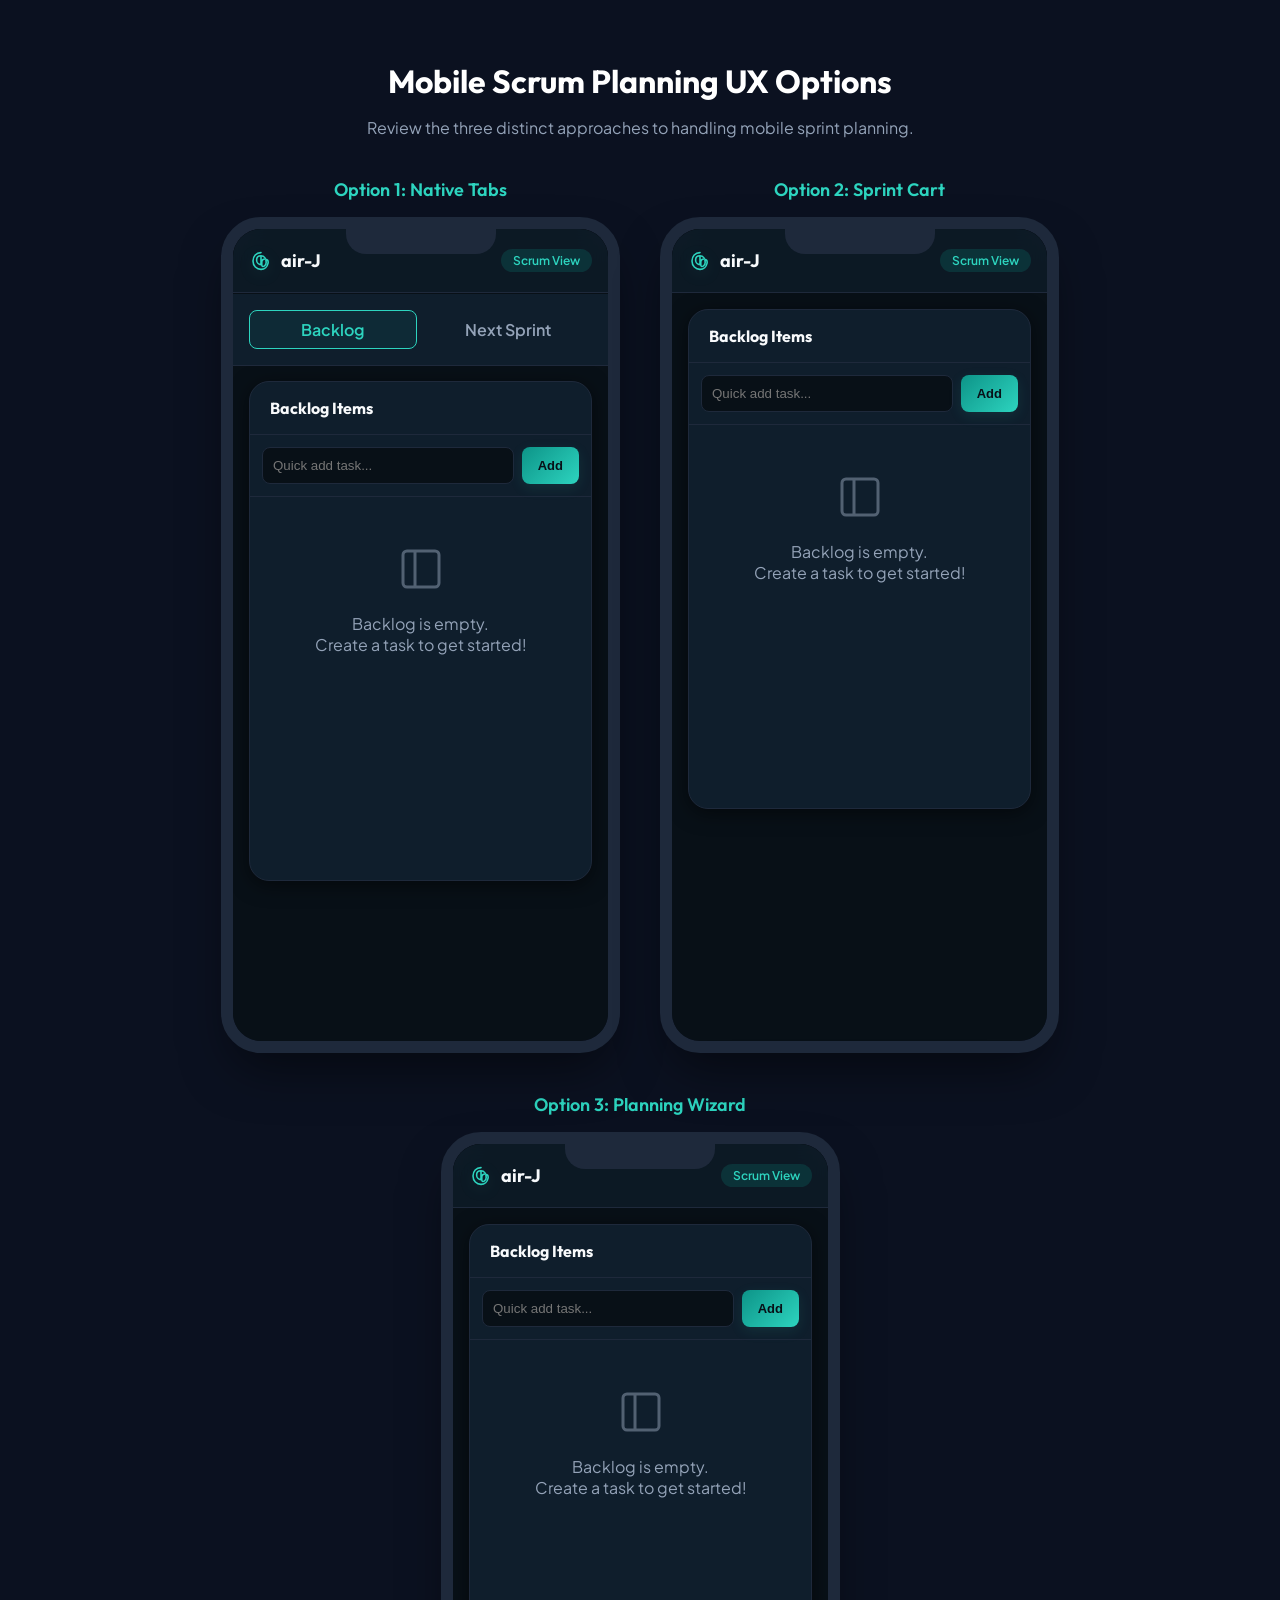
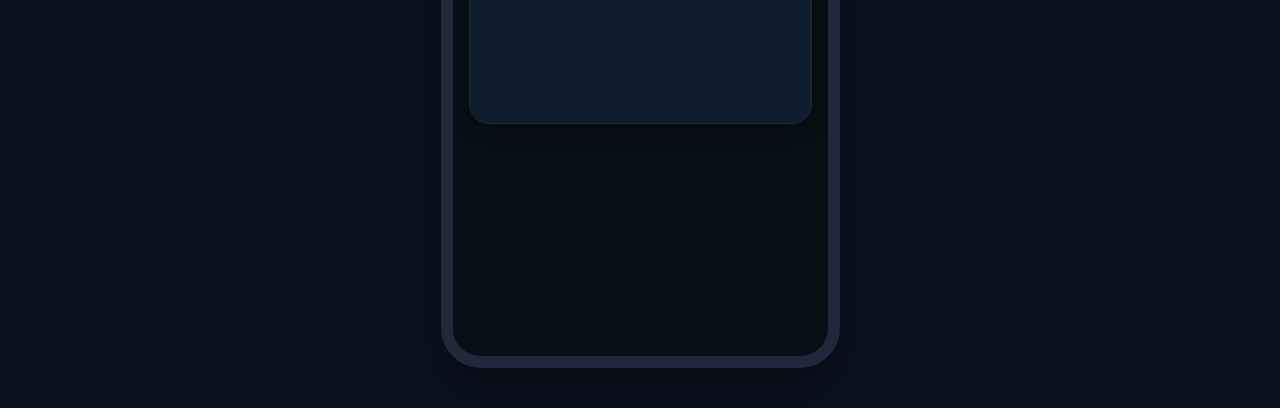
<file: prototypes/index.html>
<!DOCTYPE html>
<html lang="en">
<head>
    <meta charset="UTF-8">
    <meta name="viewport" content="width=device-width, initial-scale=1.0">
    <title>air-J | Mobile Planning UX Prototypes</title>
    <link href="https://fonts.googleapis.com/css2?family=Outfit:wght@300;400;500;600;700;800&family=Plus+Jakarta+Sans:wght@300;400;500;600;700&display=swap" rel="stylesheet">
    <style>
        body { 
            margin: 0; 
            padding: 40px; 
            background-color: #0B1120; 
            color: #fff;
            font-family: 'Plus Jakarta Sans', sans-serif;
            text-align: center;
        }
        h1 { font-family: 'Outfit', sans-serif; font-size: 32px; margin-bottom: 8px; }
        p { color: #94A3B8; margin-bottom: 40px; }
        
        .showcase {
            display: flex;
            justify-content: center;
            gap: 40px;
            flex-wrap: wrap;
        }
        
        .device-mockup {
            width: 375px;
            height: 812px;
            border-radius: 40px;
            border: 12px solid #1E293B;
            background: #0B1120;
            overflow: hidden;
            box-shadow: 0 25px 50px -12px rgba(0, 0, 0, 0.5);
            position: relative;
        }
        
        /* Notch */
        .device-mockup::before {
            content: '';
            position: absolute;
            top: 0;
            left: 50%;
            transform: translateX(-50%);
            width: 150px;
            height: 25px;
            background: #1E293B;
            border-bottom-left-radius: 20px;
            border-bottom-right-radius: 20px;
            z-index: 100;
        }
        
        iframe {
            width: 100%;
            height: 100%;
            border: none;
        }
        
        .opt-label {
            font-family: 'Outfit', sans-serif;
            font-size: 18px;
            font-weight: 600;
            margin-bottom: 16px;
            color: #2DD4BF;
        }
    </style>
</head>
<body>
    <h1>Mobile Scrum Planning UX Options</h1>
    <p>Review the three distinct approaches to handling mobile sprint planning.</p>
    
    <div class="showcase">
        <div>
            <div class="opt-label">Option 1: Native Tabs</div>
            <div class="device-mockup">
                <iframe src="opt1.html"></iframe>
            </div>
        </div>
        
        <div>
            <div class="opt-label">Option 2: Sprint Cart</div>
            <div class="device-mockup">
                <iframe src="opt2.html"></iframe>
            </div>
        </div>
        
        <div>
            <div class="opt-label">Option 3: Planning Wizard</div>
            <div class="device-mockup">
                <iframe src="opt3.html"></iframe>
            </div>
        </div>
    </div>
</body>
</html>
</file>
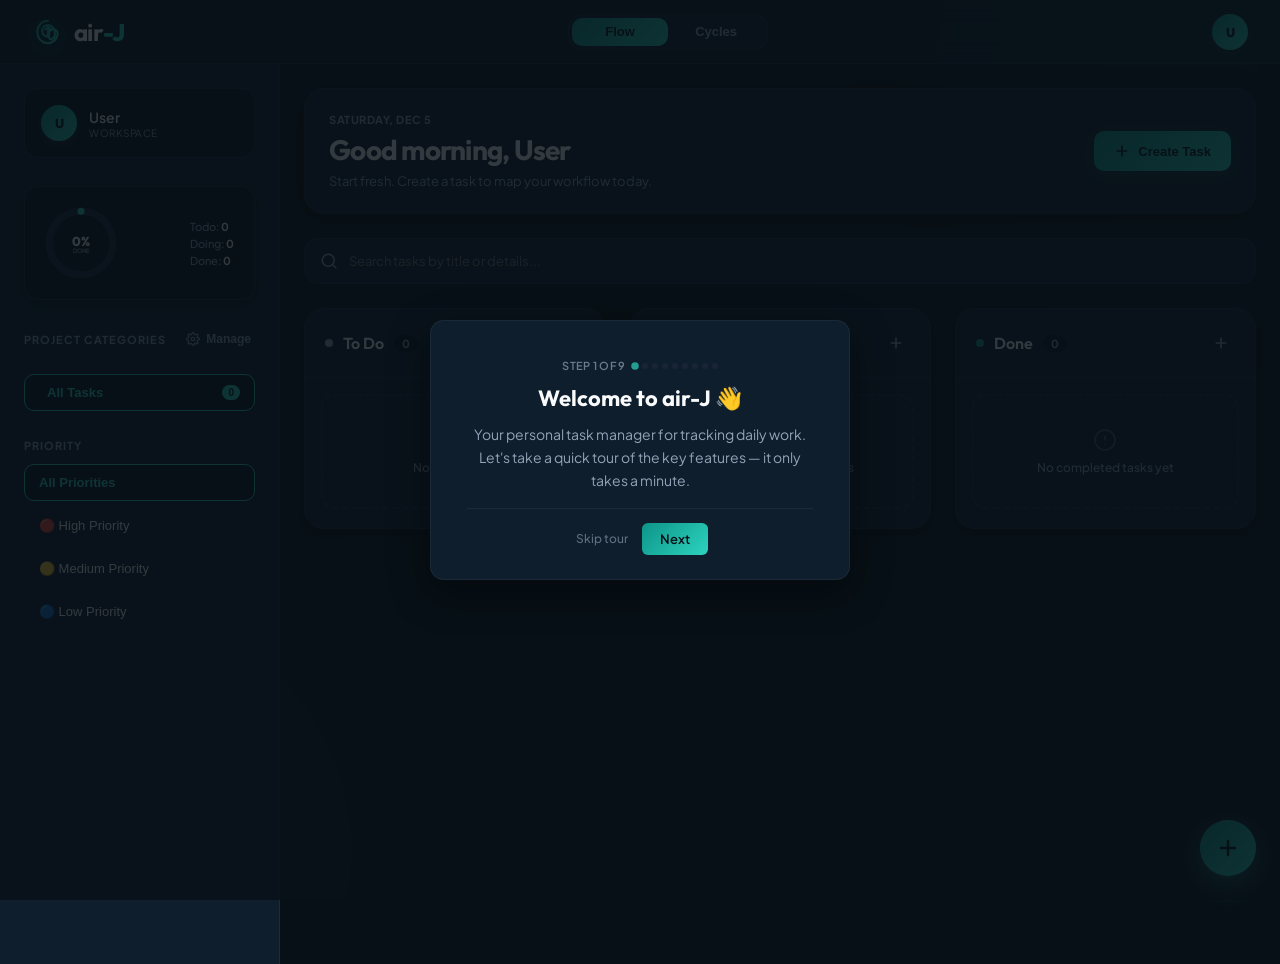
<file: src/index.html>
<!DOCTYPE html>
<html lang="en">
<head>
    <meta charset="UTF-8">
    <meta name="viewport" content="width=device-width, initial-scale=1.0, maximum-scale=1.0, user-scalable=no">
    <title>air-J | Personal Task Manager</title>
    <meta name="description" content="Maintain your flow and track your day with air-J—a responsive mobile-first task manager with Kanban simplicity, locked to the calm and ambient Deep Ocean Abyss design system.">
    <!-- Google Fonts -->
    <link rel="preconnect" href="https://fonts.googleapis.com">
    <link rel="preconnect" href="https://fonts.gstatic.com" crossorigin>
    <link href="https://fonts.googleapis.com/css2?family=Outfit:wght@300;400;500;600;700;800&family=Plus+Jakarta+Sans:wght@300;400;500;600;700&family=Fira+Code:wght@400;500&display=swap" rel="stylesheet">
    <!-- Main Stylesheet -->
    <link rel="stylesheet" href="styles.css">
</head>
<body class="dark-theme">
    <!-- Ambient Backdrop Blobs -->
    <div class="ambient-blobs">
        <div class="blob blob-1"></div>
        <div class="blob blob-2"></div>
    </div>

    <!-- Application Top Navigation Bar -->
    <header class="app-header">
        <div class="brand-wrapper">
            <div class="brand-logo">
                <svg viewBox="0 0 120 120" fill="none" xmlns="http://www.w3.org/2000/svg" style="width: 100%; height: 100%;">
                    <defs>
                        <linearGradient id="header-logo-grad" x1="0%" y1="0%" x2="100%" y2="100%">
                            <stop offset="0%" stop-color="var(--primary)" />
                            <stop offset="100%" stop-color="var(--accent)" />
                        </linearGradient>
                    </defs>
                    <path d="M 60,18 C 36,18 20,36 20,60 C 20,84 38,102 60,102 C 78,102 92,88 95,72 C 98,60 92,50 80,50 C 68,50 64,60 64,68 L 64,80 C 64,86 70,90 76,86 C 82,82 86,74 86,68 C 86,48 76,34 60,34 C 47,34 38,43 38,55 C 38,68 48,78 60,78 L 60,40" fill="none" stroke="url(#header-logo-grad)" stroke-width="8" stroke-linecap="round" stroke-linejoin="round"/>
                    <polyline points="50,50 60,40 70,50" fill="none" stroke="url(#header-logo-grad)" stroke-width="8" stroke-linecap="round" stroke-linejoin="round"/>
                </svg>
            </div>
            <span class="brand-name">air<span>-J</span></span>
        </div>

        <div class="mode-toggle-wrapper" id="header-mode-toggle" data-active-mode="kanban">
            <div class="mode-toggle-slider"></div>
            <button class="mode-toggle-btn active" data-mode="kanban" title="Switch to Flow mode">Flow</button>
            <button class="mode-toggle-btn" data-mode="scrum" title="Switch to Cycles mode">Cycles</button>
        </div>

        <div class="header-actions">
            <div class="profile-dropdown-wrapper" id="profile-dropdown-wrapper">
                <div class="user-avatar" id="profile-avatar" title="User profile" role="button" aria-haspopup="true" aria-expanded="false">U</div>
                <div class="profile-dropdown" id="profile-dropdown">
                    <div class="profile-dropdown-header">
                        <strong>User</strong>
                        <span>Workspace</span>
                    </div>
                    <div class="profile-dropdown-divider"></div>
                    <button class="profile-dropdown-item" id="theme-toggle" title="Toggle Theme mode">
                        <span class="item-icon" id="theme-toggle-icon-container">
                            <svg viewBox="0 0 24 24" fill="none" stroke="currentColor" stroke-width="2" stroke-linecap="round" stroke-linejoin="round" style="width: 16px; height: 16px;">
                                <path d="M21 12.79A9 9 0 1 1 11.21 3 7 7 0 0 0 21 12.79z"/>
                            </svg>
                        </span>
                        <span class="item-label" id="theme-toggle-label">Dark Theme</span>
                    </button>
                    <button class="profile-dropdown-item" id="personalize-btn" title="Personalize your experience">
                        <span class="item-icon">
                            <svg viewBox="0 0 24 24" fill="none" stroke="currentColor" stroke-width="2" stroke-linecap="round" stroke-linejoin="round" style="width: 16px; height: 16px;">
                                <path d="M20 21v-2a4 4 0 0 0-4-4H8a4 4 0 0 0-4 4v2"></path>
                                <circle cx="12" cy="7" r="4"></circle>
                            </svg>
                        </span>
                        <span class="item-label">Personalize</span>
                    </button>
                    <button class="profile-dropdown-item" id="data-management-btn" title="Manage Data & Sync">
                        <span class="item-icon">
                            <svg viewBox="0 0 24 24" fill="none" stroke="currentColor" stroke-width="2" stroke-linecap="round" stroke-linejoin="round" style="width: 16px; height: 16px;">
                                <path d="M21 15v4a2 2 0 0 1-2 2H5a2 2 0 0 1-2-2v-4"></path>
                                <polyline points="17 8 12 3 7 8"></polyline>
                                <line x1="12" y1="3" x2="12" y2="15"></line>
                            </svg>
                        </span>
                        <span class="item-label">Data & Sync</span>
                    </button>
                    <button class="profile-dropdown-item" id="replay-tour-btn" title="Replay onboarding tour">
                        <span class="item-icon">
                            <svg viewBox="0 0 24 24" fill="none" stroke="currentColor" stroke-width="2" stroke-linecap="round" stroke-linejoin="round" style="width: 16px; height: 16px;">
                                <path d="M2 3h6a4 4 0 0 1 4 4v14a3 3 0 0 0-3-3H2z"></path>
                                <path d="M22 3h-6a4 4 0 0 0-4 4v14a3 3 0 0 1 3-3h7z"></path>
                            </svg>
                        </span>
                        <span class="item-label">Replay Tour</span>
                    </button>
                </div>
            </div>
        </div>
    </header>

    <div class="app-container">
        <!-- Persistent Sidebar (Desktop View) -->
        <aside class="sidebar">
            <!-- Profile Welcome Card -->
            <div class="profile-card">
                <div class="user-avatar">U</div>
                <div class="profile-info">
                    <span class="profile-name">User</span>
                    <span class="profile-title">Workspace</span>
                </div>
            </div>

            <!-- Dynamics Analytics progress ring card -->
            <div class="progress-card">
                <div class="progress-circle-wrapper">
                    <svg viewBox="0 0 36 36" class="circular-chart">
                        <path class="circle-bg" d="M18 2.0845 a 15.9155 15.9155 0 0 1 0 31.831 a 15.9155 15.9155 0 0 1 0 -31.831"/>
                        <path id="progress-circle-fill" class="circle-progress" stroke-dasharray="0, 100" d="M18 2.0845 a 15.9155 15.9155 0 0 1 0 31.831 a 15.9155 15.9155 0 0 1 0 -31.831"/>
                    </svg>
                    <div class="circle-text">
                        <span class="percentage-num" id="progress-percentage-label">0%</span>
                        <span class="percentage-lbl">Done</span>
                    </div>
                </div>
                <div class="progress-details">
                    <span class="progress-stat">Todo: <strong id="stats-todo-count">0</strong></span>
                    <span class="progress-stat">Doing: <strong id="stats-doing-count">0</strong></span>
                    <span class="progress-stat">Done: <strong id="stats-done-count">0</strong></span>
                </div>
            </div>

            <!-- Project Category filters -->
            <div class="sidebar-section">
                <div style="display: flex; justify-content: space-between; align-items: center; margin-bottom: 12px;">
                    <span class="sidebar-title" style="margin-bottom: 0;">Project Categories</span>
                    <button class="edit-categories-btn" id="sidebar-manage-cat-btn" title="Manage Categories">
                        <svg viewBox="0 0 24 24" fill="none" stroke="currentColor" stroke-width="2" stroke-linecap="round" stroke-linejoin="round" style="width: 14px; height: 14px;">
                            <circle cx="12" cy="12" r="3"/>
                            <path d="M19.4 15a1.65 1.65 0 0 0 .33 1.82l.06.06a2 2 0 0 1 0 2.83 2 2 0 0 1-2.83 0l-.06-.06a1.65 1.65 0 0 0-1.82-.33 1.65 1.65 0 0 0-1 1.51V21a2 2 0 0 1-2 2 2 2 0 0 1-2-2v-.09A1.65 1.65 0 0 0 9 19.4a1.65 1.65 0 0 0-1.82.33l-.06.06a2 2 0 0 1-2.83 0 2 2 0 0 1 0-2.83l.06-.06a1.65 1.65 0 0 0 .33-1.82 1.65 1.65 0 0 0-1.51-1H3a2 2 0 0 1-2-2 2 2 0 0 1 2-2h.09A1.65 1.65 0 0 0 4.6 9a1.65 1.65 0 0 0-.33-1.82l-.06-.06a2 2 0 0 1 0-2.83 2 2 0 0 1 2.83 0l.06.06a1.65 1.65 0 0 0 1.82.33H9a1.65 1.65 0 0 0 1-1.51V3a2 2 0 0 1 2-2 2 2 0 0 1 2 2v.09a1.65 1.65 0 0 0 1 1.51 1.65 1.65 0 0 0 1.82-.33l.06-.06a2 2 0 0 1 2.83 0 2 2 0 0 1 0 2.83l-.06.06a1.65 1.65 0 0 0-.33 1.82V9a1.65 1.65 0 0 0 1.51 1H21a2 2 0 0 1 2 2 2 2 0 0 1-2 2h-.09a1.65 1.65 0 0 0-1.51 1z"/>
                        </svg>
                        Manage
                    </button>
                </div>
                <nav class="filter-menu" id="category-filter-list">
                    <!-- Dynamic categories injected here -->
                </nav>
            </div>

            <!-- Priority Filters -->
            <div class="sidebar-section">
                <span class="sidebar-title">Priority</span>
                <nav class="filter-menu" id="priority-filter-list">
                    <button class="filter-item active" data-priority-filter="all">
                        <span class="filter-label">All Priorities</span>
                    </button>
                    <button class="filter-item" data-priority-filter="High">
                        <span class="filter-label">🔴 High Priority</span>
                    </button>
                    <button class="filter-item" data-priority-filter="Medium">
                        <span class="filter-label">🟡 Medium Priority</span>
                    </button>
                    <button class="filter-item" data-priority-filter="Low">
                        <span class="filter-label">🔵 Low Priority</span>
                    </button>
                </nav>
            </div>
            <!-- Sprint History (Scrum Mode only) -->
            <div class="sidebar-section scrum-only">
                <span class="sidebar-title">Sprint History</span>
                <nav class="filter-menu" id="sprint-history-list" style="max-height: 200px; overflow-y: auto; display: flex; flex-direction: column; gap: 4px; padding-right: 4px;">
                    <!-- Past sprints injected here -->
                </nav>
            </div>
        </aside>

        <!-- Main Workspace Flow -->
        <main class="workspace-container">
            <!-- Active overview banner -->
            <section class="dashboard-overview">
                <div class="dashboard-welcome">
                    <span class="dashboard-date" id="current-date-string">Monday, Jun 1</span>
                    <h1 id="welcome-message-header">Manage your flow, User</h1>
                    <p id="dashboard-subtitle-string">You have 0 active tasks in progress today.</p>
                </div>
                <div class="dashboard-actions">
                    <button class="btn-primary" id="header-add-task-btn" title="Create Task button">
                        <svg viewBox="0 0 24 24" fill="none" stroke="currentColor" stroke-width="2.5" stroke-linecap="round" stroke-linejoin="round">
                            <line x1="12" y1="5" x2="12" y2="19"/><line x1="5" y1="12" x2="19" y2="12"/>
                        </svg>
                        Create Task
                    </button>
                </div>
            </section>

            <!-- Sprint Header Widget (Scrum Mode only) -->
            <section class="sprint-header-widget" id="sprint-header-widget">
                <div class="sprint-info">
                    <span class="sprint-status-badge">Active</span>
                    <span class="sprint-widget-name" id="sprint-widget-name" style="display: none;">Sprint 1</span>
                </div>
                <div class="sprint-progress-section">
                    <div class="sprint-progress-meta">
                        <span id="sprint-progress-ratio" style="font-size: 11px; font-weight: 700; color: var(--text-main); white-space: nowrap;">0/0 Completed</span>
                        <span class="sprint-days-badge">⏳ <span id="sprint-days-remaining">0</span> days left</span>
                    </div>
                    <div class="sprint-progress-bar-track">
                        <div class="sprint-progress-bar-fill" id="sprint-progress-fill" style="width: 0%;"></div>
                    </div>
                </div>
            </section>

            <!-- Collapsible Search Bar (hidden by default on mobile) -->
            <section class="workspace-toolbar" id="mobile-search-panel">
                <div class="search-box-wrapper">
                    <svg viewBox="0 0 24 24" fill="none" stroke="currentColor" stroke-width="2" stroke-linecap="round" stroke-linejoin="round" class="search-icon">
                        <circle cx="11" cy="11" r="8"/><line x1="21" y1="21" x2="16.65" y2="16.65"/>
                    </svg>
                    <input type="text" id="global-search-input" placeholder="Search tasks by title or details..." aria-label="Search tasks">
                    <button class="search-clear-btn" id="search-clear-btn" aria-label="Clear search">✕</button>
                </div>
            </section>
            <!-- Mobile Segmented Column Tab Control -->
            <section class="mobile-view-tabs">
                <div class="segmented-control" data-active-tab="todo" id="column-segmented-control">
                    <div class="segmented-slider"></div>
                    <button class="tab-trigger active" data-tab-target="todo" id="tab-todo-btn">
                        <span>To Do</span>
                        <span class="tab-badge" id="badge-todo-count">0</span>
                    </button>
                    <button class="tab-trigger" data-tab-target="doing" id="tab-doing-btn">
                        <span>Doing</span>
                        <span class="tab-badge" id="badge-doing-count">0</span>
                    </button>
                    <button class="tab-trigger" data-tab-target="done" id="tab-done-btn">
                        <span>Done</span>
                        <span class="tab-badge" id="badge-done-count">0</span>
                    </button>
                </div>
            </section>

            <!-- Mobile Category Filter Pills -->
            <div class="mobile-category-filters" id="mobile-category-filters">
                <!-- Populated by JS -->
            </div>


            <!-- Responsive Kanban Board Grid -->
            <section class="kanban-board">
                <!-- Scrum Backlog Panel (First Column in Scrum Mode) -->
                <div class="scrum-backlog-panel scrum-only" id="backlog-column">
                    <div class="backlog-header">
                        <div class="backlog-title-area">
                            <span class="backlog-dot"></span>
                            <h2 class="backlog-title">Backlog</h2>
                            <span class="backlog-count" id="backlog-count">0</span>
                        </div>
                        <div class="backlog-actions">
                            <button class="column-add-btn" id="backlog-add-task-btn" title="Add task to Backlog">
                                <svg viewBox="0 0 24 24" fill="none" stroke="currentColor" stroke-width="2.5" stroke-linecap="round" stroke-linejoin="round">
                                    <line x1="12" y1="5" x2="12" y2="19"/><line x1="5" y1="12" x2="19" y2="12"/>
                                </svg>
                            </button>
                        </div>
                    </div>
                    <!-- Quick Add Row (visible on mobile in Scrum mode) -->
                    <div class="quick-add-backlog-row" id="quick-add-backlog-row">
                        <input type="text" id="quick-add-backlog-input" placeholder="Quick add task..." maxlength="100" autocomplete="off">
                        <button type="button" class="btn-primary" id="quick-add-backlog-btn" style="padding: 0 14px; flex-shrink: 0;">Add</button>
                    </div>
                    <div class="backlog-task-list" id="backlog-cards-list">
                        <!-- Backlog task items injected here -->
                    </div>
                </div>

                <!-- Sprint Planning Placeholder (shown when no active sprint) -->
                <div class="sprint-planning-placeholder scrum-only" id="sprint-planning-placeholder">
                    <div class="planning-placeholder-card">
                        <div class="placeholder-icon">
                            <svg viewBox="0 0 24 24" fill="none" stroke="currentColor" stroke-width="1.5" stroke-linecap="round" stroke-linejoin="round">
                                <circle cx="12" cy="12" r="10"/>
                                <polyline points="12 6 12 12 16 14"/>
                            </svg>
                        </div>
                        <h3>No Active Sprint</h3>
                        <p>Configure a sprint cycle and commit tasks from your backlog to start tracking progress.</p>
                        <button class="btn-primary" id="plan-first-sprint-btn">
                            <svg viewBox="0 0 24 24" fill="none" stroke="currentColor" stroke-width="2.5" stroke-linecap="round" stroke-linejoin="round" style="width: 16px; height: 16px;">
                                <line x1="12" y1="5" x2="12" y2="19"/><line x1="5" y1="12" x2="19" y2="12"/>
                            </svg>
                            Plan Sprint
                        </button>
                    </div>
                </div>

                <!-- Next Sprint Column (shown during planning) -->
                <div class="kanban-column column-next-sprint scrum-only" id="column-next-sprint">
                    <div class="column-header">
                        <div class="column-title-area">
                            <span class="column-dot" style="background-color: var(--accent);"></span>
                            <h2 class="column-title">Next Sprint</h2>
                            <span class="column-count" id="next-sprint-count">0</span>
                        </div>
                        <div class="column-actions">
                            <button class="btn-primary" id="start-sprint-lock-btn" style="padding: 6px 12px; font-size: 12px; display: flex; align-items: center; gap: 4px;">
                                <svg viewBox="0 0 24 24" fill="none" stroke="currentColor" stroke-width="2" stroke-linecap="round" stroke-linejoin="round" style="width: 14px; height: 14px;">
                                    <polygon points="5 3 19 12 5 21 5 3"/>
                                </svg>
                                Start
                            </button>
                        </div>
                    </div>
                    <div class="column-cards-list" id="next-sprint-cards-list">
                        <!-- Cards injected dynamically -->
                    </div>
                </div>

                <!-- COLUMN 1: TO DO -->
                <div class="kanban-column column-todo active-tab" data-status="todo" id="column-todo">
                    <div class="column-header">
                        <div class="column-title-area">
                            <span class="column-dot"></span>
                            <h2 class="column-title">To Do</h2>
                            <span class="column-count" id="todo-count">0</span>
                        </div>
                        <div class="column-actions">
                            <button class="column-add-btn" data-column-add="todo" title="Add task to To Do list">
                                <svg viewBox="0 0 24 24" fill="none" stroke="currentColor" stroke-width="2.5" stroke-linecap="round" stroke-linejoin="round">
                                    <line x1="12" y1="5" x2="12" y2="19"/><line x1="5" y1="12" x2="19" y2="12"/>
                                </svg>
                            </button>
                        </div>
                    </div>
                    <div class="column-cards-list" id="todo-cards-list">
                        <!-- Cards injected dynamically -->
                    </div>
                </div>

                <!-- COLUMN 2: DOING -->
                <div class="kanban-column column-doing" data-status="doing" id="column-doing">
                    <div class="column-header">
                        <div class="column-title-area">
                            <span class="column-dot"></span>
                            <h2 class="column-title">Doing</h2>
                            <span class="column-count" id="doing-count">0</span>
                        </div>
                        <div class="column-actions">
                            <button class="column-add-btn" data-column-add="doing" title="Add task to Doing list">
                                <svg viewBox="0 0 24 24" fill="none" stroke="currentColor" stroke-width="2.5" stroke-linecap="round" stroke-linejoin="round">
                                    <line x1="12" y1="5" x2="12" y2="19"/><line x1="5" y1="12" x2="19" y2="12"/>
                                </svg>
                            </button>
                        </div>
                    </div>
                    <div class="column-cards-list" id="doing-cards-list">
                        <!-- Cards injected dynamically -->
                    </div>
                </div>

                <!-- COLUMN 3: DONE -->
                <div class="kanban-column column-done" data-status="done" id="column-done">
                    <div class="column-header">
                        <div class="column-title-area">
                            <span class="column-dot"></span>
                            <h2 class="column-title">Done</h2>
                            <span class="column-count" id="done-count">0</span>
                        </div>
                        <div class="column-actions">
                            <button class="column-add-btn" data-column-add="done" title="Add task to Done list">
                                <svg viewBox="0 0 24 24" fill="none" stroke="currentColor" stroke-width="2.5" stroke-linecap="round" stroke-linejoin="round">
                                    <line x1="12" y1="5" x2="12" y2="19"/><line x1="5" y1="12" x2="19" y2="12"/>
                                </svg>
                            </button>
                        </div>
                    </div>
                    <div class="column-cards-list" id="done-cards-list">
                        <!-- Cards injected dynamically -->
                    </div>
                </div>
            </section>

            <!-- Sprint Footer Actions & Collapsed Backlog (Scrum Mode only) -->
            <div id="collapsed-backlog-container" style="width: 100%; max-width: 800px; margin: 0 auto; padding: 0 16px;"></div>
            <div class="sprint-footer-actions">
                <button class="btn-secondary" id="sprint-end-btn" title="End current sprint early">End Sprint</button>
            </div>
        </main>
    </div>

    <!-- Sprint Cart Banner (mobile Scrum, no active sprint) -->
    <div class="sprint-cart-banner" id="sprint-cart-banner" aria-hidden="true">
        <div class="cart-banner-info">
            <h4 class="cart-banner-title">Next Sprint</h4>
            <p class="cart-banner-subtitle"><span id="cart-task-count">0</span> Tasks Staged</p>
        </div>
        <button class="btn-primary" id="sprint-cart-review-btn" style="padding: 10px 18px; font-size: 13px; white-space: nowrap;">Review &amp; Start</button>
    </div>

    <!-- Sprint Cart Sheet (slides up from bottom) -->
    <div class="sprint-cart-sheet" id="sprint-cart-sheet">
        <div class="drag-handle"></div>
        <div class="review-sheet-header">
            <div class="review-sheet-title-area">
                <h3>Sprint Plan</h3>
                <span class="review-sheet-date">Review staged tasks</span>
            </div>
            <button class="sheet-close-btn" id="sprint-cart-close-btn" aria-label="Close sprint cart">✕</button>
        </div>
        <div class="review-sheet-body" style="padding-bottom: 0;">
            <!-- Staged tasks list -->
            <div class="review-task-list" id="cart-sheet-staged-list" style="margin-bottom: 20px;">
                <!-- Populated by JS -->
            </div>

            <!-- Duration Picker -->
            <div class="cart-duration-section">
                <p class="cart-duration-label">Sprint Duration</p>
                <div class="cart-duration-picker" id="cart-duration-picker">
                    <button type="button" class="cart-duration-btn selected" data-cart-weeks="1">
                        <strong>1 Week</strong>
                        <span>7 days</span>
                    </button>
                    <button type="button" class="cart-duration-btn" data-cart-weeks="2">
                        <strong>2 Weeks</strong>
                        <span>14 days</span>
                    </button>
                    <button type="button" class="cart-duration-btn" data-cart-weeks="3">
                        <strong>3 Weeks</strong>
                        <span>21 days</span>
                    </button>
                    <button type="button" class="cart-duration-btn" data-cart-weeks="4">
                        <strong>4 Weeks</strong>
                        <span>28 days</span>
                    </button>
                </div>
            </div>
        </div>
        <div class="cart-sheet-footer">
            <button class="btn-primary" id="sprint-cart-start-btn" style="width: 100%; padding: 14px;">Start Sprint</button>
        </div>
    </div>

    <!-- Floating Action Speed Dial Cluster -->
    <div class="fab-cluster">
        <button class="mini-fab" id="mobile-search-toggle-btn" aria-label="Search Tasks">
            <svg viewBox="0 0 24 24" fill="none" stroke="currentColor" stroke-width="2.5" stroke-linecap="round" stroke-linejoin="round">
                <circle cx="11" cy="11" r="8"/><line x1="21" y1="21" x2="16.65" y2="16.65"/>
            </svg>
        </button>
        <button class="mini-fab" id="mobile-review-toggle-btn" aria-label="Day Review">
            <svg viewBox="0 0 24 24" fill="none" stroke="currentColor" stroke-width="2.5" stroke-linecap="round" stroke-linejoin="round">
                <rect x="3" y="3" width="18" height="18" rx="2"/>
                <line x1="3" y1="9" x2="21" y2="9"/>
                <line x1="9" y1="21" x2="9" y2="9"/>
            </svg>
        </button>
        <button class="floating-fab" id="global-add-task-fab" title="Create Task">
            <svg viewBox="0 0 24 24" fill="none" stroke="currentColor" stroke-width="2.5" stroke-linecap="round" stroke-linejoin="round">
                <line x1="12" y1="5" x2="12" y2="19"/><line x1="5" y1="12" x2="19" y2="12"/>
            </svg>
        </button>
    </div>

    <!-- Responsive Dialog Overlay: Slides up on mobile, scales centered on desktop -->
    <div class="modal-overlay" id="task-view-modal">
        <div class="modal-card">
            <!-- Drag handle visually shown on mobile views -->
            <div class="drag-handle" id="view-modal-drag-handle"></div>
            
            <div class="modal-header">
                <h3>Task Details</h3>
                <div style="display: flex; gap: 8px; align-items: center;">
                    <button class="btn-secondary" id="view-modal-edit-btn" style="padding: 6px 14px; font-size: 13px;">Edit</button>
                    <button class="sheet-close-btn" id="view-modal-close-btn" aria-label="Close dialog">✕</button>
                </div>
            </div>
            
            <div class="modal-body" style="padding-top: 0;">
                <div class="task-view-details">
                    <div>
                        <h2 class="task-view-title" id="view-task-title">Task Title</h2>
                    </div>
                    <div class="task-tags-row" style="margin-top: -8px;">
                        <span class="tag-badge" id="view-task-category">Category</span>
                        <span class="priority-pill" id="view-task-priority">Priority</span>
                    </div>
                    
                    <div class="task-view-desc" id="view-task-desc">
                        Description goes here
                    </div>
                    
                    <div class="task-view-meta-row">
                        <div class="task-view-meta-item">
                            <span class="task-view-meta-label">Status</span>
                            <span class="task-view-meta-value" id="view-task-status">To Do</span>
                        </div>
                        <div class="task-view-meta-item">
                            <span class="task-view-meta-label">Due Date</span>
                            <span class="task-view-meta-value" id="view-task-due">No Date</span>
                        </div>
                    </div>
                </div>
            </div>
        </div>
    </div>

    <!-- Responsive Dialog Overlay: Slides up on mobile, scales centered on desktop -->
    <div class="modal-overlay" id="task-modal">
        <div class="modal-card">
            <!-- Drag handle visually shown on mobile views -->
            <div class="drag-handle" id="modal-drag-handle"></div>
            
            <div class="modal-header">
                <h3 id="modal-action-title">Create Task</h3>
                <button class="sheet-close-btn" id="modal-close-btn" aria-label="Close dialog">✕</button>
            </div>
            
            <div class="modal-body">
                <form class="task-form" id="task-creation-form" autocomplete="off">
                    <input type="hidden" id="edit-task-id" value="">
                    
                    <div class="form-group">
                        <label for="form-task-title">Task Title</label>
                        <input type="text" id="form-task-title" placeholder="What needs to be done?" required>
                    </div>
                    
                    <div class="form-group">
                        <label for="form-task-desc">Description / Notes</label>
                        <textarea id="form-task-desc" rows="3" placeholder="Add further context or details..."></textarea>
                    </div>
                    
                    <div class="form-row">
                        <div class="form-group">
                            <div class="form-label-row" style="display: flex; justify-content: space-between; align-items: center; height: 16px;">
                                <label for="form-task-category">Category</label>
                                <button type="button" class="edit-categories-btn" id="form-manage-cat-btn" title="Edit Categories" style="padding: 0; font-size: 11px;">Edit</button>
                            </div>
                            <select id="form-task-category">
                                <!-- Populated by JS -->
                            </select>
                        </div>
                        <div class="form-group">
                            <div class="form-label-row" style="display: flex; align-items: center; height: 16px;">
                                <label for="form-task-priority">Priority</label>
                            </div>
                            <select id="form-task-priority">
                                <option value="Low">🔵 Low</option>
                                <option value="Medium" selected>🟡 Medium</option>
                                <option value="High">🔴 High</option>
                            </select>
                        </div>
                    </div>
                    
                    <div class="form-row">
                        <div class="form-group">
                            <label for="form-task-status">Flow Status</label>
                            <select id="form-task-status">
                                <option value="todo">To Do</option>
                                <option value="doing">Doing</option>
                                <option value="done">Done</option>
                            </select>
                        </div>
                        <div class="form-group">
                            <label for="form-task-due">Due Date</label>
                            <input type="date" id="form-task-due">
                        </div>
                    </div>
                    
                    <div class="form-actions">
                        <button type="button" class="btn-secondary" id="form-cancel-btn">Cancel</button>
                        <button type="submit" class="btn-primary" id="form-submit-btn">Save Task</button>
                    </div>
                </form>
            </div>
        </div>
    </div>

    <!-- Sprint Review Bottom Sheet Backdrop -->
    <div class="review-sheet-backdrop" id="sprint-review-backdrop"></div>

    <!-- Sprint Review Bottom Sheet Panel -->
    <div class="sprint-review-sheet" id="sprint-review-sheet">
        <div class="drag-handle"></div>
        <div class="review-sheet-header">
            <div class="review-sheet-title-area">
                <h3 id="sprint-review-title">Sprint Review</h3>
                <span class="review-sheet-date" id="sprint-review-subtitle">Sprint Summary</span>
            </div>
            <button class="sheet-close-btn" id="sprint-review-close-btn" aria-label="Close sprint review">✕</button>
        </div>

        <div class="review-sheet-body" style="padding-bottom: 24px;">
            <!-- Section: Completed Tasks -->
            <div class="sprint-review-section">
                <div class="review-section-header">
                    <div class="review-section-icon review-icon-done" style="background: rgba(16, 185, 129, 0.1); color: var(--accent);">
                        <svg viewBox="0 0 24 24" fill="none" stroke="currentColor" stroke-width="2" stroke-linecap="round" stroke-linejoin="round" style="width: 16px; height: 16px;">
                            <polyline points="20 6 9 17 4 12"/>
                        </svg>
                    </div>
                    <span class="review-section-label">Completed Tasks</span>
                    <span class="review-section-count" id="sprint-review-completed-count">0</span>
                </div>
                <div class="review-task-list" id="sprint-review-completed-list">
                    <!-- Populated by JS -->
                </div>
            </div>

            <!-- Section: Incomplete Tasks -->
            <div class="sprint-review-section">
                <div class="review-section-header">
                    <div class="review-section-icon review-icon-high" style="background: rgba(239, 68, 68, 0.1); color: #EF4444;">
                        <svg viewBox="0 0 24 24" fill="none" stroke="currentColor" stroke-width="2.5" stroke-linecap="round" stroke-linejoin="round" style="width: 16px; height: 16px;">
                            <line x1="18" y1="6" x2="6" y2="18"/><line x1="6" y1="6" x2="18" y2="18"/>
                        </svg>
                    </div>
                    <span class="review-section-label">Incomplete Tasks</span>
                    <span class="review-section-count" id="sprint-review-incomplete-count">0</span>
                </div>
                <div class="review-task-list" id="sprint-review-incomplete-list">
                    <!-- Populated by JS -->
                </div>
            </div>

            <div class="form-actions" style="margin-top: 30px; display: flex; justify-content: flex-end;">
                <button class="btn-primary" id="sprint-review-finish-btn" style="padding: 10px 24px;">Finish Review</button>
            </div>
        </div>
    </div>

    <!-- Day Review Bottom Sheet Backdrop -->
    <div class="review-sheet-backdrop" id="review-sheet-backdrop"></div>

    <!-- Day Review Bottom Sheet Panel -->
    <div class="review-bottom-sheet" id="review-bottom-sheet">
        <div class="drag-handle"></div>
        <div class="review-sheet-header">
            <div class="review-sheet-title-area">
                <h3 id="review-sheet-title">Day Review</h3>
                <span class="review-sheet-date" id="review-sheet-date"></span>
            </div>
            <button class="sheet-close-btn" id="review-sheet-close-btn" aria-label="Close day review">✕</button>
        </div>

        <div class="review-sheet-body">

            <!-- Section: In Progress -->
            <div class="review-section">
                <div class="review-section-header">
                    <div class="review-section-icon review-icon-doing">
                        <svg viewBox="0 0 24 24" fill="none" stroke="currentColor" stroke-width="2" stroke-linecap="round" stroke-linejoin="round">
                            <circle cx="12" cy="12" r="10"/>
                            <polyline points="12 6 12 12 16 14"/>
                        </svg>
                    </div>
                    <span class="review-section-label">In Progress</span>
                    <span class="review-section-count" id="review-doing-count">0</span>
                </div>
                <div class="review-task-list" id="review-in-progress-list">
                    <!-- Populated by JS -->
                </div>
            </div>

            <!-- Section: Due Soon (within 3 days) -->
            <div class="review-section">
                <div class="review-section-header">
                    <div class="review-section-icon review-icon-due">
                        <svg viewBox="0 0 24 24" fill="none" stroke="currentColor" stroke-width="2" stroke-linecap="round" stroke-linejoin="round">
                            <rect x="3" y="4" width="18" height="18" rx="2" ry="2"/>
                            <line x1="16" y1="2" x2="16" y2="6"/>
                            <line x1="8" y1="2" x2="8" y2="6"/>
                            <line x1="3" y1="10" x2="21" y2="10"/>
                        </svg>
                    </div>
                    <span class="review-section-label">Due Soon <em>(next 3 days)</em></span>
                    <span class="review-section-count" id="review-due-count">0</span>
                </div>
                <div class="review-task-list" id="review-due-soon-list">
                    <!-- Populated by JS -->
                </div>
            </div>

            <!-- Section: High Priority -->
            <div class="review-section">
                <div class="review-section-header">
                    <div class="review-section-icon review-icon-high">
                        <svg viewBox="0 0 24 24" fill="none" stroke="currentColor" stroke-width="2" stroke-linecap="round" stroke-linejoin="round">
                            <path d="M10.29 3.86L1.82 18a2 2 0 0 0 1.71 3h16.94a2 2 0 0 0 1.71-3L13.71 3.86a2 2 0 0 0-3.42 0z"/>
                            <line x1="12" y1="9" x2="12" y2="13"/>
                            <line x1="12" y1="17" x2="12.01" y2="17"/>
                        </svg>
                    </div>
                    <span class="review-section-label">High Priority</span>
                    <span class="review-section-count" id="review-high-count">0</span>
                </div>
                <div class="review-task-list" id="review-high-priority-list">
                    <!-- Populated by JS -->
                </div>
            </div>

        </div>
    </div>

    <!-- Sprint Planning Modal -->
    <div class="modal-overlay" id="sprint-planning-modal">
        <div class="modal-card" style="max-width: 440px;">
            <div class="modal-header">
                <h3>Plan New Sprint</h3>
                <button class="sheet-close-btn" id="sprint-modal-close-btn" aria-label="Close dialog">✕</button>
            </div>
            <div class="modal-body" style="padding-top: 10px;">
                <form class="task-form" id="sprint-planning-form" autocomplete="off">
                    <div class="form-group">
                        <label style="margin-bottom: 12px; display: block;">Sprint Duration</label>
                        <div class="sprint-duration-selector" id="sprint-duration-selector" style="display: flex; gap: 8px; justify-content: space-between;">
                            <button type="button" class="sprint-duration-option selected" data-weeks="1" style="flex: 1; padding: 12px; display: flex; flex-direction: column; align-items: center; gap: 4px;">
                                <strong>1 Week</strong>
                                <span style="font-size: 10px; opacity: 0.7;">7 days cycle</span>
                            </button>
                            <button type="button" class="sprint-duration-option" data-weeks="2" style="flex: 1; padding: 12px; display: flex; flex-direction: column; align-items: center; gap: 4px;">
                                <strong>2 Weeks</strong>
                                <span style="font-size: 10px; opacity: 0.7;">14 days cycle</span>
                            </button>
                            <button type="button" class="sprint-duration-option" data-weeks="3" style="flex: 1; padding: 12px; display: flex; flex-direction: column; align-items: center; gap: 4px;">
                                <strong>3 Weeks</strong>
                                <span style="font-size: 10px; opacity: 0.7;">21 days cycle</span>
                            </button>
                            <button type="button" class="sprint-duration-option" data-weeks="4" style="flex: 1; padding: 12px; display: flex; flex-direction: column; align-items: center; gap: 4px;">
                                <strong>4 Weeks</strong>
                                <span style="font-size: 10px; opacity: 0.7;">28 days cycle</span>
                            </button>
                        </div>
                    </div>
                    <div class="form-actions" style="margin-top: 24px;">
                        <button type="button" class="btn-secondary" id="sprint-cancel-btn">Cancel</button>
                        <button type="submit" class="btn-primary" id="sprint-submit-btn">Plan Sprint</button>
                    </div>
                </form>
            </div>
        </div>
    </div>

    <!-- Category Manager Modal -->
    <div class="modal-overlay category-manager-modal" id="category-manager-modal">
        <div class="modal-card">
            <div class="modal-header">
                <h3>Manage Categories</h3>
                <button class="sheet-close-btn" id="cat-modal-close-btn" aria-label="Close dialog">✕</button>
            </div>
            <div class="modal-body" style="padding-top: 10px;">
                <div class="category-list-container" id="category-manager-list">
                    <!-- Populated by JS -->
                </div>
                
                <form class="add-category-form" id="add-category-form" autocomplete="off">
                    <h4>Create New Category</h4>
                    <div class="form-group" style="margin-bottom: 0;">
                        <input type="text" id="new-cat-name" placeholder="Category name..." required maxlength="20">
                    </div>
                    <div class="color-swatch-picker" id="new-cat-color-picker">
                        <div class="color-swatch selected" data-color="#3B82F6" style="background-color: #3B82F6;"></div>
                        <div class="color-swatch" data-color="#10B981" style="background-color: #10B981;"></div>
                        <div class="color-swatch" data-color="#8B5CF6" style="background-color: #8B5CF6;"></div>
                        <div class="color-swatch" data-color="#F59E0B" style="background-color: #F59E0B;"></div>
                        <div class="color-swatch" data-color="#EF4444" style="background-color: #EF4444;"></div>
                        <div class="color-swatch" data-color="#06B6D4" style="background-color: #06B6D4;"></div>
                        <div class="color-swatch" data-color="#EC4899" style="background-color: #EC4899;"></div>
                    </div>
                    <div class="add-cat-btn-row">
                        <button type="submit" class="btn-primary" style="padding: 8px 16px; font-size: 13px;">Add Category</button>
                    </div>
                </form>
            </div>
        </div>
    </div>

    <!-- Data & Sync Modal -->
    <div class="modal-overlay" id="data-sync-modal">
        <div class="modal-card" style="max-width: 500px;">
            <div class="modal-header">
                <h3>Data & Sync</h3>
                <button class="sheet-close-btn" id="data-sync-close-btn" aria-label="Close dialog">✕</button>
            </div>
            <div class="modal-body" style="padding-top: 10px;">
                <div class="data-sync-instructional" style="background: var(--surface-hover); border: 1px solid var(--border-color); border-radius: 8px; padding: 16px; margin-bottom: 24px;">
                    <h4 style="margin-top: 0; margin-bottom: 8px; color: var(--text-main); font-size: 14px;">How to sync across devices:</h4>
                    <p style="margin: 0 0 12px 0; color: var(--text-muted); font-size: 13px; line-height: 1.5;">Air-J is a privacy-first, offline application. Your data never leaves your browser automatically. To use Air-J across multiple devices:</p>
                    <ol style="margin: 0; padding-left: 20px; color: var(--text-muted); font-size: 13px; line-height: 1.5;">
                        <li style="margin-bottom: 6px;">Click <strong>Export Backup</strong> to download your tasks.</li>
                        <li style="margin-bottom: 6px;">Save this <code>.json</code> file to your preferred cloud drive: 
                            <div style="margin-top: 4px; display: flex; gap: 8px;">
                                <a href="https://drive.google.com" target="_blank" rel="noopener" style="color: var(--accent); text-decoration: none; font-weight: 500;">Google Drive</a> • 
                                <a href="https://www.dropbox.com" target="_blank" rel="noopener" style="color: var(--accent); text-decoration: none; font-weight: 500;">Dropbox</a> • 
                                <a href="https://onedrive.live.com" target="_blank" rel="noopener" style="color: var(--accent); text-decoration: none; font-weight: 500;">OneDrive</a>
                            </div>
                        </li>
                        <li>Open Air-J on your other device and <strong>Import</strong> the file.</li>
                    </ol>
                </div>

                <div class="data-sync-actions" style="display: flex; flex-direction: column; gap: 24px;">
                    <div class="data-sync-section">
                        <h4 style="margin-top: 0; margin-bottom: 4px; color: var(--text-main); font-size: 14px;">Export Data</h4>
                        <p style="margin: 0 0 12px 0; color: var(--text-muted); font-size: 12px;">Download all your tasks, categories, and sprint history.</p>
                        <button class="btn-primary" id="export-data-btn" style="width: 100%; justify-content: center; padding: 12px;">
                            <svg viewBox="0 0 24 24" fill="none" stroke="currentColor" stroke-width="2" stroke-linecap="round" stroke-linejoin="round" style="width: 16px; height: 16px; margin-right: 8px;">
                                <path d="M21 15v4a2 2 0 0 1-2 2H5a2 2 0 0 1-2-2v-4"></path>
                                <polyline points="7 10 12 15 17 10"></polyline>
                                <line x1="12" y1="15" x2="12" y2="3"></line>
                            </svg>
                            Export Backup (.json)
                        </button>
                    </div>

                    <div class="data-sync-section">
                        <h4 style="margin-top: 0; margin-bottom: 4px; color: var(--text-main); font-size: 14px;">Import Data</h4>
                        <p style="margin: 0 0 12px 0; color: var(--text-muted); font-size: 12px;">Restore from a previously exported backup file.</p>
                        <div class="import-controls">
                            <select id="import-strategy" class="form-select" style="width: 100%; margin-bottom: 12px; background: var(--surface); color: var(--text-main); border: 1px solid var(--border-color); border-radius: 6px; padding: 10px; font-size: 13px; font-family: inherit;">
                                <option value="replace" selected>Replace current data (Recommended)</option>
                                <option value="merge">Merge with current data</option>
                            </select>
                            <input type="file" id="import-file-input" accept=".json" style="display: none;">
                            <button class="btn-secondary" id="import-data-btn" style="width: 100%; justify-content: center; padding: 12px;">
                                <svg viewBox="0 0 24 24" fill="none" stroke="currentColor" stroke-width="2" stroke-linecap="round" stroke-linejoin="round" style="width: 16px; height: 16px; margin-right: 8px;">
                                    <path d="M21 15v4a2 2 0 0 1-2 2H5a2 2 0 0 1-2-2v-4"></path>
                                    <polyline points="17 8 12 3 7 8"></polyline>
                                    <line x1="12" y1="3" x2="12" y2="15"></line>
                                </svg>
                                Select Backup File
                            </button>
                        </div>
                    </div>
                </div>
            </div>
        </div>
    </div>

    <!-- Personalize Modal -->
    <div class="modal-overlay" id="personalize-modal">
        <div class="modal-card" style="max-width: 440px;">
            <div class="modal-header">
                <h3>Personalize</h3>
                <button class="sheet-close-btn" id="personalize-close-btn" aria-label="Close dialog">✕</button>
            </div>
            <div class="modal-body" style="padding-top: 10px;">
                <form class="task-form" id="personalize-form" autocomplete="off">
                    <div class="form-group">
                        <label for="form-user-name">Your Name</label>
                        <input type="text" id="form-user-name" placeholder="E.g. Alex" maxlength="20">
                    </div>
                    <div class="form-group">
                        <label for="form-workspace-name">Workspace Name</label>
                        <input type="text" id="form-workspace-name" placeholder="E.g. My Workspace" maxlength="30">
                    </div>
                    <div class="form-actions" style="margin-top: 24px;">
                        <button type="button" class="btn-secondary" id="personalize-cancel-btn">Cancel</button>
                        <button type="submit" class="btn-primary" id="personalize-submit-btn">Save Changes</button>
                    </div>
                </form>
            </div>
        </div>
    </div>

    <!-- Native Confirm Modal -->
    <div class="modal-overlay" id="native-confirm-modal" style="z-index: 10000;">
        <div class="modal-card" style="max-width: 400px; padding: 24px;">
            <div class="modal-header" style="margin-bottom: 12px; padding-bottom: 0; border-bottom: none;">
                <h3 id="confirm-modal-title" style="margin: 0;">Confirm Action</h3>
            </div>
            <div class="modal-body" style="padding-top: 0;">
                <p id="confirm-modal-message" style="color: var(--text-muted); font-size: 14px; margin-bottom: 24px; line-height: 1.5;">Are you sure you want to proceed?</p>
                
                <div class="form-actions" style="display: flex; justify-content: flex-end; gap: 12px; margin-top: 0;">
                    <button type="button" class="btn-secondary" id="confirm-modal-cancel-btn">Cancel</button>
                    <button type="button" class="btn-primary" id="confirm-modal-action-btn">Confirm</button>
                </div>
            </div>
        </div>
    </div>

    <!-- Dynamic Toast Feedback -->
    <div class="toast" id="app-toast">
        <span class="toast-dot"></span>
        <span id="toast-message-text">Task saved to flow</span>
    </div>

    <!-- Main Application Script -->
    <script src="app.js"></script>
</body>
</html>
</file>
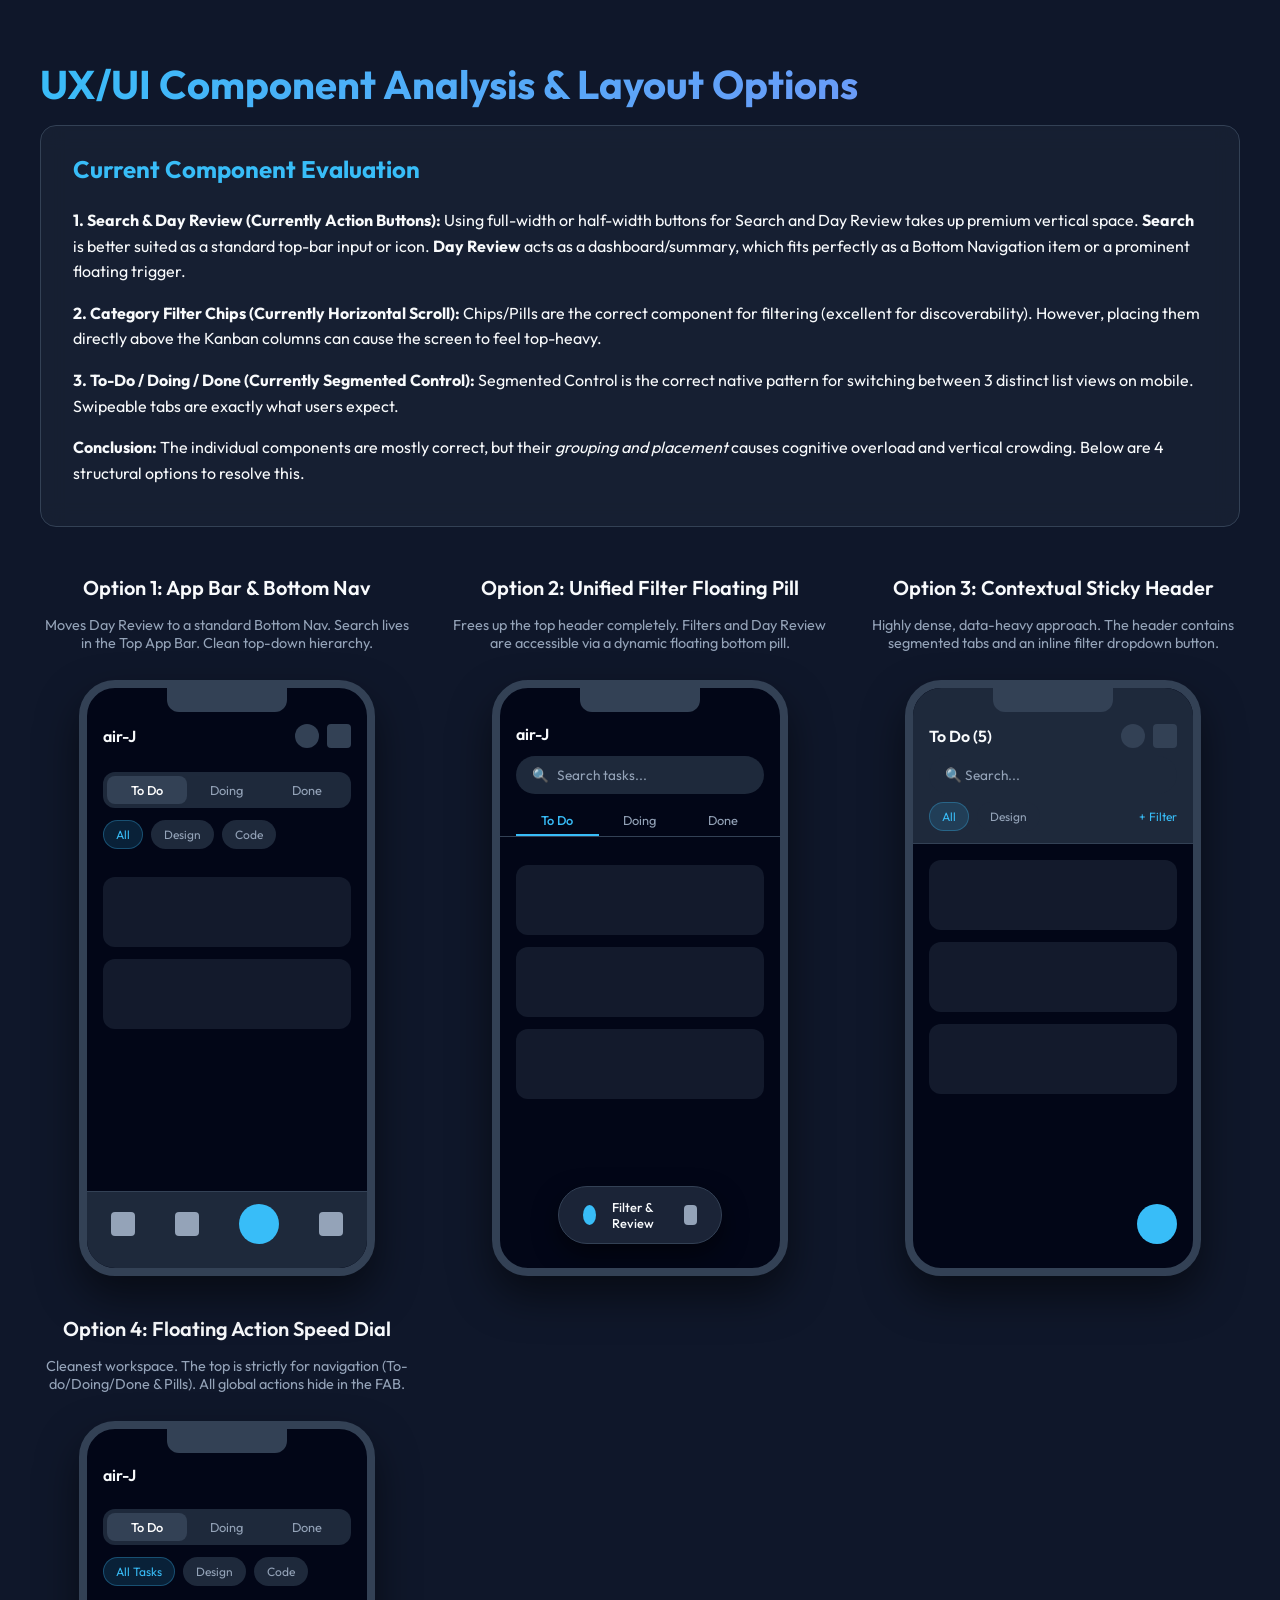
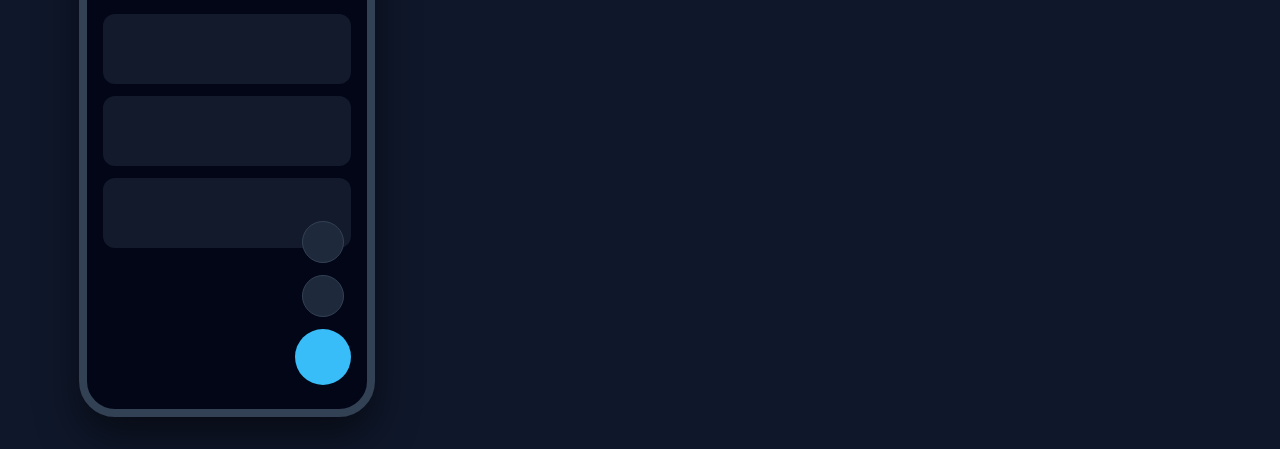
<file: archive/mobile-ux-options/index.html>
<!DOCTYPE html>
<html lang="en">
<head>
    <meta charset="UTF-8">
    <meta name="viewport" content="width=device-width, initial-scale=1.0">
    <title>Mobile UX/UI Grouping Options</title>
    <link href="https://fonts.googleapis.com/css2?family=Outfit:wght@300;400;500;600;700&display=swap" rel="stylesheet">
    <style>
        :root {
            --bg-base: #0f172a;
            --bg-surface: #1e293b;
            --text-main: #f8fafc;
            --text-muted: #94a3b8;
            --primary: #38bdf8;
            --accent: #818cf8;
            --border: #334155;
        }

        body {
            margin: 0;
            padding: 2rem;
            font-family: 'Outfit', sans-serif;
            background-color: var(--bg-base);
            color: var(--text-main);
            display: flex;
            flex-direction: column;
            align-items: center;
        }

        .header-section {
            max-width: 1200px;
            width: 100%;
            margin-bottom: 3rem;
        }

        h1 {
            font-size: 2.5rem;
            background: linear-gradient(135deg, var(--primary), var(--accent));
            -webkit-background-clip: text;
            -webkit-text-fill-color: transparent;
            margin-bottom: 1rem;
        }

        .analysis-card {
            background: rgba(30, 41, 59, 0.5);
            border: 1px solid var(--border);
            border-radius: 16px;
            padding: 1.5rem 2rem;
            backdrop-filter: blur(12px);
            line-height: 1.6;
        }

        h2 { font-size: 1.5rem; margin-top: 0; color: var(--primary); }

        .options-grid {
            display: grid;
            grid-template-columns: repeat(auto-fit, minmax(280px, 1fr));
            gap: 2.5rem;
            max-width: 1200px;
            width: 100%;
        }

        .option-container {
            display: flex;
            flex-direction: column;
            gap: 1rem;
        }

        .option-title {
            font-size: 1.25rem;
            font-weight: 600;
            text-align: center;
        }

        .option-desc {
            font-size: 0.9rem;
            color: var(--text-muted);
            text-align: center;
            min-height: 3rem;
        }

        /* Mobile Phone Mockup */
        .phone-mockup {
            width: 280px;
            height: 580px;
            background-color: #020617;
            border: 8px solid #334155;
            border-radius: 36px;
            margin: 0 auto;
            position: relative;
            overflow: hidden;
            display: flex;
            flex-direction: column;
            box-shadow: 0 20px 40px rgba(0,0,0,0.5);
        }

        /* Notch */
        .phone-mockup::before {
            content: '';
            position: absolute;
            top: 0;
            left: 50%;
            transform: translateX(-50%);
            width: 120px;
            height: 24px;
            background-color: #334155;
            border-bottom-left-radius: 12px;
            border-bottom-right-radius: 12px;
            z-index: 10;
        }

        /* Mockup Shared Elements */
        .m-header {
            padding: 36px 16px 12px;
            display: flex;
            justify-content: space-between;
            align-items: center;
            font-weight: 600;
        }
        
        .m-icon {
            width: 32px; height: 32px;
            border-radius: 50%;
            background: var(--border);
            display: flex; justify-content: center; align-items: center;
        }

        .m-search-bar {
            background: var(--bg-surface);
            margin: 0 16px; padding: 10px 16px;
            border-radius: 20px;
            color: var(--text-muted);
            font-size: 0.85rem;
            display: flex; align-items: center; gap: 8px;
        }

        .m-segmented {
            background: var(--bg-surface);
            margin: 12px 16px;
            padding: 4px;
            border-radius: 12px;
            display: flex;
        }
        .m-seg-tab {
            flex: 1; text-align: center; padding: 6px 0; font-size: 0.8rem;
            border-radius: 8px; color: var(--text-muted);
        }
        .m-seg-tab.active { background: var(--border); color: #fff; font-weight: 500; }

        .m-pills {
            display: flex; gap: 8px; overflow: hidden;
            padding: 0 16px; margin-bottom: 12px;
        }
        .m-pill {
            background: rgba(56, 189, 248, 0.15);
            color: var(--primary);
            padding: 6px 12px; border-radius: 16px;
            font-size: 0.75rem; white-space: nowrap; border: 1px solid rgba(56, 189, 248, 0.3);
        }
        .m-pill.inactive {
            background: var(--bg-surface); color: var(--text-muted); border-color: transparent;
        }

        .m-body { flex: 1; padding: 16px; display: flex; flex-direction: column; gap: 12px; }
        .m-card { background: var(--bg-surface); border-radius: 12px; height: 70px; opacity: 0.6; }

        /* Option 1 Specific */
        .bottom-nav {
            background: var(--bg-surface);
            padding: 12px 24px 24px;
            display: flex; justify-content: space-between; align-items: center;
            border-top: 1px solid var(--border);
        }
        .nav-item { width: 24px; height: 24px; background: var(--text-muted); border-radius: 4px; }
        .nav-item.circle { border-radius: 50%; background: var(--primary); width: 40px; height: 40px;}

        /* Option 2 Specific */
        .bottom-pill {
            position: absolute; bottom: 24px; left: 50%; transform: translateX(-50%);
            background: rgba(30, 41, 59, 0.9); backdrop-filter: blur(8px);
            border: 1px solid var(--border);
            padding: 12px 24px; border-radius: 30px; display: flex; gap: 16px;
            box-shadow: 0 10px 25px rgba(0,0,0,0.5); align-items: center;
        }
        .bp-icon { width: 20px; height: 20px; background: var(--text-muted); border-radius: 4px; }

        /* Option 3 Specific */
        .context-header {
            background: var(--bg-surface);
            border-bottom: 1px solid var(--border);
            padding-bottom: 12px;
        }
        .row-flex { display: flex; align-items: center; gap: 8px; }

        /* Option 4 Specific */
        .fab-cluster {
            position: absolute; bottom: 24px; right: 16px;
            display: flex; flex-direction: column; gap: 12px; align-items: center;
        }
        .mini-fab { width: 40px; height: 40px; border-radius: 50%; background: var(--bg-surface); border: 1px solid var(--border); }
        .main-fab { width: 56px; height: 56px; border-radius: 50%; background: var(--primary); }

    </style>
</head>
<body>

    <div class="header-section">
        <h1>UX/UI Component Analysis & Layout Options</h1>
        <div class="analysis-card">
            <h2>Current Component Evaluation</h2>
            <p><strong>1. Search & Day Review (Currently Action Buttons):</strong> Using full-width or half-width buttons for Search and Day Review takes up premium vertical space. <strong>Search</strong> is better suited as a standard top-bar input or icon. <strong>Day Review</strong> acts as a dashboard/summary, which fits perfectly as a Bottom Navigation item or a prominent floating trigger.</p>
            <p><strong>2. Category Filter Chips (Currently Horizontal Scroll):</strong> Chips/Pills are the correct component for filtering (excellent for discoverability). However, placing them directly above the Kanban columns can cause the screen to feel top-heavy.</p>
            <p><strong>3. To-Do / Doing / Done (Currently Segmented Control):</strong> Segmented Control is the correct native pattern for switching between 3 distinct list views on mobile. Swipeable tabs are exactly what users expect.</p>
            <p><strong>Conclusion:</strong> The individual components are mostly correct, but their <em>grouping and placement</em> causes cognitive overload and vertical crowding. Below are 4 structural options to resolve this.</p>
        </div>
    </div>

    <div class="options-grid">

        <!-- Option 1 -->
        <div class="option-container">
            <div class="option-title">Option 1: App Bar & Bottom Nav</div>
            <div class="option-desc">Moves Day Review to a standard Bottom Nav. Search lives in the Top App Bar. Clean top-down hierarchy.</div>
            <div class="phone-mockup">
                <div class="m-header">
                    <span>air-J</span>
                    <div class="row-flex">
                        <div class="m-icon" style="width:24px;height:24px;"></div> <!-- Search -->
                        <div class="m-icon" style="width:24px;height:24px;border-radius:4px;"></div> <!-- Profile -->
                    </div>
                </div>
                <div class="m-segmented">
                    <div class="m-seg-tab active">To Do</div>
                    <div class="m-seg-tab">Doing</div>
                    <div class="m-seg-tab">Done</div>
                </div>
                <div class="m-pills">
                    <div class="m-pill">All</div>
                    <div class="m-pill inactive">Design</div>
                    <div class="m-pill inactive">Code</div>
                </div>
                <div class="m-body">
                    <div class="m-card"></div>
                    <div class="m-card"></div>
                </div>
                <div class="bottom-nav">
                    <div class="nav-item"></div> <!-- Home -->
                    <div class="nav-item"></div> <!-- Day Review -->
                    <div class="nav-item circle"></div> <!-- Add Task -->
                    <div class="nav-item"></div> <!-- Profile -->
                </div>
            </div>
        </div>

        <!-- Option 2 -->
        <div class="option-container">
            <div class="option-title">Option 2: Unified Filter Floating Pill</div>
            <div class="option-desc">Frees up the top header completely. Filters and Day Review are accessible via a dynamic floating bottom pill.</div>
            <div class="phone-mockup">
                <div class="m-header">
                    <span>air-J</span>
                </div>
                <div class="m-search-bar">
                    <span>🔍</span> Search tasks...
                </div>
                <div class="m-segmented" style="background:transparent; border-bottom: 1px solid var(--border); border-radius:0; margin: 12px 0; padding:0 16px;">
                    <div class="m-seg-tab active" style="background:transparent; color:var(--primary); border-bottom:2px solid var(--primary); border-radius:0;">To Do</div>
                    <div class="m-seg-tab" style="background:transparent;">Doing</div>
                    <div class="m-seg-tab" style="background:transparent;">Done</div>
                </div>
                <div class="m-body">
                    <div class="m-card"></div>
                    <div class="m-card"></div>
                    <div class="m-card"></div>
                </div>
                <div class="bottom-pill">
                    <div class="bp-icon" style="border-radius:50%; background:var(--primary);"></div>
                    <span style="font-size:0.8rem; font-weight:500;">Filter & Review</span>
                    <div class="bp-icon"></div>
                </div>
            </div>
        </div>

        <!-- Option 3 -->
        <div class="option-container">
            <div class="option-title">Option 3: Contextual Sticky Header</div>
            <div class="option-desc">Highly dense, data-heavy approach. The header contains segmented tabs and an inline filter dropdown button.</div>
            <div class="phone-mockup">
                <div class="context-header">
                    <div class="m-header" style="padding-bottom: 8px;">
                        <span>To Do (5)</span>
                        <div class="row-flex">
                            <div class="m-icon" style="width:24px;height:24px;"></div>
                            <div class="m-icon" style="width:24px;height:24px;border-radius:4px;"></div>
                        </div>
                    </div>
                    <div class="m-search-bar" style="margin-bottom: 8px;">🔍 Search...</div>
                    <div style="display:flex; justify-content:space-between; align-items:center; padding: 0 16px;">
                        <div class="m-pills" style="margin:0; padding:0;">
                            <div class="m-pill">All</div><div class="m-pill inactive">Design</div>
                        </div>
                        <div style="font-size:0.75rem; color:var(--primary);">+ Filter</div>
                    </div>
                </div>
                <div class="m-body">
                    <div class="m-card"></div>
                    <div class="m-card"></div>
                    <div class="m-card"></div>
                </div>
                <!-- Day Review triggers as a swipe from left or standard FAB -->
                <div class="nav-item circle" style="position:absolute; bottom:24px; right:16px;"></div>
            </div>
        </div>

        <!-- Option 4 -->
        <div class="option-container">
            <div class="option-title">Option 4: Floating Action Speed Dial</div>
            <div class="option-desc">Cleanest workspace. The top is strictly for navigation (To-do/Doing/Done & Pills). All global actions hide in the FAB.</div>
            <div class="phone-mockup">
                <div class="m-header">
                    <span>air-J</span>
                </div>
                <div class="m-segmented">
                    <div class="m-seg-tab active">To Do</div>
                    <div class="m-seg-tab">Doing</div>
                    <div class="m-seg-tab">Done</div>
                </div>
                <div class="m-pills">
                    <div class="m-pill">All Tasks</div>
                    <div class="m-pill inactive">Design</div>
                    <div class="m-pill inactive">Code</div>
                </div>
                <div class="m-body">
                    <div class="m-card"></div>
                    <div class="m-card"></div>
                    <div class="m-card"></div>
                </div>
                <div class="fab-cluster">
                    <div class="mini-fab"></div> <!-- Search -->
                    <div class="mini-fab"></div> <!-- Day Review -->
                    <div class="main-fab"></div> <!-- Add / Expand -->
                </div>
            </div>
        </div>

    </div>

</body>
</html>
</file>
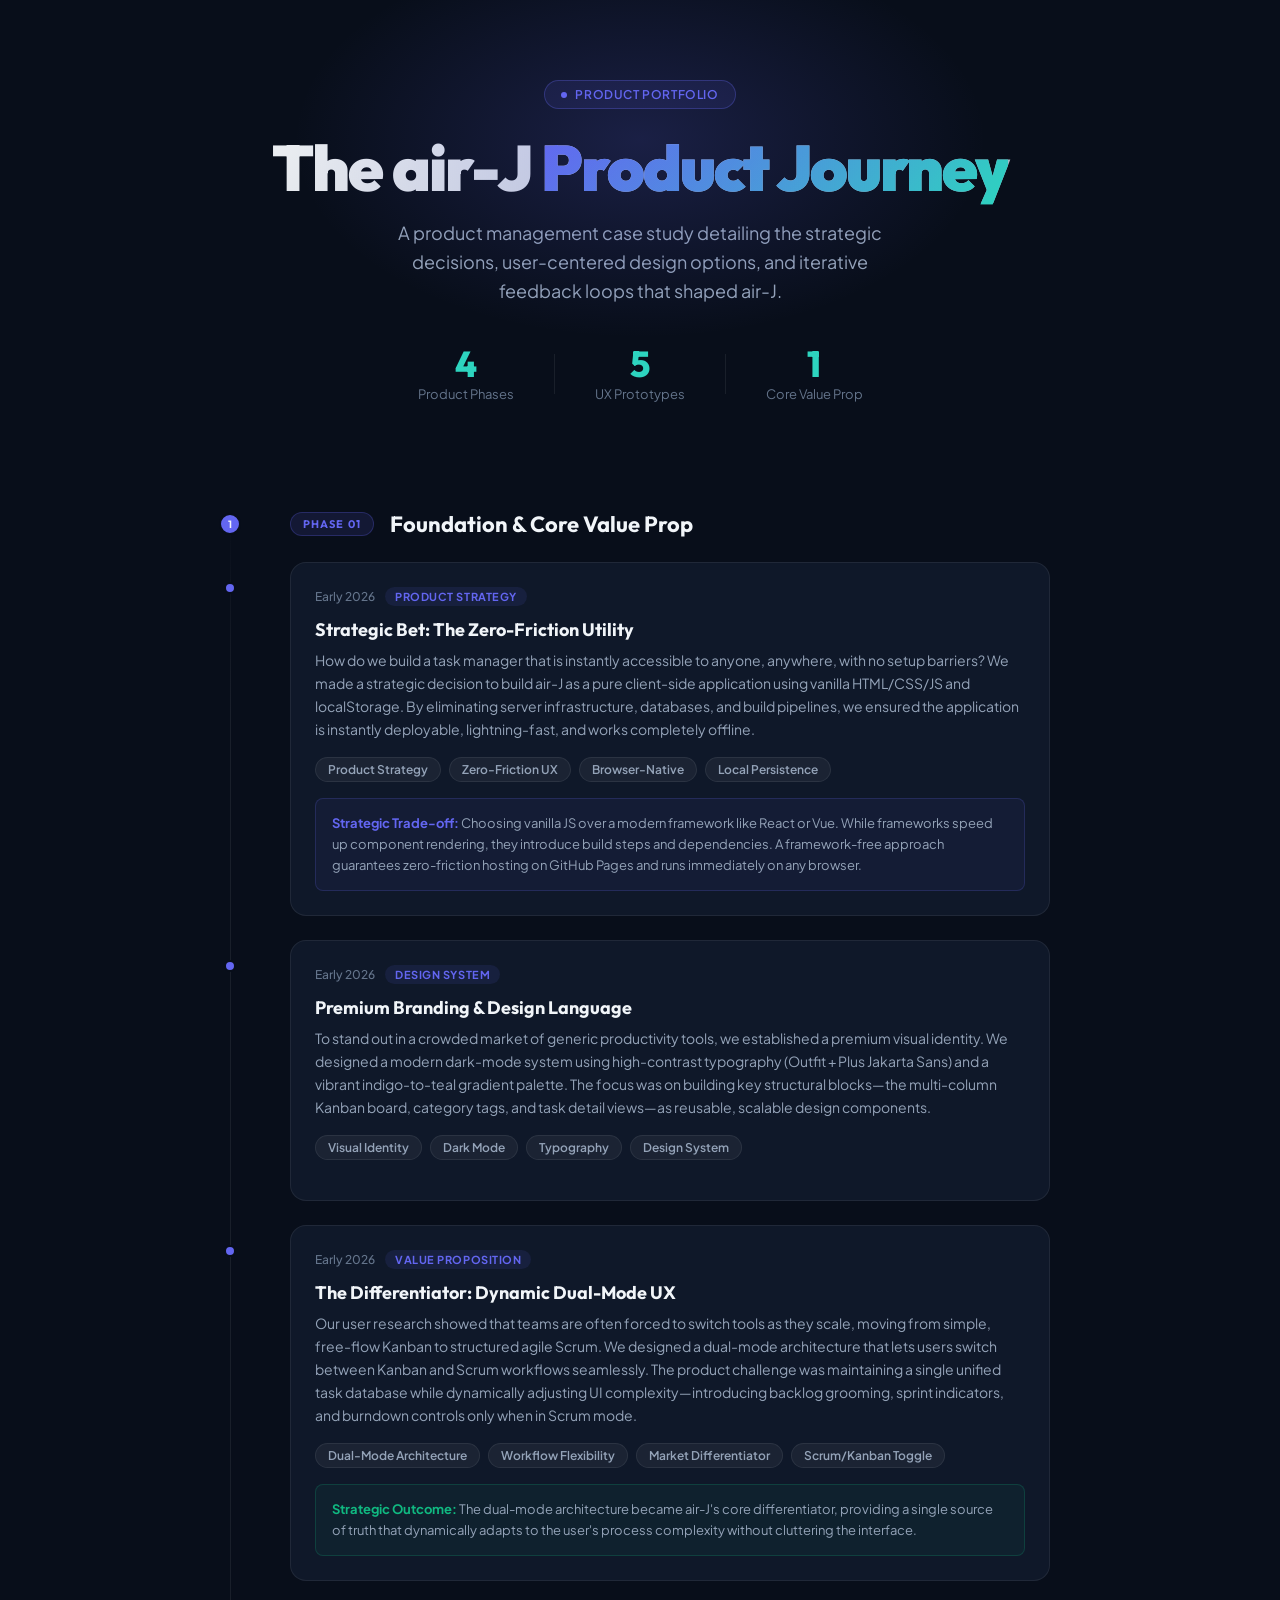
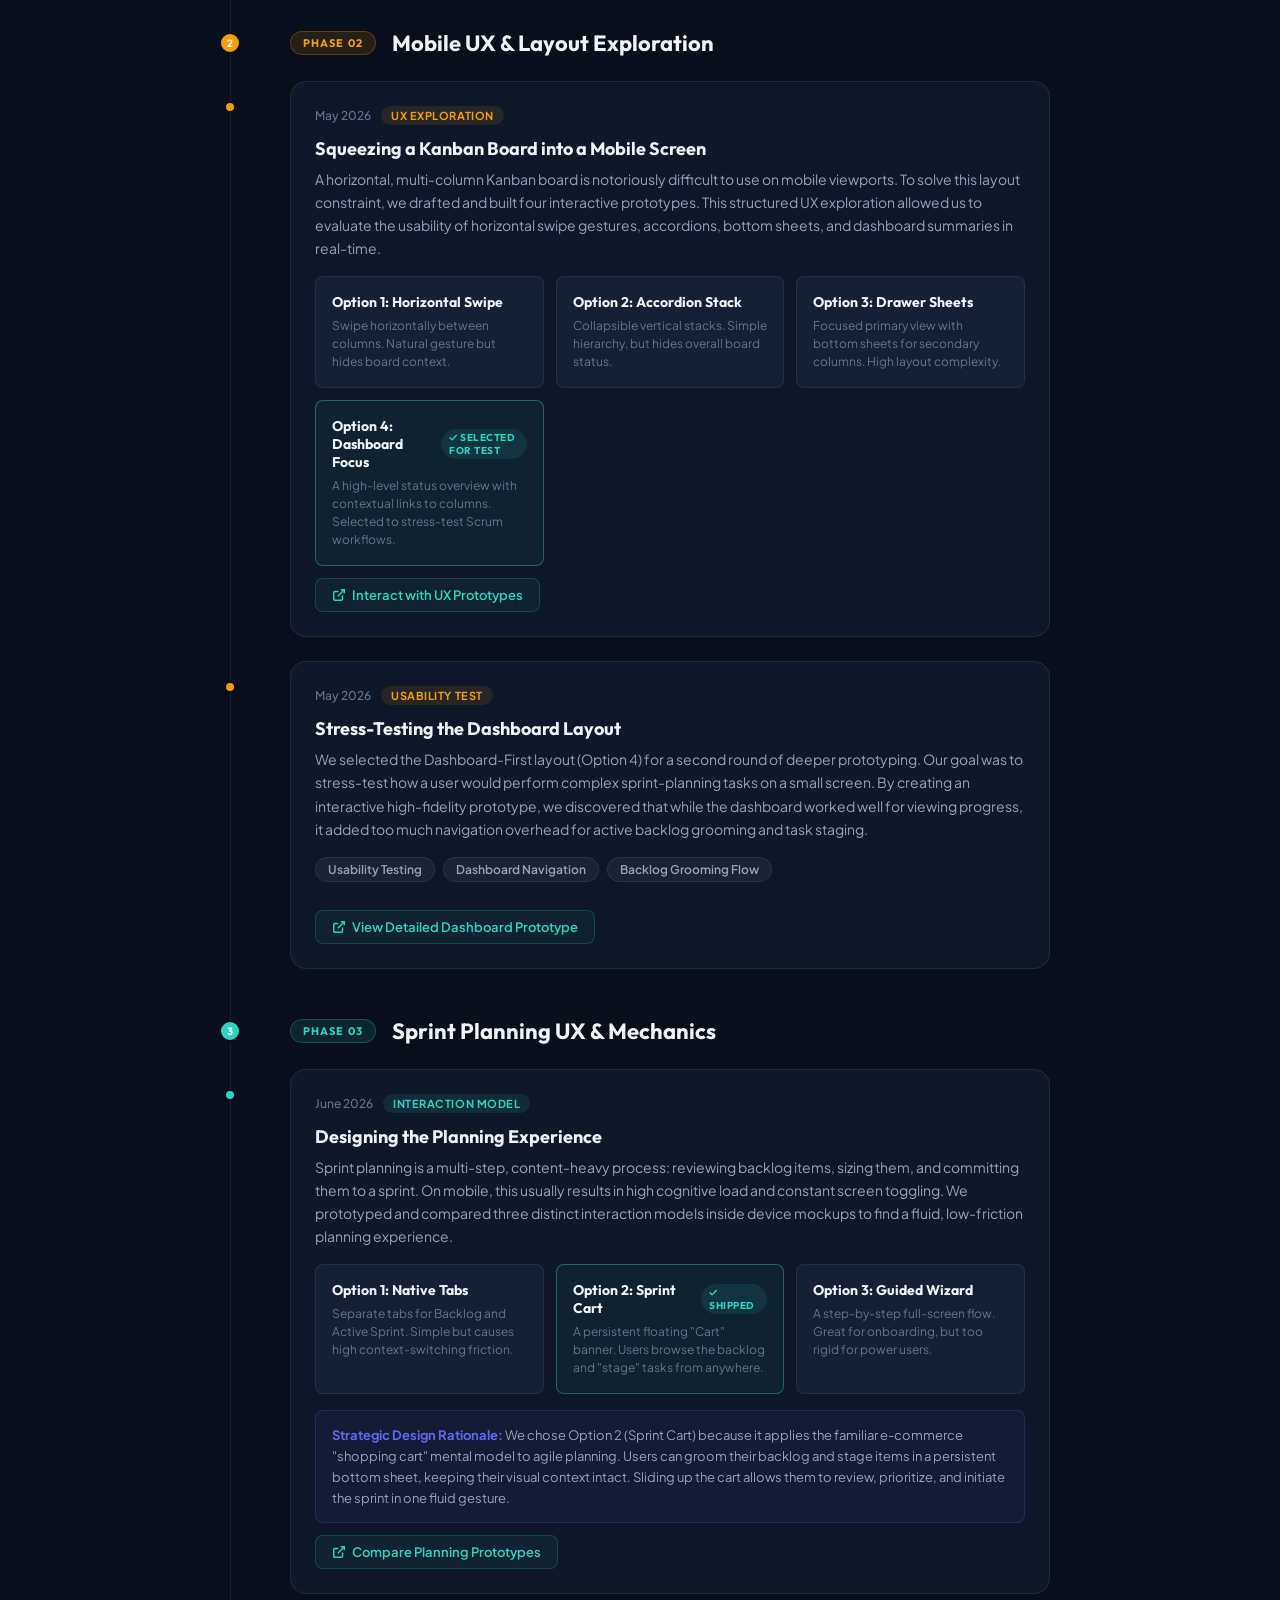
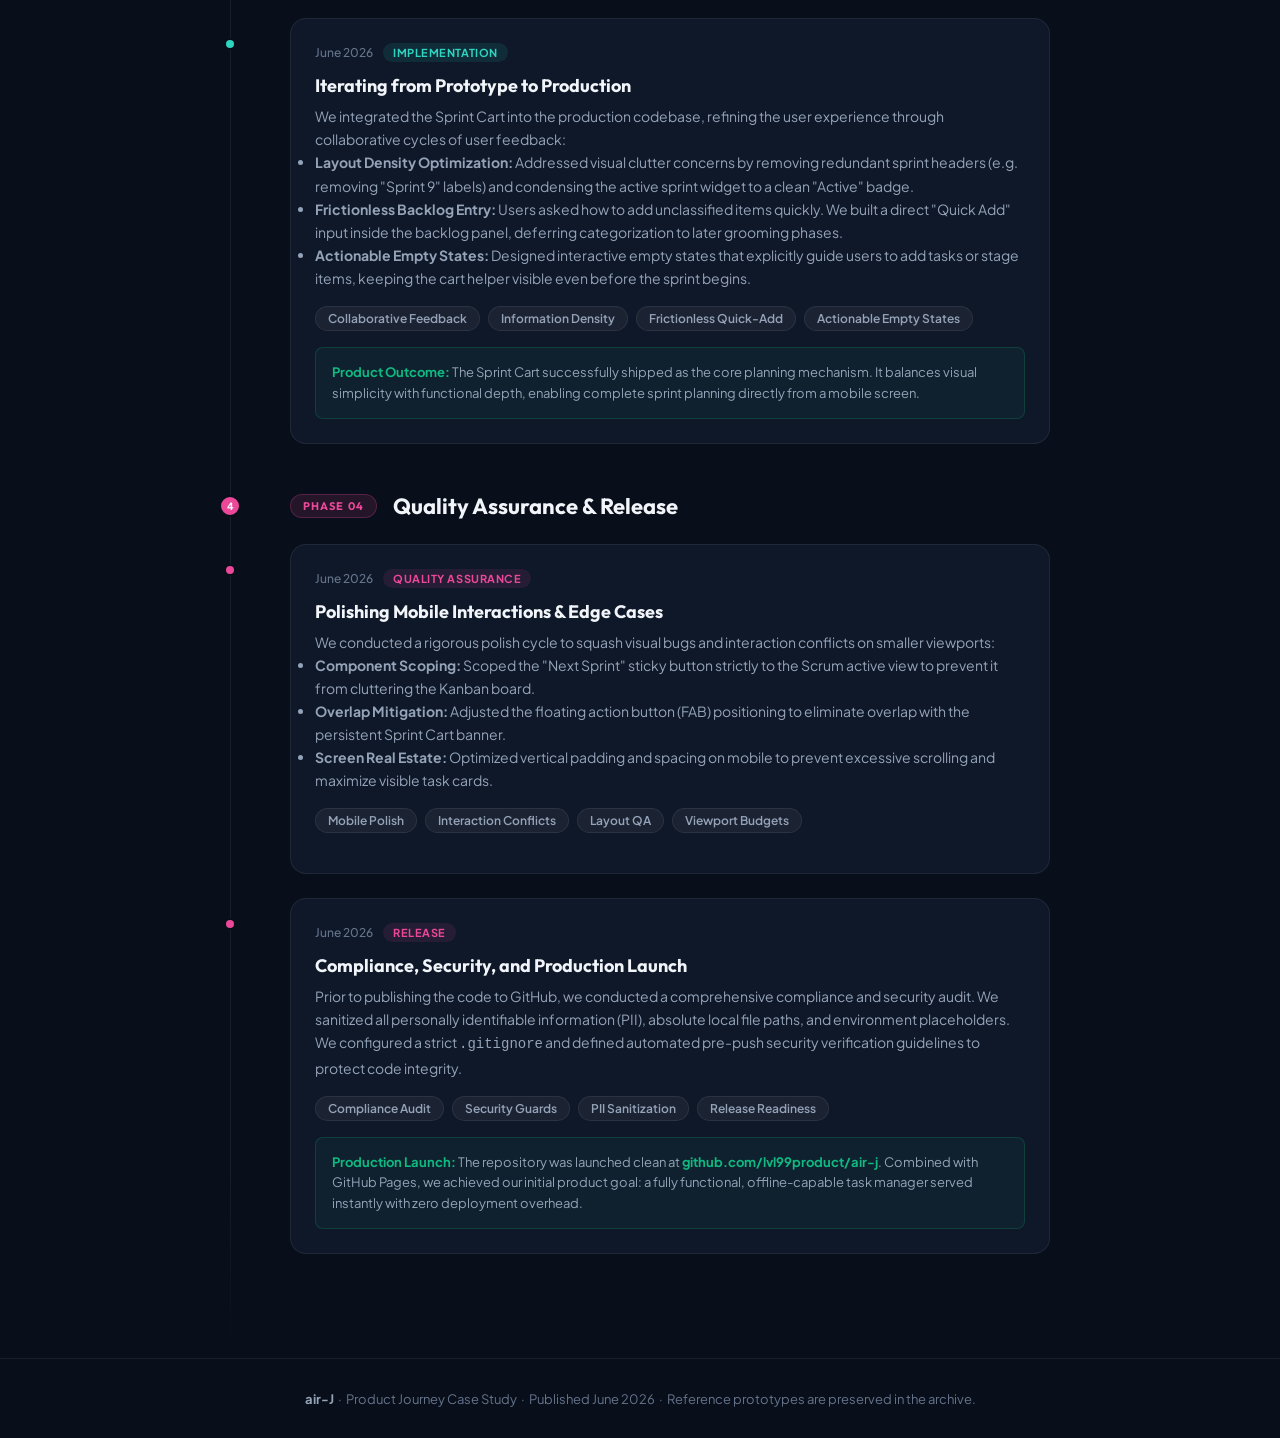
<file: archive/TIMELINE.html>
<!DOCTYPE html>
<html lang="en">
<head>
    <meta charset="UTF-8">
    <meta name="viewport" content="width=device-width, initial-scale=1.0">
    <title>air-J | Design Timeline & Evolution</title>
    <link href="https://fonts.googleapis.com/css2?family=Outfit:wght@300;400;500;600;700;800;900&family=Plus+Jakarta+Sans:wght@300;400;500;600;700&display=swap" rel="stylesheet">
    <style>
        :root {
            --bg: #080E1A;
            --surface: #0F1829;
            --surface-2: #162035;
            --border: rgba(255,255,255,0.07);
            --primary: #6366F1;
            --accent: #2DD4BF;
            --accent-2: #F59E0B;
            --accent-3: #EC4899;
            --text: #F1F5F9;
            --muted: #64748B;
            --muted-2: #94A3B8;
            --success: #10B981;
            --font-head: 'Outfit', sans-serif;
            --font-body: 'Plus Jakarta Sans', sans-serif;
            --radius: 16px;
            --radius-sm: 8px;
        }

        * { margin: 0; padding: 0; box-sizing: border-box; }

        body {
            background: var(--bg);
            color: var(--text);
            font-family: var(--font-body);
            min-height: 100vh;
            overflow-x: hidden;
        }

        /* ── HERO ────────────────────────────────────── */
        .hero {
            padding: 80px 40px 60px;
            text-align: center;
            position: relative;
            overflow: hidden;
        }

        .hero::before {
            content: '';
            position: absolute;
            top: -60px; left: 50%;
            transform: translateX(-50%);
            width: 700px; height: 400px;
            background: radial-gradient(ellipse, rgba(99,102,241,0.2) 0%, transparent 70%);
            pointer-events: none;
        }

        .hero-badge {
            display: inline-flex;
            align-items: center;
            gap: 8px;
            background: rgba(99,102,241,0.1);
            border: 1px solid rgba(99,102,241,0.3);
            border-radius: 100px;
            padding: 6px 16px;
            font-size: 12px;
            font-weight: 600;
            color: var(--primary);
            letter-spacing: 0.05em;
            text-transform: uppercase;
            margin-bottom: 24px;
        }

        .hero-badge .dot {
            width: 6px; height: 6px;
            background: var(--primary);
            border-radius: 50%;
            animation: pulse 2s infinite;
        }

        .hero h1 {
            font-family: var(--font-head);
            font-size: clamp(36px, 5vw, 64px);
            font-weight: 900;
            letter-spacing: -2px;
            line-height: 1.1;
            margin-bottom: 16px;
            background: linear-gradient(135deg, #fff 0%, var(--muted-2) 100%);
            -webkit-background-clip: text;
            -webkit-text-fill-color: transparent;
            background-clip: text;
        }

        .hero h1 span {
            background: linear-gradient(135deg, var(--primary), var(--accent));
            -webkit-background-clip: text;
            background-clip: text;
        }

        .hero p {
            font-size: 18px;
            color: var(--muted-2);
            max-width: 520px;
            margin: 0 auto 40px;
            line-height: 1.6;
        }

        .hero-stats {
            display: flex;
            justify-content: center;
            gap: 40px;
            flex-wrap: wrap;
        }

        .stat {
            text-align: center;
        }

        .stat-number {
            font-family: var(--font-head);
            font-size: 36px;
            font-weight: 800;
            color: var(--accent);
            line-height: 1;
        }

        .stat-label {
            font-size: 13px;
            color: var(--muted);
            margin-top: 4px;
        }

        .divider {
            width: 1px;
            height: 40px;
            background: var(--border);
            align-self: center;
        }

        /* ── PHASE FILTER ────────────────────────────── */
        .filter-bar {
            display: flex;
            justify-content: center;
            gap: 8px;
            flex-wrap: wrap;
            padding: 0 40px 40px;
        }

        .filter-btn {
            padding: 8px 20px;
            border-radius: 100px;
            border: 1px solid var(--border);
            background: transparent;
            color: var(--muted-2);
            font-family: var(--font-body);
            font-size: 13px;
            font-weight: 600;
            cursor: pointer;
            transition: all 0.2s;
        }

        .filter-btn:hover { border-color: var(--primary); color: var(--primary); }
        .filter-btn.active { background: var(--primary); border-color: var(--primary); color: #fff; }

        /* ── TIMELINE ────────────────────────────────── */
        .timeline-container {
            max-width: 900px;
            margin: 0 auto;
            padding: 0 40px 80px;
            position: relative;
        }

        .timeline-track {
            position: absolute;
            left: 40px;
            top: 0; bottom: 0;
            width: 1px;
            background: linear-gradient(to bottom, transparent, var(--border) 5%, var(--border) 95%, transparent);
        }

        /* ── PHASE HEADER ────────────────────────────── */
        .phase-header {
            display: flex;
            align-items: center;
            gap: 16px;
            margin: 48px 0 24px;
            padding-left: 60px;
            position: relative;
        }

        .phase-marker {
            position: absolute;
            left: -11px;
            width: 22px; height: 22px;
            border-radius: 50%;
            display: flex;
            align-items: center;
            justify-content: center;
            font-size: 10px;
            font-weight: 800;
            border: 2px solid var(--bg);
        }

        .phase-tag {
            font-family: var(--font-head);
            font-size: 11px;
            font-weight: 700;
            letter-spacing: 0.1em;
            text-transform: uppercase;
            padding: 4px 12px;
            border-radius: 100px;
        }

        .phase-title {
            font-family: var(--font-head);
            font-size: 22px;
            font-weight: 700;
            color: var(--text);
        }

        /* ── ENTRY ───────────────────────────────────── */
        .entry {
            position: relative;
            padding-left: 60px;
            margin-bottom: 24px;
        }

        .entry-node {
            position: absolute;
            left: -6px;
            top: 20px;
            width: 12px; height: 12px;
            border-radius: 50%;
            border: 2px solid var(--bg);
        }

        .entry-card {
            background: var(--surface);
            border: 1px solid var(--border);
            border-radius: var(--radius);
            padding: 24px;
            transition: all 0.25s;
            cursor: default;
        }

        .entry-card:hover {
            border-color: rgba(255,255,255,0.14);
            transform: translateY(-2px);
            box-shadow: 0 8px 32px rgba(0,0,0,0.3);
        }

        .entry-meta {
            display: flex;
            align-items: center;
            gap: 10px;
            margin-bottom: 12px;
            flex-wrap: wrap;
        }

        .entry-date {
            font-size: 12px;
            color: var(--muted);
            font-weight: 500;
        }

        .entry-type {
            font-size: 11px;
            font-weight: 700;
            letter-spacing: 0.05em;
            text-transform: uppercase;
            padding: 3px 10px;
            border-radius: 100px;
        }

        .entry-h {
            font-family: var(--font-head);
            font-size: 18px;
            font-weight: 700;
            margin-bottom: 8px;
            color: var(--text);
        }

        .entry-body {
            font-size: 14px;
            line-height: 1.65;
            color: var(--muted-2);
            margin-bottom: 16px;
        }

        /* Tags / pills */
        .tags {
            display: flex;
            flex-wrap: wrap;
            gap: 8px;
            margin-bottom: 16px;
        }

        .tag {
            font-size: 12px;
            font-weight: 600;
            padding: 4px 12px;
            border-radius: 100px;
            background: rgba(255,255,255,0.05);
            border: 1px solid var(--border);
            color: var(--muted-2);
        }

        /* Decision block */
        .decision-block {
            background: rgba(99,102,241,0.06);
            border: 1px solid rgba(99,102,241,0.2);
            border-radius: var(--radius-sm);
            padding: 14px 16px;
            font-size: 13px;
            color: var(--muted-2);
            line-height: 1.6;
            margin-top: 12px;
        }

        .decision-block strong { color: var(--primary); }

        /* Outcome block */
        .outcome-block {
            background: rgba(16,185,129,0.06);
            border: 1px solid rgba(16,185,129,0.2);
            border-radius: var(--radius-sm);
            padding: 14px 16px;
            font-size: 13px;
            color: var(--muted-2);
            line-height: 1.6;
            margin-top: 12px;
        }

        .outcome-block strong { color: var(--success); }

        /* Link button */
        .link-btn {
            display: inline-flex;
            align-items: center;
            gap: 6px;
            font-size: 13px;
            font-weight: 600;
            color: var(--accent);
            text-decoration: none;
            padding: 8px 16px;
            border-radius: var(--radius-sm);
            border: 1px solid rgba(45,212,191,0.2);
            background: rgba(45,212,191,0.05);
            transition: all 0.2s;
            margin-top: 12px;
        }

        .link-btn:hover {
            background: rgba(45,212,191,0.12);
            border-color: rgba(45,212,191,0.4);
        }

        /* ── OPTIONS GRID (for prototype comparison entries) */
        .options-grid {
            display: grid;
            grid-template-columns: repeat(auto-fit, minmax(200px, 1fr));
            gap: 12px;
            margin-top: 16px;
        }

        .option-card {
            background: var(--surface-2);
            border: 1px solid var(--border);
            border-radius: var(--radius-sm);
            padding: 16px;
            transition: all 0.2s;
        }

        .option-card.chosen {
            border-color: rgba(45,212,191,0.4);
            background: rgba(45,212,191,0.05);
        }

        .option-name {
            font-family: var(--font-head);
            font-size: 14px;
            font-weight: 700;
            margin-bottom: 6px;
            display: flex;
            align-items: center;
            gap: 8px;
        }

        .chosen-badge {
            font-size: 10px;
            font-weight: 700;
            text-transform: uppercase;
            letter-spacing: 0.05em;
            color: var(--accent);
            background: rgba(45,212,191,0.1);
            padding: 2px 8px;
            border-radius: 100px;
        }

        .option-desc {
            font-size: 12px;
            color: var(--muted);
            line-height: 1.5;
        }

        /* ── COLOURS BY PHASE ─────────────────────────── */
        /* Phase 1: Foundation — indigo */
        .p1 .phase-marker { background: var(--primary); }
        .p1 .phase-tag { background: rgba(99,102,241,0.12); color: var(--primary); border: 1px solid rgba(99,102,241,0.25); }
        .p1 .entry-node { background: var(--primary); }
        .p1 .entry-type { background: rgba(99,102,241,0.1); color: var(--primary); }

        /* Phase 2: Mobile UX — amber */
        .p2 .phase-marker { background: var(--accent-2); }
        .p2 .phase-tag { background: rgba(245,158,11,0.12); color: var(--accent-2); border: 1px solid rgba(245,158,11,0.25); }
        .p2 .entry-node { background: var(--accent-2); }
        .p2 .entry-type { background: rgba(245,158,11,0.1); color: var(--accent-2); }

        /* Phase 3: Sprint System — teal */
        .p3 .phase-marker { background: var(--accent); }
        .p3 .phase-tag { background: rgba(45,212,191,0.12); color: var(--accent); border: 1px solid rgba(45,212,191,0.25); }
        .p3 .entry-node { background: var(--accent); }
        .p3 .entry-type { background: rgba(45,212,191,0.1); color: var(--accent); }

        /* Phase 4: Polish & Launch — pink */
        .p4 .phase-marker { background: var(--accent-3); }
        .p4 .phase-tag { background: rgba(236,72,153,0.12); color: var(--accent-3); border: 1px solid rgba(236,72,153,0.25); }
        .p4 .entry-node { background: var(--accent-3); }
        .p4 .entry-type { background: rgba(236,72,153,0.1); color: var(--accent-3); }

        /* ── ANIMATIONS ─────────────────────────────── */
        @keyframes pulse {
            0%, 100% { opacity: 1; }
            50% { opacity: 0.4; }
        }

        .entry-card { animation: fadeUp 0.4s ease both; }

        @keyframes fadeUp {
            from { opacity: 0; transform: translateY(12px); }
            to   { opacity: 1; transform: translateY(0); }
        }

        /* ── FOOTER ─────────────────────────────────── */
        .footer {
            border-top: 1px solid var(--border);
            padding: 32px 40px;
            text-align: center;
            font-size: 13px;
            color: var(--muted);
        }

        .footer strong { color: var(--muted-2); }
    </style>
</head>
<body>

<!-- ── HERO ──────────────────────────────────────── -->
<section class="hero">
    <div class="hero-badge">
        <span class="dot"></span>
        Product Portfolio
    </div>
    <h1>The air-J <span>Product Journey</span></h1>
    <p>A product management case study detailing the strategic decisions, user-centered design options, and iterative feedback loops that shaped air-J.</p>
    <div class="hero-stats">
        <div class="stat">
            <div class="stat-number">4</div>
            <div class="stat-label">Product Phases</div>
        </div>
        <div class="divider"></div>
        <div class="stat">
            <div class="stat-number">5</div>
            <div class="stat-label">UX Prototypes</div>
        </div>
        <div class="divider"></div>
        <div class="stat">
            <div class="stat-number">1</div>
            <div class="stat-label">Core Value Prop</div>
        </div>
    </div>
</section>

<!-- ── TIMELINE ───────────────────────────────────── -->
<div class="timeline-container">
    <div class="timeline-track"></div>

    <!-- ══ PHASE 1: FOUNDATION ════════════════════ -->
    <div class="phase-header p1">
        <div class="phase-marker">1</div>
        <span class="phase-tag">Phase 01</span>
        <span class="phase-title">Foundation & Core Value Prop</span>
    </div>

    <div class="entry p1">
        <div class="entry-node"></div>
        <div class="entry-card">
            <div class="entry-meta">
                <span class="entry-date">Early 2026</span>
                <span class="entry-type">Product Strategy</span>
            </div>
            <div class="entry-h">Strategic Bet: The Zero-Friction Utility</div>
            <div class="entry-body">
                How do we build a task manager that is instantly accessible to anyone, anywhere, with no setup barriers? We made a strategic decision to build air-J as a pure client-side application using vanilla HTML/CSS/JS and localStorage. By eliminating server infrastructure, databases, and build pipelines, we ensured the application is instantly deployable, lightning-fast, and works completely offline.
            </div>
            <div class="tags">
                <span class="tag">Product Strategy</span>
                <span class="tag">Zero-Friction UX</span>
                <span class="tag">Browser-Native</span>
                <span class="tag">Local Persistence</span>
            </div>
            <div class="decision-block">
                <strong>Strategic Trade-off:</strong> Choosing vanilla JS over a modern framework like React or Vue. While frameworks speed up component rendering, they introduce build steps and dependencies. A framework-free approach guarantees zero-friction hosting on GitHub Pages and runs immediately on any browser.
            </div>
        </div>
    </div>

    <div class="entry p1">
        <div class="entry-node"></div>
        <div class="entry-card">
            <div class="entry-meta">
                <span class="entry-date">Early 2026</span>
                <span class="entry-type">Design System</span>
            </div>
            <div class="entry-h">Premium Branding & Design Language</div>
            <div class="entry-body">
                To stand out in a crowded market of generic productivity tools, we established a premium visual identity. We designed a modern dark-mode system using high-contrast typography (Outfit + Plus Jakarta Sans) and a vibrant indigo-to-teal gradient palette. The focus was on building key structural blocks—the multi-column Kanban board, category tags, and task detail views—as reusable, scalable design components.
            </div>
            <div class="tags">
                <span class="tag">Visual Identity</span>
                <span class="tag">Dark Mode</span>
                <span class="tag">Typography</span>
                <span class="tag">Design System</span>
            </div>
        </div>
    </div>

    <div class="entry p1">
        <div class="entry-node"></div>
        <div class="entry-card">
            <div class="entry-meta">
                <span class="entry-date">Early 2026</span>
                <span class="entry-type">Value Proposition</span>
            </div>
            <div class="entry-h">The Differentiator: Dynamic Dual-Mode UX</div>
            <div class="entry-body">
                Our user research showed that teams are often forced to switch tools as they scale, moving from simple, free-flow Kanban to structured agile Scrum. We designed a dual-mode architecture that lets users switch between Kanban and Scrum workflows seamlessly. The product challenge was maintaining a single unified task database while dynamically adjusting UI complexity—introducing backlog grooming, sprint indicators, and burndown controls only when in Scrum mode.
            </div>
            <div class="tags">
                <span class="tag">Dual-Mode Architecture</span>
                <span class="tag">Workflow Flexibility</span>
                <span class="tag">Market Differentiator</span>
                <span class="tag">Scrum/Kanban Toggle</span>
            </div>
            <div class="outcome-block">
                <strong>Strategic Outcome:</strong> The dual-mode architecture became air-J's core differentiator, providing a single source of truth that dynamically adapts to the user's process complexity without cluttering the interface.
            </div>
        </div>
    </div>

    <!-- ══ PHASE 2: MOBILE UX EXPLORATION ════════ -->
    <div class="phase-header p2">
        <div class="phase-marker">2</div>
        <span class="phase-tag">Phase 02</span>
        <span class="phase-title">Mobile UX & Layout Exploration</span>
    </div>

    <div class="entry p2">
        <div class="entry-node"></div>
        <div class="entry-card">
            <div class="entry-meta">
                <span class="entry-date">May 2026</span>
                <span class="entry-type">UX Exploration</span>
            </div>
            <div class="entry-h">Squeezing a Kanban Board into a Mobile Screen</div>
            <div class="entry-body">
                A horizontal, multi-column Kanban board is notoriously difficult to use on mobile viewports. To solve this layout constraint, we drafted and built four interactive prototypes. This structured UX exploration allowed us to evaluate the usability of horizontal swipe gestures, accordions, bottom sheets, and dashboard summaries in real-time.
            </div>
            <div class="options-grid">
                <div class="option-card">
                    <div class="option-name">Option 1: Horizontal Swipe</div>
                    <div class="option-desc">Swipe horizontally between columns. Natural gesture but hides board context.</div>
                </div>
                <div class="option-card">
                    <div class="option-name">Option 2: Accordion Stack</div>
                    <div class="option-desc">Collapsible vertical stacks. Simple hierarchy, but hides overall board status.</div>
                </div>
                <div class="option-card">
                    <div class="option-name">Option 3: Drawer Sheets</div>
                    <div class="option-desc">Focused primary view with bottom sheets for secondary columns. High layout complexity.</div>
                </div>
                <div class="option-card chosen">
                    <div class="option-name">
                        Option 4: Dashboard Focus
                        <span class="chosen-badge">✓ Selected for Test</span>
                    </div>
                    <div class="option-desc">A high-level status overview with contextual links to columns. Selected to stress-test Scrum workflows.</div>
                </div>
            </div>
            <a href="mobile-ux-options/index.html" class="link-btn">
                <svg width="14" height="14" viewBox="0 0 24 24" fill="none" stroke="currentColor" stroke-width="2.5"><path d="M18 13v6a2 2 0 0 1-2 2H5a2 2 0 0 1-2-2V8a2 2 0 0 1 2-2h6"/><polyline points="15 3 21 3 21 9"/><line x1="10" y1="14" x2="21" y2="3"/></svg>
                Interact with UX Prototypes
            </a>
        </div>
    </div>

    <div class="entry p2">
        <div class="entry-node"></div>
        <div class="entry-card">
            <div class="entry-meta">
                <span class="entry-date">May 2026</span>
                <span class="entry-type">Usability Test</span>
            </div>
            <div class="entry-h">Stress-Testing the Dashboard Layout</div>
            <div class="entry-body">
                We selected the Dashboard-First layout (Option 4) for a second round of deeper prototyping. Our goal was to stress-test how a user would perform complex sprint-planning tasks on a small screen. By creating an interactive high-fidelity prototype, we discovered that while the dashboard worked well for viewing progress, it added too much navigation overhead for active backlog grooming and task staging.
            </div>
            <div class="tags">
                <span class="tag">Usability Testing</span>
                <span class="tag">Dashboard Navigation</span>
                <span class="tag">Backlog Grooming Flow</span>
            </div>
            <a href="mobile-ux-options/v2-option4-detailed.html" class="link-btn">
                <svg width="14" height="14" viewBox="0 0 24 24" fill="none" stroke="currentColor" stroke-width="2.5"><path d="M18 13v6a2 2 0 0 1-2 2H5a2 2 0 0 1-2-2V8a2 2 0 0 1 2-2h6"/><polyline points="15 3 21 3 21 9"/><line x1="10" y1="14" x2="21" y2="3"/></svg>
                View Detailed Dashboard Prototype
            </a>
        </div>
    </div>

    <!-- ══ PHASE 3: SPRINT SYSTEM ════════════════ -->
    <div class="phase-header p3">
        <div class="phase-marker">3</div>
        <span class="phase-tag">Phase 03</span>
        <span class="phase-title">Sprint Planning UX & Mechanics</span>
    </div>

    <div class="entry p3">
        <div class="entry-node"></div>
        <div class="entry-card">
            <div class="entry-meta">
                <span class="entry-date">June 2026</span>
                <span class="entry-type">Interaction Model</span>
            </div>
            <div class="entry-h">Designing the Planning Experience</div>
            <div class="entry-body">
                Sprint planning is a multi-step, content-heavy process: reviewing backlog items, sizing them, and committing them to a sprint. On mobile, this usually results in high cognitive load and constant screen toggling. We prototyped and compared three distinct interaction models inside device mockups to find a fluid, low-friction planning experience.
            </div>
            <div class="options-grid">
                <div class="option-card">
                    <div class="option-name">Option 1: Native Tabs</div>
                    <div class="option-desc">Separate tabs for Backlog and Active Sprint. Simple but causes high context-switching friction.</div>
                </div>
                <div class="option-card chosen">
                    <div class="option-name">
                        Option 2: Sprint Cart
                        <span class="chosen-badge">✓ Shipped</span>
                    </div>
                    <div class="option-desc">A persistent floating "Cart" banner. Users browse the backlog and "stage" tasks from anywhere.</div>
                </div>
                <div class="option-card">
                    <div class="option-name">Option 3: Guided Wizard</div>
                    <div class="option-desc">A step-by-step full-screen flow. Great for onboarding, but too rigid for power users.</div>
                </div>
            </div>
            <div class="decision-block" style="margin-top:16px;">
                <strong>Strategic Design Rationale:</strong> We chose Option 2 (Sprint Cart) because it applies the familiar e-commerce "shopping cart" mental model to agile planning. Users can groom their backlog and stage items in a persistent bottom sheet, keeping their visual context intact. Sliding up the cart allows them to review, prioritize, and initiate the sprint in one fluid gesture.
            </div>
            <a href="sprint-planning-prototypes/showcase.html" class="link-btn">
                <svg width="14" height="14" viewBox="0 0 24 24" fill="none" stroke="currentColor" stroke-width="2.5"><path d="M18 13v6a2 2 0 0 1-2 2H5a2 2 0 0 1-2-2V8a2 2 0 0 1 2-2h6"/><polyline points="15 3 21 3 21 9"/><line x1="10" y1="14" x2="21" y2="3"/></svg>
                Compare Planning Prototypes
            </a>
        </div>
    </div>

    <div class="entry p3">
        <div class="entry-node"></div>
        <div class="entry-card">
            <div class="entry-meta">
                <span class="entry-date">June 2026</span>
                <span class="entry-type">Implementation</span>
            </div>
            <div class="entry-h">Iterating from Prototype to Production</div>
            <div class="entry-body">
                We integrated the Sprint Cart into the production codebase, refining the user experience through collaborative cycles of user feedback:
                <ul>
                    <li><strong>Layout Density Optimization:</strong> Addressed visual clutter concerns by removing redundant sprint headers (e.g. removing "Sprint 9" labels) and condensing the active sprint widget to a clean "Active" badge.</li>
                    <li><strong>Frictionless Backlog Entry:</strong> Users asked how to add unclassified items quickly. We built a direct "Quick Add" input inside the backlog panel, deferring categorization to later grooming phases.</li>
                    <li><strong>Actionable Empty States:</strong> Designed interactive empty states that explicitly guide users to add tasks or stage items, keeping the cart helper visible even before the sprint begins.</li>
                </ul>
            </div>
            <div class="tags">
                <span class="tag">Collaborative Feedback</span>
                <span class="tag">Information Density</span>
                <span class="tag">Frictionless Quick-Add</span>
                <span class="tag">Actionable Empty States</span>
            </div>
            <div class="outcome-block">
                <strong>Product Outcome:</strong> The Sprint Cart successfully shipped as the core planning mechanism. It balances visual simplicity with functional depth, enabling complete sprint planning directly from a mobile screen.
            </div>
        </div>
    </div>

    <!-- ══ PHASE 4: POLISH & LAUNCH ══════════════ -->
    <div class="phase-header p4">
        <div class="phase-marker">4</div>
        <span class="phase-tag">Phase 04</span>
        <span class="phase-title">Quality Assurance & Release</span>
    </div>

    <div class="entry p4">
        <div class="entry-node"></div>
        <div class="entry-card">
            <div class="entry-meta">
                <span class="entry-date">June 2026</span>
                <span class="entry-type">Quality Assurance</span>
            </div>
            <div class="entry-h">Polishing Mobile Interactions & Edge Cases</div>
            <div class="entry-body">
                We conducted a rigorous polish cycle to squash visual bugs and interaction conflicts on smaller viewports:
                <ul>
                    <li><strong>Component Scoping:</strong> Scoped the "Next Sprint" sticky button strictly to the Scrum active view to prevent it from cluttering the Kanban board.</li>
                    <li><strong>Overlap Mitigation:</strong> Adjusted the floating action button (FAB) positioning to eliminate overlap with the persistent Sprint Cart banner.</li>
                    <li><strong>Screen Real Estate:</strong> Optimized vertical padding and spacing on mobile to prevent excessive scrolling and maximize visible task cards.</li>
                </ul>
            </div>
            <div class="tags">
                <span class="tag">Mobile Polish</span>
                <span class="tag">Interaction Conflicts</span>
                <span class="tag">Layout QA</span>
                <span class="tag">Viewport Budgets</span>
            </div>
        </div>
    </div>

    <div class="entry p4">
        <div class="entry-node"></div>
        <div class="entry-card">
            <div class="entry-meta">
                <span class="entry-date">June 2026</span>
                <span class="entry-type">Release</span>
            </div>
            <div class="entry-h">Compliance, Security, and Production Launch</div>
            <div class="entry-body">
                Prior to publishing the code to GitHub, we conducted a comprehensive compliance and security audit. We sanitized all personally identifiable information (PII), absolute local file paths, and environment placeholders. We configured a strict <code>.gitignore</code> and defined automated pre-push security verification guidelines to protect code integrity.
            </div>
            <div class="tags">
                <span class="tag">Compliance Audit</span>
                <span class="tag">Security Guards</span>
                <span class="tag">PII Sanitization</span>
                <span class="tag">Release Readiness</span>
            </div>
            <div class="outcome-block">
                <strong>Production Launch:</strong> The repository was launched clean at <strong>github.com/lvl99product/air-j</strong>. Combined with GitHub Pages, we achieved our initial product goal: a fully functional, offline-capable task manager served instantly with zero deployment overhead.
            </div>
        </div>
    </div>

</div>

<footer class="footer">
    <strong>air-J</strong> &nbsp;·&nbsp; Product Journey Case Study &nbsp;·&nbsp; Published June 2026 &nbsp;·&nbsp; Reference prototypes are preserved in the archive.
</footer>

</body>
</html>
</file>
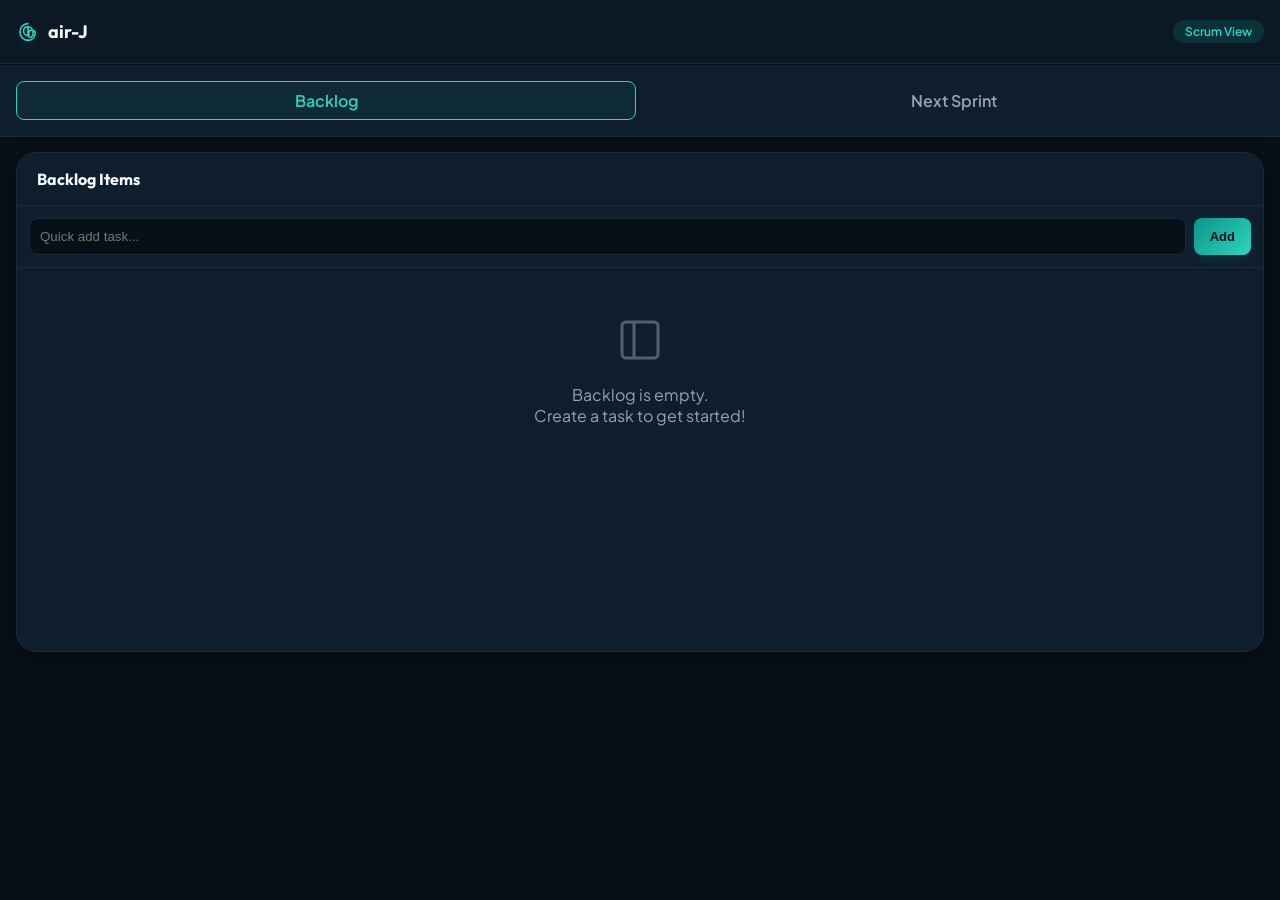
<file: prototypes/opt1.html>
<!DOCTYPE html>
<html lang="en">
<head>
    <meta charset="UTF-8">
    <meta name="viewport" content="width=device-width, initial-scale=1.0">
    <link href="https://fonts.googleapis.com/css2?family=Outfit:wght@300;400;500;600;700;800&family=Plus+Jakarta+Sans:wght@300;400;500;600;700&display=swap" rel="stylesheet">
    <link rel="stylesheet" href="../src/styles.css">
    <style>
        body { margin: 0; padding: 0; background-color: var(--bg-color); height: 100vh; overflow-y: auto; position: relative; }
        .mobile-preview-container { padding: 16px; padding-bottom: 80px; }
        
        .header-actions { display: flex; align-items: center; gap: 8px; }
        .app-tabs { display: flex; padding: 16px; gap: 8px; border-bottom: 1px solid var(--border-color); background: var(--surface-color); position: sticky; top: 65px; z-index: 9;}
        .tab { flex: 1; text-align: center; padding: 8px 0; border-radius: 8px; font-weight: 600; color: var(--text-muted); border: 1px solid transparent; cursor: pointer; transition: all 0.2s;}
        .tab.active { background: rgba(13, 148, 136, 0.1); color: var(--accent); border-color: var(--accent); }
        
        .view-section { display: none; }
        .view-section.active { display: block; }
        
        /* Modals & Overlays */
        .mock-modal { position: fixed; inset: 0; background: rgba(0,0,0,0.8); z-index: 1000; display: none; align-items: center; justify-content: center; padding: 16px; backdrop-filter: blur(4px);}
        .mock-modal.open { display: flex; }
        .mock-card { background: var(--surface-color); padding: 24px; border-radius: var(--radius-lg); width: 100%; max-width: 400px; border: 1px solid var(--border-color); }
        
        .mock-sheet { position: fixed; bottom: -100%; left: 0; right: 0; background: var(--surface-color); border-top-left-radius: var(--radius-lg); border-top-right-radius: var(--radius-lg); padding: 24px; z-index: 1000; transition: bottom 0.3s ease; border-top: 1px solid var(--border-color);}
        .mock-sheet.open { bottom: 0; }
        
        .empty-state { padding: 32px 16px; text-align: center; color: var(--text-muted); }
        .empty-state svg { width: 48px; height: 48px; opacity: 0.5; margin-bottom: 16px; }
    </style>
</head>
<body class="dark-theme mode-scrum">
    <!-- Header -->
    <header class="app-header" style="position: sticky; top: 0; z-index: 10; padding: 0 16px; height: 64px; display: flex; justify-content: space-between; align-items: center; background: var(--glass-bg); backdrop-filter: blur(12px); border-bottom: 1px solid var(--border-color);">
        <div class="brand-wrapper" style="display: flex; align-items: center; gap: 8px;">
            <div class="brand-logo" style="width: 24px; height: 24px;">
                <svg viewBox="0 0 120 120" fill="none"><path d="M60 18C36 18 20 36 20 60C20 84 38 102 60 102C78 102 92 88 95 72C98 60 92 50 80 50C68 50 64 60 64 68L64 80C64 86 70 90 76 86C82 82 86 74 86 68C86 48 76 34 60 34C47 34 38 43 38 55C38 68 48 78 60 78L60 40" stroke="var(--accent)" stroke-width="8" stroke-linecap="round" stroke-linejoin="round"/></svg>
            </div>
            <span style="font-family: var(--font-heading); font-weight: 700; font-size: 18px;">air-J</span>
        </div>
        <div class="header-actions">
            <div style="background: rgba(13, 148, 136, 0.2); color: var(--accent); padding: 4px 12px; border-radius: 20px; font-size: 12px; font-weight: 600;">Scrum View</div>
        </div>
    </header>

    <!-- Planning Phase Tabs -->
    <div class="app-tabs" id="planning-tabs">
        <div class="tab active" data-target="view-backlog">Backlog</div>
        <div class="tab" data-target="view-next-sprint">Next Sprint <span class="tag-badge" id="next-badge" style="background:var(--accent); color:#000; padding: 2px 6px; display: none;">0</span></div>
    </div>
    
    <!-- Active Sprint Tabs -->
    <div class="app-tabs" id="active-tabs" style="display: none;">
        <div class="tab active" data-target="view-todo">To Do (<span id="todo-count">0</span>)</div>
        <div class="tab" data-target="view-doing">Doing (0)</div>
        <div class="tab" data-target="view-done">Done (0)</div>
    </div>

    <div class="mobile-preview-container">
        
        <!-- BACKLOG VIEW -->
        <div class="view-section active" id="view-backlog">
            <div class="scrum-backlog-panel">
                <div class="backlog-header">
                    <h2 class="backlog-title" style="margin:0; font-size: 16px;">Backlog Items</h2>
                </div>
                
                <div style="display:flex; gap:8px; padding: 12px; border-bottom: 1px solid var(--border-color);">
                    <input type="text" id="new-task-input" placeholder="Quick add task..." style="flex:1; padding: 10px; border-radius: 8px; border: 1px solid var(--border-color); background: var(--bg-color); color: var(--text-main);">
                    <button class="btn-primary" onclick="createMockTask()" style="padding: 0 16px; border-radius: 8px;">Add</button>
                </div>

                <div class="backlog-task-list" id="backlog-list">
                    <div class="empty-state" id="backlog-empty">
                        <svg viewBox="0 0 24 24" fill="none" stroke="currentColor" stroke-width="1.5"><rect x="3" y="3" width="18" height="18" rx="2" ry="2"/><line x1="9" y1="3" x2="9" y2="21"/></svg>
                        <p style="margin:0;">Backlog is empty.<br>Create a task to get started!</p>
                    </div>
                </div>
            </div>
        </div>

        <!-- NEXT SPRINT VIEW -->
        <div class="view-section" id="view-next-sprint">
            <button class="btn-primary" style="width: 100%; margin-bottom: 16px;" onclick="openDurationModal()">Start Sprint</button>
            <div class="scrum-backlog-panel">
                <div class="backlog-task-list" id="staged-list">
                    <div id="staged-empty-msg" class="empty-state">No tasks staged yet.</div>
                </div>
            </div>
        </div>
        
        <!-- ACTIVE SPRINT VIEWS -->
        <div class="view-section" id="view-todo">
            <!-- Active Sprint Header Widget -->
            <div style="background: var(--surface-color); border: 1px solid var(--border-color); border-radius: var(--radius-lg); padding: 16px; margin-bottom: 16px;">
                <h3 style="margin: 0 0 8px 0;">Sprint 1</h3>
                <div style="height: 6px; background: var(--bg-color); border-radius: 3px; margin-bottom: 16px;"><div style="height: 100%; width: 0%; background: var(--accent); border-radius: 3px;"></div></div>
                <button class="btn-secondary" style="width: 100%;" onclick="openReviewSheet()">End Sprint</button>
            </div>
            <div class="scrum-backlog-panel">
                <div class="backlog-task-list" id="active-list"></div>
            </div>
        </div>
        <div class="view-section" id="view-doing">
            <div class="empty-state">Nothing in progress</div>
        </div>
        <div class="view-section" id="view-done">
            <div class="empty-state">Nothing completed</div>
        </div>

    </div>

    <!-- Duration Modal -->
    <div class="mock-modal" id="duration-modal">
        <div class="mock-card">
            <div style="display: flex; justify-content: space-between; align-items: center; margin-bottom: 12px;">
                <h3 style="margin: 0;">Plan Sprint</h3>
                <button class="icon-btn" onclick="document.getElementById('duration-modal').classList.remove('open')"><svg viewBox="0 0 24 24" fill="none" stroke="currentColor" stroke-width="2" style="width:20px;height:20px;"><line x1="18" y1="6" x2="6" y2="18"/><line x1="6" y1="6" x2="18" y2="18"/></svg></button>
            </div>
            <p style="color: var(--text-muted); margin-top: 0; margin-bottom: 20px;">Select sprint duration.</p>
            <div style="display: flex; gap: 8px; margin-bottom: 24px;">
                <button style="flex:1; padding: 12px; background: rgba(13,148,136,0.1); border: 2px solid var(--accent); border-radius: 8px; color: var(--accent); font-weight: bold;">1W</button>
                <button style="flex:1; padding: 12px; background: var(--bg-color); border: 1px solid var(--border-color); border-radius: 8px; color: var(--text-main);">2W</button>
            </div>
            <button class="btn-primary" style="width: 100%;" onclick="startSprint()">Start Sprint</button>
        </div>
    </div>
    
    <!-- Review Sheet -->
    <div class="mock-sheet" id="review-sheet">
        <h3>Sprint Review</h3>
        <p style="color: var(--text-muted);">0 Completed, <span id="review-count">0</span> Incomplete</p>
        <div style="margin: 24px 0; padding: 16px; background: var(--bg-color); border-radius: 8px; border: 1px solid var(--border-color);">
            <p style="margin:0 0 12px 0; font-weight: 500;">Unfinished tasks will default to Next Sprint.</p>
            <button style="width: 100%; padding: 8px; border: 1px solid var(--accent); background: rgba(13,148,136,0.1); color: var(--accent); border-radius: 4px; font-weight: bold;">Move to Next Sprint</button>
        </div>
        <button class="btn-primary" style="width: 100%;" onclick="finishReview()">Complete Review</button>
    </div>

    <script>
        let taskCounter = 0;
        let stagedTasks = [];
        let allTasksHTML = {};

        function generateTaskHTML(task) {
            return `
            <div class="backlog-task-item" data-id="${task.id}" id="card-${task.id}">
                <div class="backlog-task-info">
                    <h4 class="backlog-task-title">${task.title}</h4>
                    <div class="backlog-task-meta">
                        <span class="tag-badge" style="color: ${task.catCol}; background-color: ${task.catCol}33;">${task.cat}</span>
                        <span class="priority-pill priority-${task.pri}">${task.pri.charAt(0).toUpperCase() + task.pri.slice(1)}</span>
                    </div>
                </div>
                <div class="backlog-task-actions">
                    <button class="icon-btn commit-sprint-btn" onclick="stageTask('${task.id}')">
                        <svg viewBox="0 0 24 24" fill="none" stroke="currentColor" stroke-width="2.5" stroke-linecap="round" stroke-linejoin="round" style="width: 14px; height: 14px; color: var(--accent);">
                            <line x1="12" y1="5" x2="12" y2="19"/><line x1="5" y1="12" x2="19" y2="12"/>
                        </svg>
                    </button>
                </div>
            </div>`;
        }

        const backlogList = document.getElementById('backlog-list');

        function createMockTask() {
            const input = document.getElementById('new-task-input');
            const title = input.value.trim();
            if(!title) return;
            
            taskCounter++;
            const id = 't' + taskCounter;
            
            const cats = [{cat: 'Work', col: '#60A5FA'}, {cat: 'Wellness', col: '#34D399'}, {cat: 'Life', col: '#FBBF24'}];
            const pris = ['low', 'medium', 'high'];
            
            const randomCat = cats[Math.floor(Math.random() * cats.length)];
            const randomPri = pris[Math.floor(Math.random() * pris.length)];
            
            const task = { id: id, title: title, cat: randomCat.cat, catCol: randomCat.col, pri: randomPri };
            const html = generateTaskHTML(task);
            
            allTasksHTML[id] = html;
            
            document.getElementById('backlog-empty').style.display = 'none';
            backlogList.insertAdjacentHTML('afterbegin', html);
            
            input.value = '';
        }

        document.getElementById('new-task-input').addEventListener('keypress', function (e) {
            if (e.key === 'Enter') createMockTask();
        });

        // Tab Switching
        document.querySelectorAll('.tab').forEach(tab => {
            tab.addEventListener('click', (e) => {
                const parent = tab.parentElement;
                parent.querySelectorAll('.tab').forEach(t => t.classList.remove('active'));
                tab.classList.add('active');
                
                document.querySelectorAll('.view-section').forEach(v => v.classList.remove('active'));
                document.getElementById(tab.dataset.target).classList.add('active');
            });
        });

        function updateNextBadge() {
            const badge = document.getElementById('next-badge');
            if(stagedTasks.length > 0) {
                badge.style.display = 'inline-block';
                badge.textContent = stagedTasks.length;
                document.getElementById('staged-empty-msg').style.display = 'none';
            } else {
                badge.style.display = 'none';
                document.getElementById('staged-empty-msg').style.display = 'block';
            }
        }

        function stageTask(id) {
            const el = document.getElementById(`card-${id}`);
            if (el) el.remove();
            
            stagedTasks.push(id);
            updateNextBadge();
            
            // Check if backlog empty
            if(document.querySelectorAll('#backlog-list .backlog-task-item').length === 0) {
                document.getElementById('backlog-empty').style.display = 'block';
            }
            
            const stagedList = document.getElementById('staged-list');
            
            // Re-render task with minus button
            let html = allTasksHTML[id].replace(/onclick="stageTask\('.*?'\)"/, `onclick="unstageTask('${id}')"`);
            html = html.replace(/<line.*?<\/line>/g, ''); // remove plus lines
            html = html.replace(/<svg.*?>/, '<svg viewBox="0 0 24 24" fill="none" stroke="currentColor" stroke-width="2.5" stroke-linecap="round" stroke-linejoin="round" style="width: 14px; height: 14px; color: #EF4444;"><line x1="5" y1="12" x2="19" y2="12"/>');
            
            stagedList.insertAdjacentHTML('beforeend', html);
        }

        function unstageTask(id) {
            const el = document.querySelector(`#staged-list #card-${id}`);
            if (el) el.remove();
            
            stagedTasks = stagedTasks.filter(t => t !== id);
            updateNextBadge();
            
            // Return to backlog
            document.getElementById('backlog-empty').style.display = 'none';
            backlogList.insertAdjacentHTML('beforeend', allTasksHTML[id]);
        }

        function openDurationModal() {
            if(stagedTasks.length === 0) return alert('Stage some tasks first!');
            document.getElementById('duration-modal').classList.add('open');
        }

        function startSprint() {
            document.getElementById('duration-modal').classList.remove('open');
            document.getElementById('planning-tabs').style.display = 'none';
            document.getElementById('active-tabs').style.display = 'flex';
            document.getElementById('todo-count').textContent = stagedTasks.length;
            
            document.querySelectorAll('.view-section').forEach(v => v.classList.remove('active'));
            document.getElementById('view-todo').classList.add('active');
            
            // Move staged tasks to active list
            const activeList = document.getElementById('active-list');
            
            // Remove the minus buttons from active tasks
            const stagedHTML = document.getElementById('staged-list').innerHTML;
            activeList.innerHTML = stagedHTML;
            activeList.querySelectorAll('button').forEach(btn => btn.remove());
            
            document.getElementById('staged-list').innerHTML = '<div id="staged-empty-msg" class="empty-state">No tasks staged yet.</div>';
        }

        function openReviewSheet() {
            document.getElementById('review-count').textContent = stagedTasks.length;
            document.getElementById('review-sheet').classList.add('open');
        }

        function finishReview() {
            document.getElementById('review-sheet').classList.remove('open');
            
            // Reset to planning mode
            stagedTasks = [];
            updateNextBadge();
            document.getElementById('active-tabs').style.display = 'none';
            document.getElementById('planning-tabs').style.display = 'flex';
            
            // Switch tab
            document.querySelector('#planning-tabs .tab[data-target="view-backlog"]').click();
        }
    </script>
</body>
</html>
</file>
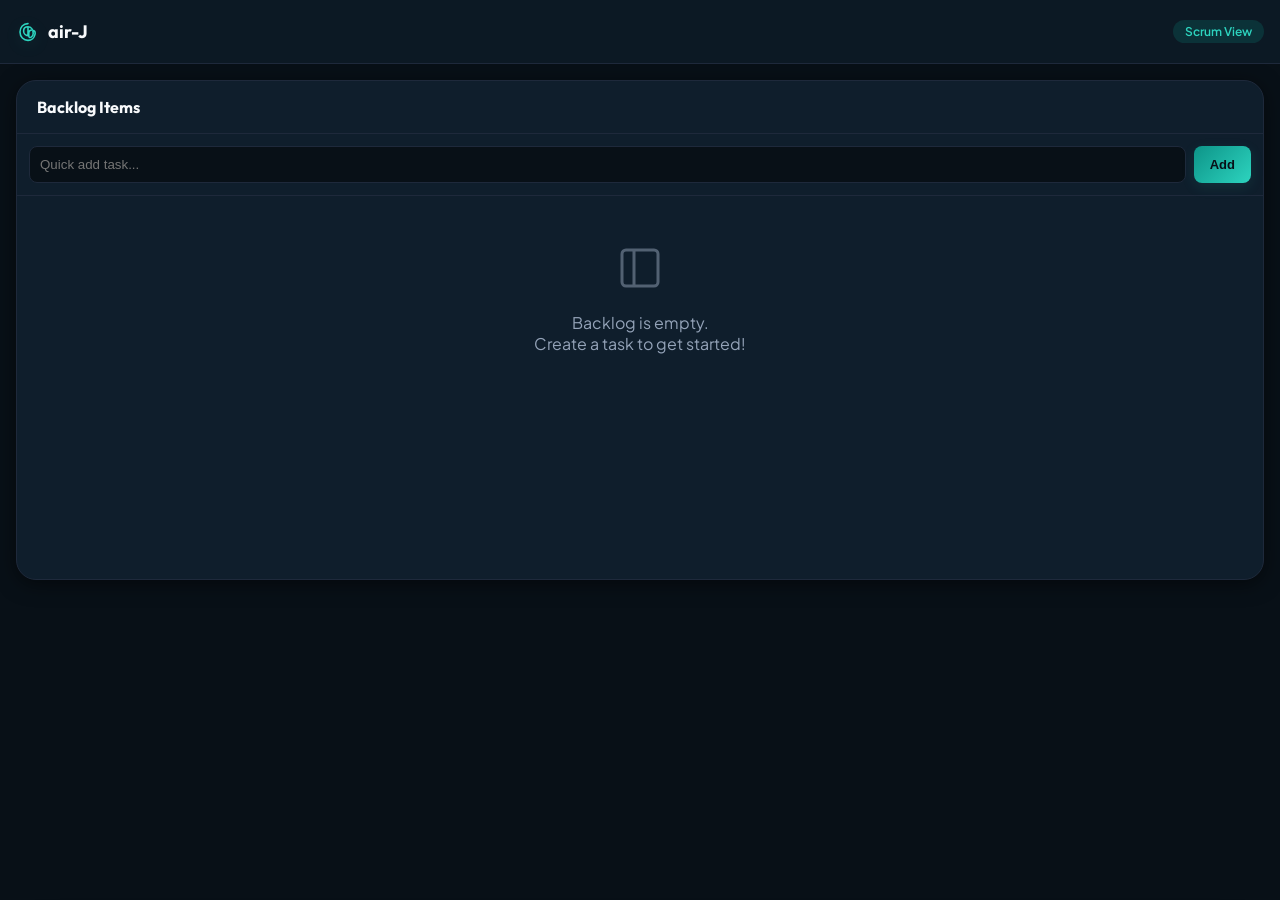
<file: prototypes/opt2.html>
<!DOCTYPE html>
<html lang="en">
<head>
    <meta charset="UTF-8">
    <meta name="viewport" content="width=device-width, initial-scale=1.0">
    <link href="https://fonts.googleapis.com/css2?family=Outfit:wght@300;400;500;600;700;800&family=Plus+Jakarta+Sans:wght@300;400;500;600;700&display=swap" rel="stylesheet">
    <link rel="stylesheet" href="../src/styles.css">
    <style>
        body { margin: 0; padding: 0; background-color: var(--bg-color); height: 100vh; overflow-y: auto; position: relative;}
        .mobile-preview-container { padding: 16px; padding-bottom: 120px; }
        .header-mock { padding: 16px; display: flex; justify-content: space-between; align-items: center; border-bottom: 1px solid var(--border-color); background: var(--surface-color); position: sticky; top: 0; z-index: 10;}
        
        .sprint-cart-bar { position: fixed; bottom: -100px; left: 16px; right: 16px; background: var(--glass-bg); backdrop-filter: blur(20px); border: 1px solid var(--glass-border); border-radius: var(--radius-lg); padding: 16px; display: flex; justify-content: space-between; align-items: center; box-shadow: 0 8px 32px var(--shadow-color); z-index: 100; transition: bottom 0.3s cubic-bezier(0.175, 0.885, 0.32, 1.275);}
        .sprint-cart-bar.visible { bottom: 20px; }
        .cart-info { display: flex; flex-direction: column; gap: 4px; }
        .cart-title { font-family: var(--font-heading); font-size: 14px; font-weight: 600; margin: 0; color: var(--text-main); }
        .cart-subtitle { font-size: 12px; color: var(--text-muted); margin: 0; }
        
        .view-section { display: none; }
        .view-section.active { display: block; }
        
        /* Modals & Overlays */
        .mock-sheet { position: fixed; bottom: -100%; left: 0; right: 0; background: var(--surface-color); border-top-left-radius: var(--radius-lg); border-top-right-radius: var(--radius-lg); padding: 24px; z-index: 1000; transition: bottom 0.3s ease; border-top: 1px solid var(--border-color); display: flex; flex-direction: column; max-height: 80vh;}
        .mock-sheet.open { bottom: 0; }
        
        .app-tabs { display: flex; padding: 16px; gap: 8px; border-bottom: 1px solid var(--border-color); background: var(--surface-color); position: sticky; top: 65px; z-index: 9;}
        .tab { flex: 1; text-align: center; padding: 8px 0; border-radius: 8px; font-weight: 600; color: var(--text-muted); border: 1px solid transparent; cursor: pointer;}
        .tab.active { background: rgba(13, 148, 136, 0.1); color: var(--accent); border-color: var(--accent); }
        
        .empty-state { padding: 32px 16px; text-align: center; color: var(--text-muted); }
        .empty-state svg { width: 48px; height: 48px; opacity: 0.5; margin-bottom: 16px; }
    </style>
</head>
<body class="dark-theme mode-scrum">
    <!-- Header -->
    <header class="app-header" style="position: sticky; top: 0; z-index: 10; padding: 0 16px; height: 64px; display: flex; justify-content: space-between; align-items: center; background: var(--glass-bg); backdrop-filter: blur(12px); border-bottom: 1px solid var(--border-color);">
        <div class="brand-wrapper" style="display: flex; align-items: center; gap: 8px;">
            <div class="brand-logo" style="width: 24px; height: 24px;">
                <svg viewBox="0 0 120 120" fill="none"><path d="M60 18C36 18 20 36 20 60C20 84 38 102 60 102C78 102 92 88 95 72C98 60 92 50 80 50C68 50 64 60 64 68L64 80C64 86 70 90 76 86C82 82 86 74 86 68C86 48 76 34 60 34C47 34 38 43 38 55C38 68 48 78 60 78L60 40" stroke="var(--accent)" stroke-width="8" stroke-linecap="round" stroke-linejoin="round"/></svg>
            </div>
            <span style="font-family: var(--font-heading); font-weight: 700; font-size: 18px;">air-J</span>
        </div>
        <div class="header-actions">
            <div style="background: rgba(13, 148, 136, 0.2); color: var(--accent); padding: 4px 12px; border-radius: 20px; font-size: 12px; font-weight: 600;">Scrum View</div>
        </div>
    </header>

    <!-- Active Sprint Tabs -->
    <div class="app-tabs" id="active-tabs" style="display: none;">
        <div class="tab active" data-target="view-todo">To Do (<span id="todo-count">0</span>)</div>
        <div class="tab" data-target="view-doing">Doing (0)</div>
        <div class="tab" data-target="view-done">Done (0)</div>
    </div>

    <div class="mobile-preview-container">
        
        <!-- BACKLOG VIEW -->
        <div class="view-section active" id="view-backlog">
            <div class="scrum-backlog-panel">
                <div class="backlog-header">
                    <h2 class="backlog-title" style="margin:0; font-size: 16px;">Backlog Items</h2>
                </div>
                
                <div style="display:flex; gap:8px; padding: 12px; border-bottom: 1px solid var(--border-color);">
                    <input type="text" id="new-task-input" placeholder="Quick add task..." style="flex:1; padding: 10px; border-radius: 8px; border: 1px solid var(--border-color); background: var(--bg-color); color: var(--text-main);">
                    <button class="btn-primary" onclick="createMockTask()" style="padding: 0 16px; border-radius: 8px;">Add</button>
                </div>

                <div class="backlog-task-list" id="backlog-list">
                    <div class="empty-state" id="backlog-empty">
                        <svg viewBox="0 0 24 24" fill="none" stroke="currentColor" stroke-width="1.5"><rect x="3" y="3" width="18" height="18" rx="2" ry="2"/><line x1="9" y1="3" x2="9" y2="21"/></svg>
                        <p style="margin:0;">Backlog is empty.<br>Create a task to get started!</p>
                    </div>
                </div>
            </div>
        </div>
        
        <!-- ACTIVE SPRINT VIEWS -->
        <div class="view-section" id="view-todo">
            <div style="background: var(--surface-color); border: 1px solid var(--border-color); border-radius: var(--radius-lg); padding: 16px; margin-bottom: 16px;">
                <h3 style="margin: 0 0 8px 0;">Sprint 1</h3>
                <div style="height: 6px; background: var(--bg-color); border-radius: 3px; margin-bottom: 16px;"><div style="height: 100%; width: 0%; background: var(--accent); border-radius: 3px;"></div></div>
                <button class="btn-secondary" style="width: 100%;" onclick="openReviewSheet()">End Sprint</button>
            </div>
            <div class="scrum-backlog-panel">
                <div class="backlog-task-list" id="active-list"></div>
            </div>
        </div>
        <div class="view-section" id="view-doing">
            <div class="empty-state">Nothing in progress</div>
        </div>
        <div class="view-section" id="view-done">
            <div class="empty-state">Nothing completed</div>
        </div>

    </div>
    
    <!-- Floating Cart Banner -->
    <div class="sprint-cart-bar" id="cart-banner">
        <div class="cart-info">
            <h4 class="cart-title">Next Sprint</h4>
            <p class="cart-subtitle"><span id="cart-count">0</span> Tasks Staged</p>
        </div>
        <button class="btn-primary" style="padding: 8px 16px; font-size: 14px;" onclick="openPlanningSheet()">Review & Start</button>
    </div>

    <!-- Planning Sheet -->
    <div class="mock-sheet" id="planning-sheet">
        <div style="display: flex; justify-content: space-between; align-items: center; margin-bottom: 16px;">
            <h3 style="margin:0;">Sprint Cart Review</h3>
            <button class="icon-btn" onclick="document.getElementById('planning-sheet').classList.remove('open')">Close</button>
        </div>
        
        <div style="flex:1; overflow-y:auto; margin-bottom: 16px;">
            <div class="scrum-backlog-panel" style="margin-bottom: 16px;">
                <div class="backlog-task-list" id="staged-list">
                    <!-- Tasks injected here -->
                </div>
            </div>
            
            <p style="color: var(--text-muted); margin-bottom: 8px;">Select duration:</p>
            <div style="display: flex; gap: 8px; margin-bottom: 16px;">
                <button style="flex:1; padding: 12px; background: rgba(13,148,136,0.1); border: 2px solid var(--accent); border-radius: 8px; color: var(--accent); font-weight: bold;">1 Week</button>
                <button style="flex:1; padding: 12px; background: var(--bg-color); border: 1px solid var(--border-color); border-radius: 8px; color: var(--text-main);">2 Weeks</button>
            </div>
        </div>
        
        <button class="btn-primary" style="width: 100%; padding: 16px;" onclick="startSprint()">Start Sprint</button>
    </div>

    <!-- Review Sheet (End Sprint) -->
    <div class="mock-sheet" id="review-sheet">
        <h3>Sprint Review</h3>
        <p style="color: var(--text-muted);">0 Completed, <span id="review-count">0</span> Incomplete</p>
        <div style="margin: 24px 0; padding: 16px; background: var(--bg-color); border-radius: 8px; border: 1px solid var(--border-color);">
            <p style="margin:0 0 12px 0; font-weight: 500;">Unfinished tasks will default to Next Sprint.</p>
            <button style="width: 100%; padding: 8px; border: 1px solid var(--accent); background: rgba(13,148,136,0.1); color: var(--accent); border-radius: 4px; font-weight: bold;">Move to Next Sprint</button>
        </div>
        <button class="btn-primary" style="width: 100%;" onclick="finishReview()">Complete Review</button>
    </div>

    <script>
        let taskCounter = 0;
        let stagedTasks = [];
        let allTasksHTML = {};

        function generateTaskHTML(task) {
            return `
            <div class="backlog-task-item" data-id="${task.id}" id="card-${task.id}">
                <div class="backlog-task-info">
                    <h4 class="backlog-task-title">${task.title}</h4>
                    <div class="backlog-task-meta">
                        <span class="tag-badge" style="color: ${task.catCol}; background-color: ${task.catCol}33;">${task.cat}</span>
                        <span class="priority-pill priority-${task.pri}">${task.pri.charAt(0).toUpperCase() + task.pri.slice(1)}</span>
                    </div>
                </div>
                <div class="backlog-task-actions">
                    <button class="icon-btn commit-sprint-btn" onclick="stageTask('${task.id}')">
                        <svg viewBox="0 0 24 24" fill="none" stroke="currentColor" stroke-width="2.5" stroke-linecap="round" stroke-linejoin="round" style="width: 14px; height: 14px; color: var(--accent);">
                            <line x1="12" y1="5" x2="12" y2="19"/><line x1="5" y1="12" x2="19" y2="12"/>
                        </svg>
                    </button>
                </div>
            </div>`;
        }

        const backlogList = document.getElementById('backlog-list');

        function createMockTask() {
            const input = document.getElementById('new-task-input');
            const title = input.value.trim();
            if(!title) return;
            
            taskCounter++;
            const id = 't' + taskCounter;
            
            const cats = [{cat: 'Work', col: '#60A5FA'}, {cat: 'Wellness', col: '#34D399'}, {cat: 'Life', col: '#FBBF24'}];
            const pris = ['low', 'medium', 'high'];
            
            const randomCat = cats[Math.floor(Math.random() * cats.length)];
            const randomPri = pris[Math.floor(Math.random() * pris.length)];
            
            const task = { id: id, title: title, cat: randomCat.cat, catCol: randomCat.col, pri: randomPri };
            const html = generateTaskHTML(task);
            
            allTasksHTML[id] = html;
            
            document.getElementById('backlog-empty').style.display = 'none';
            backlogList.insertAdjacentHTML('afterbegin', html);
            
            input.value = '';
        }

        document.getElementById('new-task-input').addEventListener('keypress', function (e) {
            if (e.key === 'Enter') createMockTask();
        });

        // Tab Switching
        document.querySelectorAll('.tab').forEach(tab => {
            tab.addEventListener('click', (e) => {
                const parent = tab.parentElement;
                parent.querySelectorAll('.tab').forEach(t => t.classList.remove('active'));
                tab.classList.add('active');
                
                document.querySelectorAll('.view-section').forEach(v => v.classList.remove('active'));
                document.getElementById(tab.dataset.target).classList.add('active');
            });
        });

        function updateCartBadge() {
            if(stagedTasks.length > 0) {
                document.getElementById('cart-banner').classList.add('visible');
                document.getElementById('cart-count').textContent = stagedTasks.length;
            } else {
                document.getElementById('cart-banner').classList.remove('visible');
                document.getElementById('planning-sheet').classList.remove('open');
            }
        }

        function stageTask(id) {
            const el = document.getElementById(`card-${id}`);
            if (el) el.remove();
            
            stagedTasks.push(id);
            updateCartBadge();
            
            if(document.querySelectorAll('#backlog-list .backlog-task-item').length === 0) {
                document.getElementById('backlog-empty').style.display = 'block';
            }
            
            const stagedList = document.getElementById('staged-list');
            
            // Re-render task with minus button
            let html = allTasksHTML[id].replace(/onclick="stageTask\('.*?'\)"/, `onclick="unstageTask('${id}')"`);
            html = html.replace(/<line.*?<\/line>/g, ''); // remove plus lines
            html = html.replace(/<svg.*?>/, '<svg viewBox="0 0 24 24" fill="none" stroke="currentColor" stroke-width="2.5" stroke-linecap="round" stroke-linejoin="round" style="width: 14px; height: 14px; color: #EF4444;"><line x1="5" y1="12" x2="19" y2="12"/>');
            
            stagedList.insertAdjacentHTML('beforeend', html);
        }

        function unstageTask(id) {
            const el = document.querySelector(`#staged-list #card-${id}`);
            if (el) el.remove();
            
            stagedTasks = stagedTasks.filter(t => t !== id);
            updateCartBadge();
            
            document.getElementById('backlog-empty').style.display = 'none';
            backlogList.insertAdjacentHTML('beforeend', allTasksHTML[id]);
        }

        function openPlanningSheet() {
            document.getElementById('planning-sheet').classList.add('open');
        }

        function startSprint() {
            document.getElementById('planning-sheet').classList.remove('open');
            document.getElementById('cart-banner').classList.remove('visible');
            
            document.getElementById('active-tabs').style.display = 'flex';
            document.getElementById('todo-count').textContent = stagedTasks.length;
            
            document.querySelectorAll('.view-section').forEach(v => v.classList.remove('active'));
            document.getElementById('view-todo').classList.add('active');
            
            const activeList = document.getElementById('active-list');
            const stagedHTML = document.getElementById('staged-list').innerHTML;
            activeList.innerHTML = stagedHTML;
            activeList.querySelectorAll('button').forEach(btn => btn.remove());
            
            document.getElementById('staged-list').innerHTML = '';
        }

        function openReviewSheet() {
            document.getElementById('review-count').textContent = stagedTasks.length;
            document.getElementById('review-sheet').classList.add('open');
        }

        function finishReview() {
            document.getElementById('review-sheet').classList.remove('open');
            
            stagedTasks = [];
            document.getElementById('active-tabs').style.display = 'none';
            
            backlogList.innerHTML = Object.values(allTasksHTML).join('');
            if(Object.keys(allTasksHTML).length === 0) {
                document.getElementById('backlog-empty').style.display = 'block';
            }
            
            document.getElementById('active-list').innerHTML = '';
            
            document.querySelectorAll('.view-section').forEach(v => v.classList.remove('active'));
            document.getElementById('view-backlog').classList.add('active');
        }
    </script>
</body>
</html>
</file>
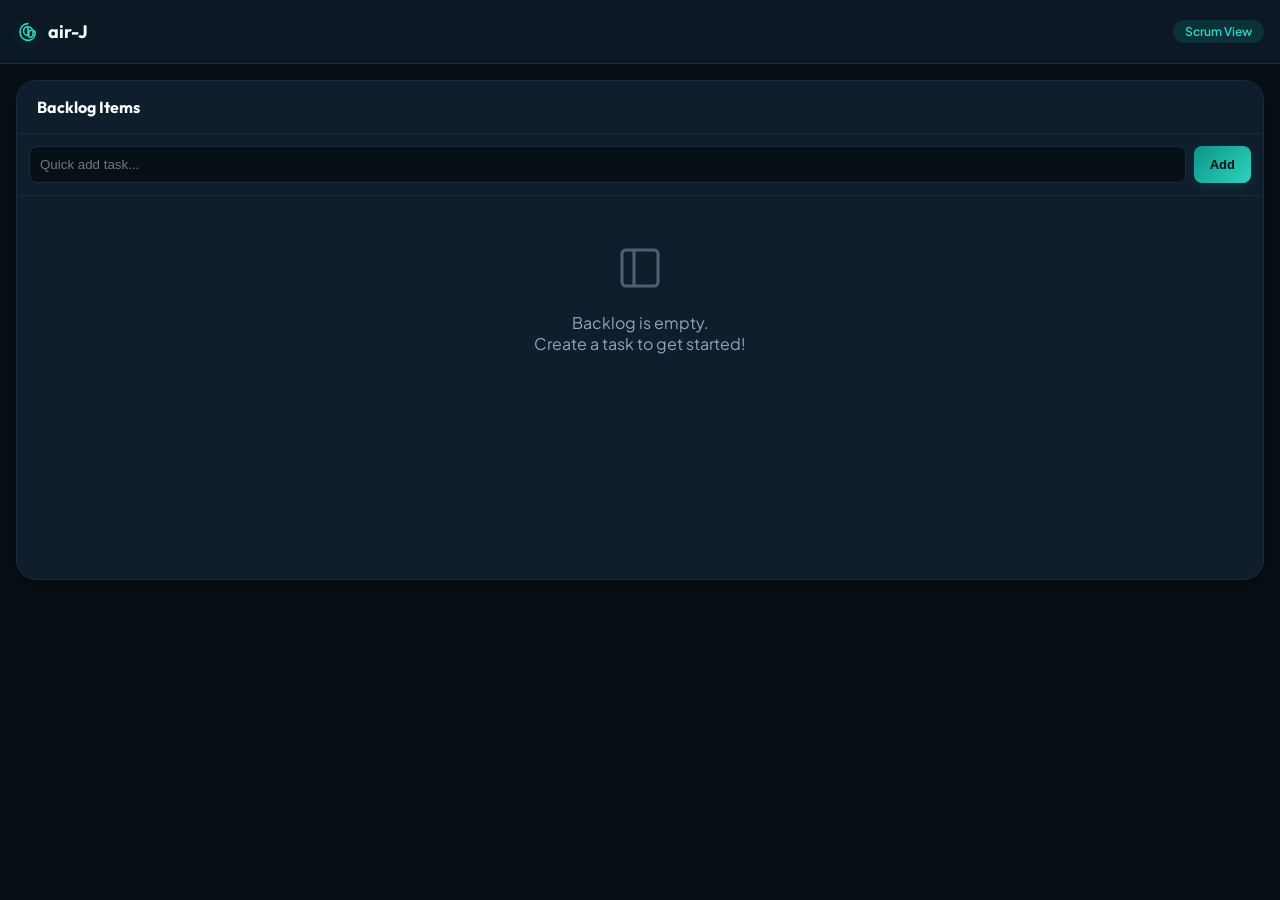
<file: prototypes/opt3.html>
<!DOCTYPE html>
<html lang="en">
<head>
    <meta charset="UTF-8">
    <meta name="viewport" content="width=device-width, initial-scale=1.0">
    <link href="https://fonts.googleapis.com/css2?family=Outfit:wght@300;400;500;600;700;800&family=Plus+Jakarta+Sans:wght@300;400;500;600;700&display=swap" rel="stylesheet">
    <link rel="stylesheet" href="../src/styles.css">
    <style>
        body { margin: 0; padding: 0; background-color: var(--bg-color); height: 100vh; overflow-y: auto; position: relative;}
        .mobile-preview-container { padding: 16px; padding-bottom: 80px; }
        .header-mock { padding: 16px; display: flex; justify-content: space-between; align-items: center; border-bottom: 1px solid var(--border-color); background: var(--surface-color); position: sticky; top: 0; z-index: 10;}
        
        .wizard-start-btn { display: flex; align-items: center; justify-content: center; gap: 8px; width: 100%; padding: 16px; border-radius: var(--radius-lg); background: linear-gradient(135deg, var(--primary), var(--accent)); color: #fff; font-family: var(--font-heading); font-size: 16px; font-weight: 600; border: none; box-shadow: 0 4px 15px rgba(45, 212, 191, 0.3); margin-bottom: 24px; cursor: pointer; }
        
        .view-section { display: none; }
        .view-section.active { display: block; }
        
        /* Full-screen Wizard Overlay */
        .wizard-overlay { position: fixed; inset: 0; background: var(--bg-color); z-index: 2000; display: none; flex-direction: column; }
        .wizard-overlay.open { display: flex; }
        .wizard-header { padding: 16px; border-bottom: 1px solid var(--border-color); display: flex; align-items: center; gap: 16px; background: var(--surface-color); }
        .wizard-body { flex: 1; overflow-y: auto; padding: 16px; }
        .wizard-footer { padding: 16px; border-top: 1px solid var(--border-color); background: var(--surface-color); }
        
        .wizard-step { display: none; }
        .wizard-step.active { display: block; }
        
        .task-checkbox-row { display: flex; align-items: center; gap: 12px; padding: 12px; background: var(--surface-color); border: 1px solid var(--border-color); border-radius: var(--radius-md); margin-bottom: 8px; cursor: pointer; transition: all 0.2s;}
        .task-checkbox-row.selected { border-color: var(--accent); background: rgba(13,148,136,0.05); }
        .custom-checkbox { width: 20px; height: 20px; border-radius: 4px; border: 2px solid var(--border-color); display: flex; align-items: center; justify-content: center; color: transparent; transition: all 0.2s;}
        .task-checkbox-row.selected .custom-checkbox { background: var(--accent); border-color: var(--accent); color: #000; }
        
        /* Modals & Sheets */
        .mock-sheet { position: fixed; bottom: -100%; left: 0; right: 0; background: var(--surface-color); border-top-left-radius: var(--radius-lg); border-top-right-radius: var(--radius-lg); padding: 24px; z-index: 1000; transition: bottom 0.3s ease; border-top: 1px solid var(--border-color);}
        .mock-sheet.open { bottom: 0; }
        
        .app-tabs { display: flex; padding: 16px; gap: 8px; border-bottom: 1px solid var(--border-color); background: var(--surface-color); position: sticky; top: 65px; z-index: 9;}
        .tab { flex: 1; text-align: center; padding: 8px 0; border-radius: 8px; font-weight: 600; color: var(--text-muted); border: 1px solid transparent; cursor: pointer;}
        .tab.active { background: rgba(13, 148, 136, 0.1); color: var(--accent); border-color: var(--accent); }
        
        .empty-state { padding: 32px 16px; text-align: center; color: var(--text-muted); }
        .empty-state svg { width: 48px; height: 48px; opacity: 0.5; margin-bottom: 16px; }
    </style>
</head>
<body class="dark-theme mode-scrum">
    <!-- Header -->
    <header class="app-header" style="position: sticky; top: 0; z-index: 10; padding: 0 16px; height: 64px; display: flex; justify-content: space-between; align-items: center; background: var(--glass-bg); backdrop-filter: blur(12px); border-bottom: 1px solid var(--border-color);">
        <div class="brand-wrapper" style="display: flex; align-items: center; gap: 8px;">
            <div class="brand-logo" style="width: 24px; height: 24px;">
                <svg viewBox="0 0 120 120" fill="none"><path d="M60 18C36 18 20 36 20 60C20 84 38 102 60 102C78 102 92 88 95 72C98 60 92 50 80 50C68 50 64 60 64 68L64 80C64 86 70 90 76 86C82 82 86 74 86 68C86 48 76 34 60 34C47 34 38 43 38 55C38 68 48 78 60 78L60 40" stroke="var(--accent)" stroke-width="8" stroke-linecap="round" stroke-linejoin="round"/></svg>
            </div>
            <span style="font-family: var(--font-heading); font-weight: 700; font-size: 18px;">air-J</span>
        </div>
        <div class="header-actions">
            <div style="background: rgba(13, 148, 136, 0.2); color: var(--accent); padding: 4px 12px; border-radius: 20px; font-size: 12px; font-weight: 600;">Scrum View</div>
        </div>
    </header>

    <!-- Active Sprint Tabs -->
    <div class="app-tabs" id="active-tabs" style="display: none;">
        <div class="tab active" data-target="view-todo">To Do (<span id="todo-count">0</span>)</div>
        <div class="tab" data-target="view-doing">Doing (0)</div>
        <div class="tab" data-target="view-done">Done (0)</div>
    </div>

    <div class="mobile-preview-container">
        <!-- BACKLOG VIEW -->
        <div class="view-section active" id="view-backlog">
            <button class="wizard-start-btn" id="start-wizard-btn" onclick="openWizard()" style="display:none;">
                <svg viewBox="0 0 24 24" fill="none" stroke="currentColor" stroke-width="2.5" style="width: 20px; height: 20px;"><polygon points="5 3 19 12 5 21 5 3"/></svg>
                Plan Next Sprint
            </button>

            <div class="scrum-backlog-panel">
                <div class="backlog-header">
                    <h2 class="backlog-title" style="margin:0; font-size: 16px;">Backlog Items</h2>
                </div>
                
                <div style="display:flex; gap:8px; padding: 12px; border-bottom: 1px solid var(--border-color);">
                    <input type="text" id="new-task-input" placeholder="Quick add task..." style="flex:1; padding: 10px; border-radius: 8px; border: 1px solid var(--border-color); background: var(--bg-color); color: var(--text-main);">
                    <button class="btn-primary" onclick="createMockTask()" style="padding: 0 16px; border-radius: 8px;">Add</button>
                </div>

                <div class="backlog-task-list" id="backlog-list">
                    <div class="empty-state" id="backlog-empty">
                        <svg viewBox="0 0 24 24" fill="none" stroke="currentColor" stroke-width="1.5"><rect x="3" y="3" width="18" height="18" rx="2" ry="2"/><line x1="9" y1="3" x2="9" y2="21"/></svg>
                        <p style="margin:0;">Backlog is empty.<br>Create a task to get started!</p>
                    </div>
                </div>
            </div>
        </div>
        
        <!-- ACTIVE SPRINT VIEWS -->
        <div class="view-section" id="view-todo">
            <!-- Active Sprint Header Widget -->
            <div style="background: var(--surface-color); border: 1px solid var(--border-color); border-radius: var(--radius-lg); padding: 16px; margin-bottom: 16px;">
                <h3 style="margin: 0 0 8px 0;">Sprint 1</h3>
                <div style="height: 6px; background: var(--bg-color); border-radius: 3px; margin-bottom: 16px;"><div style="height: 100%; width: 0%; background: var(--accent); border-radius: 3px;"></div></div>
                <button class="btn-secondary" style="width: 100%;" onclick="openReviewSheet()">End Sprint</button>
            </div>
            <div class="scrum-backlog-panel">
                <div class="backlog-task-list" id="active-list"></div>
            </div>
        </div>
        <div class="view-section" id="view-doing">
            <div class="empty-state">Nothing in progress</div>
        </div>
        <div class="view-section" id="view-done">
            <div class="empty-state">Nothing completed</div>
        </div>
    </div>
    
    <!-- Full Screen Wizard -->
    <div class="wizard-overlay" id="wizard">
        <div class="wizard-header">
            <button class="icon-btn" onclick="closeWizard()"><svg viewBox="0 0 24 24" fill="none" stroke="currentColor" stroke-width="2" style="width:20px;height:20px;"><line x1="18" y1="6" x2="6" y2="18"/><line x1="6" y1="6" x2="18" y2="18"/></svg></button>
            <h3 style="margin:0; font-family: var(--font-heading);">Sprint Setup</h3>
        </div>
        
        <div class="wizard-body">
            <!-- Step 1: Duration -->
            <div class="wizard-step active" id="step1">
                <h2 style="margin-top:0;">1. Duration</h2>
                <p style="color: var(--text-muted);">How long will this sprint last?</p>
                <div style="display: flex; flex-direction: column; gap: 12px; margin-top: 24px;">
                    <button style="padding: 16px; background: rgba(13,148,136,0.1); border: 2px solid var(--accent); border-radius: 8px; color: var(--accent); font-weight: bold; text-align: left;">1 Week</button>
                    <button style="padding: 16px; background: var(--bg-color); border: 1px solid var(--border-color); border-radius: 8px; color: var(--text-main); text-align: left;">2 Weeks</button>
                </div>
            </div>
            
            <!-- Step 2: Tasks -->
            <div class="wizard-step" id="step2">
                <h2 style="margin-top:0;">2. Select Tasks</h2>
                <p style="color: var(--text-muted);">Pick issues from your backlog to commit to this sprint. Tap to add/remove.</p>
                <div style="margin-top: 24px;" id="wizard-task-list">
                    <!-- Checkboxes injected via JS -->
                </div>
            </div>
        </div>
        
        <div class="wizard-footer">
            <button class="btn-primary" style="width: 100%;" id="wizard-next-btn" onclick="nextStep()">Next Step</button>
        </div>
    </div>

    <!-- Review Sheet (End Sprint) -->
    <div class="mock-sheet" id="review-sheet">
        <h3>Sprint Review</h3>
        <p style="color: var(--text-muted);">0 Completed, <span id="review-count">0</span> Incomplete</p>
        <div style="margin: 24px 0; padding: 16px; background: var(--bg-color); border-radius: 8px; border: 1px solid var(--border-color);">
            <p style="margin:0 0 12px 0; font-weight: 500;">Unfinished tasks will default to Next Sprint.</p>
            <button style="width: 100%; padding: 8px; border: 1px solid var(--accent); background: rgba(13,148,136,0.1); color: var(--accent); border-radius: 4px; font-weight: bold;">Move to Next Sprint</button>
        </div>
        <button class="btn-primary" style="width: 100%;" onclick="finishReview()">Complete Review</button>
    </div>

    <script>
        let taskCounter = 0;
        let currentStep = 1;
        let stagedTasks = [];
        let allTasksHTML = {};
        
        function generateTaskHTML(task) {
            return `
            <div class="backlog-task-item" data-id="${task.id}" id="card-${task.id}">
                <div class="backlog-task-info">
                    <h4 class="backlog-task-title">${task.title}</h4>
                    <div class="backlog-task-meta">
                        <span class="tag-badge" style="color: ${task.catCol}; background-color: ${task.catCol}33;">${task.cat}</span>
                        <span class="priority-pill priority-${task.pri}">${task.pri.charAt(0).toUpperCase() + task.pri.slice(1)}</span>
                    </div>
                </div>
            </div>`;
        }
        
        function generateCheckboxHTML(task) {
            return `
            <div class="task-checkbox-row" id="chk-${task.id}" onclick="toggleTask(this, '${task.id}')">
                <div class="custom-checkbox"><svg viewBox="0 0 24 24" fill="none" stroke="currentColor" stroke-width="3" style="width:14px;height:14px;"><polyline points="20 6 9 17 4 12"/></svg></div>
                <div style="flex:1;">
                    <h4 style="margin:0 0 4px 0; font-size:14px;">${task.title}</h4>
                    <span class="tag-badge" style="color: ${task.catCol}; background-color: ${task.catCol}33;">${task.cat}</span>
                </div>
            </div>`;
        }

        const backlogList = document.getElementById('backlog-list');
        const wizardList = document.getElementById('wizard-task-list');

        function createMockTask() {
            const input = document.getElementById('new-task-input');
            const title = input.value.trim();
            if(!title) return;
            
            taskCounter++;
            const id = 't' + taskCounter;
            
            const cats = [{cat: 'Work', col: '#60A5FA'}, {cat: 'Wellness', col: '#34D399'}, {cat: 'Life', col: '#FBBF24'}];
            const pris = ['low', 'medium', 'high'];
            
            const randomCat = cats[Math.floor(Math.random() * cats.length)];
            const randomPri = pris[Math.floor(Math.random() * pris.length)];
            
            const task = { id: id, title: title, cat: randomCat.cat, catCol: randomCat.col, pri: randomPri };
            
            allTasksHTML[id] = generateTaskHTML(task);
            
            document.getElementById('backlog-empty').style.display = 'none';
            document.getElementById('start-wizard-btn').style.display = 'flex';
            
            backlogList.insertAdjacentHTML('afterbegin', allTasksHTML[id]);
            wizardList.insertAdjacentHTML('afterbegin', generateCheckboxHTML(task));
            
            input.value = '';
        }

        document.getElementById('new-task-input').addEventListener('keypress', function (e) {
            if (e.key === 'Enter') createMockTask();
        });

        // Tab Switching
        document.querySelectorAll('.tab').forEach(tab => {
            tab.addEventListener('click', (e) => {
                const parent = tab.parentElement;
                parent.querySelectorAll('.tab').forEach(t => t.classList.remove('active'));
                tab.classList.add('active');
                
                document.querySelectorAll('.view-section').forEach(v => v.classList.remove('active'));
                document.getElementById(tab.dataset.target).classList.add('active');
            });
        });

        function openWizard() {
            currentStep = 1;
            document.getElementById('step1').classList.add('active');
            document.getElementById('step2').classList.remove('active');
            document.getElementById('wizard-next-btn').textContent = "Next Step";
            document.getElementById('wizard').classList.add('open');
        }
        
        function closeWizard() {
            document.getElementById('wizard').classList.remove('open');
        }
        
        function toggleTask(el, id) {
            el.classList.toggle('selected');
            if(el.classList.contains('selected')) stagedTasks.push(id);
            else stagedTasks = stagedTasks.filter(t => t !== id);
        }

        function nextStep() {
            if(currentStep === 1) {
                currentStep = 2;
                document.getElementById('step1').classList.remove('active');
                document.getElementById('step2').classList.add('active');
                document.getElementById('wizard-next-btn').textContent = "Start Sprint";
            } else if (currentStep === 2) {
                if(stagedTasks.length === 0) return alert('Select at least one task!');
                startSprint();
            }
        }

        function startSprint() {
            closeWizard();
            
            document.getElementById('active-tabs').style.display = 'flex';
            document.getElementById('todo-count').textContent = stagedTasks.length;
            
            document.querySelectorAll('.view-section').forEach(v => v.classList.remove('active'));
            document.getElementById('view-todo').classList.add('active');
            
            const activeList = document.getElementById('active-list');
            activeList.innerHTML = '';
            
            stagedTasks.forEach(id => {
                const item = document.querySelector(`.backlog-task-item[data-id="${id}"]`);
                if(item) {
                    activeList.innerHTML += item.outerHTML;
                    item.remove();
                }
            });
            
            if(document.querySelectorAll('#backlog-list .backlog-task-item').length === 0) {
                document.getElementById('backlog-empty').style.display = 'block';
            }
        }

        function openReviewSheet() {
            document.getElementById('review-count').textContent = stagedTasks.length;
            document.getElementById('review-sheet').classList.add('open');
        }

        function finishReview() {
            document.getElementById('review-sheet').classList.remove('open');
            
            stagedTasks = [];
            document.getElementById('active-tabs').style.display = 'none';
            
            backlogList.innerHTML = Object.values(allTasksHTML).join('');
            if(Object.keys(allTasksHTML).length > 0) {
                document.getElementById('backlog-empty').style.display = 'none';
                document.getElementById('start-wizard-btn').style.display = 'flex';
            } else {
                document.getElementById('backlog-empty').style.display = 'block';
                document.getElementById('start-wizard-btn').style.display = 'none';
            }
            
            document.getElementById('active-list').innerHTML = '';
            
            document.querySelectorAll('.task-checkbox-row').forEach(el => el.classList.remove('selected'));
            
            document.querySelectorAll('.view-section').forEach(v => v.classList.remove('active'));
            document.getElementById('view-backlog').classList.add('active');
        }
    </script>
</body>
</html>
</file>
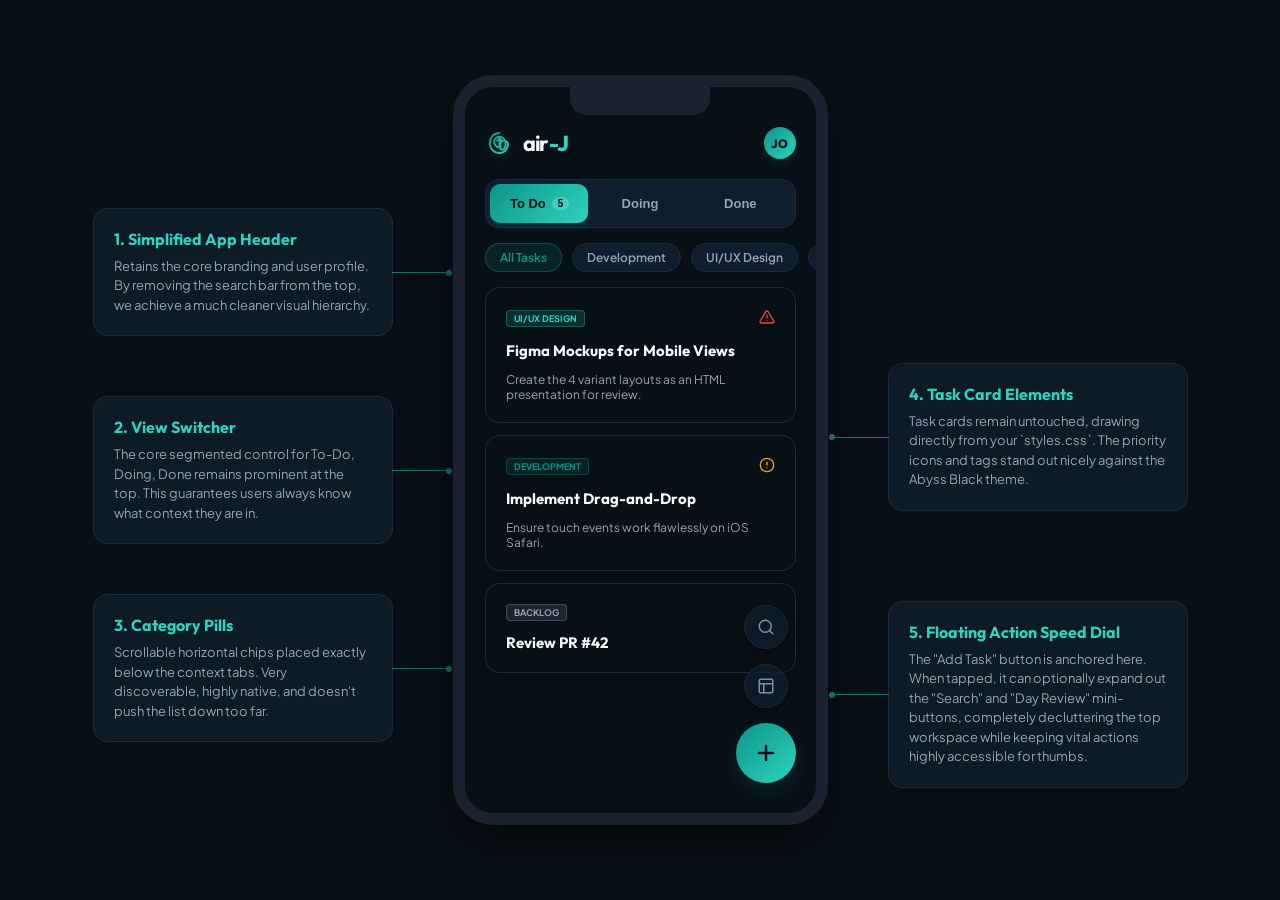
<file: archive/mobile-ux-options/v2-option4-detailed.html>
<!DOCTYPE html>
<html lang="en">
<head>
    <meta charset="UTF-8">
    <meta name="viewport" content="width=device-width, initial-scale=1.0">
    <title>air-J | Option 4 Detail View (v2)</title>
    <!-- Use exact fonts from app -->
    <link rel="preconnect" href="https://fonts.googleapis.com">
    <link rel="preconnect" href="https://fonts.gstatic.com" crossorigin>
    <link href="https://fonts.googleapis.com/css2?family=Outfit:wght@300;400;500;600;700;800&family=Plus+Jakarta+Sans:wght@300;400;500;600;700&family=Fira+Code:wght@400;500&display=swap" rel="stylesheet">
    
    <!-- Link to Master Styles to inherit branding completely -->
    <link rel="stylesheet" href="../../src/styles.css">

    <style>
        /* Presentation Layout Styles */
        body {
            background-color: var(--bg-color);
            color: var(--text-main);
            display: flex;
            justify-content: center;
            align-items: center;
            min-height: 100vh;
            padding: 40px;
            font-family: var(--font-body);
        }

        .presentation-container {
            display: flex;
            gap: 60px;
            max-width: 1200px;
            align-items: center;
        }

        /* Phone Mockup Frame */
        .phone-frame {
            width: 375px;
            height: 750px;
            background-color: var(--bg-color);
            border: 12px solid #1a2230;
            border-radius: 40px;
            position: relative;
            overflow: hidden;
            box-shadow: 0 25px 50px rgba(0,0,0,0.5);
            display: flex;
            flex-direction: column;
        }

        /* Mockup Notch */
        .phone-frame::before {
            content: '';
            position: absolute;
            top: 0;
            left: 50%;
            transform: translateX(-50%);
            width: 140px;
            height: 28px;
            background-color: #1a2230;
            border-bottom-left-radius: 16px;
            border-bottom-right-radius: 16px;
            z-index: 1000;
        }

        /* Overrides for Option 4 inside the phone */
        .mockup-header {
            padding: 40px 20px 10px;
            display: flex;
            align-items: center;
            justify-content: space-between;
        }
        
        .mockup-header .brand-wrapper {
            transform: scale(0.9);
            transform-origin: left;
        }

        .m-view-tabs {
            padding: 10px 20px;
            position: relative;
            z-index: 10;
        }

        .m-filter-scroll {
            display: flex;
            gap: 10px;
            padding: 5px 20px 15px;
            overflow-x: auto;
            scrollbar-width: none;
        }
        .m-filter-scroll::-webkit-scrollbar { display: none; }
        
        .m-filter-chip {
            padding: 6px 14px;
            border-radius: 20px;
            font-size: 12px;
            font-weight: 600;
            white-space: nowrap;
            cursor: pointer;
            border: 1px solid var(--border-color);
            background-color: var(--surface-color);
            color: var(--text-muted);
        }
        .m-filter-chip.active {
            background-color: rgba(13, 148, 136, 0.15); /* Primary transparent */
            color: var(--primary);
            border-color: rgba(13, 148, 136, 0.4);
        }

        .m-board-area {
            flex: 1;
            padding: 0 20px 20px;
            overflow-y: auto;
            display: flex;
            flex-direction: column;
            gap: 12px;
        }

        /* Floating Action Speed Dial */
        .fab-cluster {
            position: absolute;
            bottom: 30px;
            right: 20px;
            display: flex;
            flex-direction: column;
            gap: 15px;
            align-items: center;
            z-index: 50;
        }

        .mini-fab {
            width: 44px;
            height: 44px;
            border-radius: 50%;
            background-color: var(--surface-color);
            border: 1px solid var(--border-color);
            color: var(--text-muted);
            display: flex;
            align-items: center;
            justify-content: center;
            box-shadow: 0 4px 10px var(--shadow-color);
            cursor: pointer;
        }
        .mini-fab:hover { color: var(--accent); }

        .main-fab {
            width: 60px;
            height: 60px;
            border-radius: 50%;
            background: linear-gradient(135deg, var(--primary), var(--accent));
            color: var(--bg-color);
            display: flex;
            align-items: center;
            justify-content: center;
            box-shadow: 0 8px 20px var(--card-glow);
            cursor: pointer;
        }

        /* Annotation Lines & Text */
        .annotations-left, .annotations-right {
            display: flex;
            flex-direction: column;
            gap: 40px;
            max-width: 300px;
        }

        .annotation-card {
            background: rgba(15, 30, 44, 0.8);
            border: 1px solid var(--border-color);
            padding: 20px;
            border-radius: var(--radius-md);
            position: relative;
            backdrop-filter: blur(8px);
        }

        .annotation-card h4 {
            font-family: var(--font-heading);
            color: var(--accent);
            margin-bottom: 8px;
            font-size: 16px;
        }
        
        .annotation-card p {
            font-size: 13px;
            color: var(--text-muted);
            line-height: 1.5;
        }

        /* Connector Lines (Visual) */
        .connector {
            position: absolute;
            height: 1px;
            background-color: var(--accent);
            top: 50%;
            opacity: 0.5;
            pointer-events: none;
        }
        .annotations-left .connector { left: 100%; width: 60px; }
        .annotations-right .connector { right: 100%; width: 60px; }
        
        /* Custom dot on connector */
        .connector::after {
            content: '';
            position: absolute;
            width: 6px;
            height: 6px;
            background-color: var(--accent);
            border-radius: 50%;
            top: -2.5px;
        }
        .annotations-left .connector::after { right: 0; }
        .annotations-right .connector::after { left: 0; }

        .mockup-header-actions .user-avatar { width: 32px; height: 32px; font-size: 12px; }
        
        /* Ensure ambient blobs show up nicely inside phone */
        .phone-frame .ambient-blobs { position: absolute; }
    </style>
</head>
<body class="dark-theme">

    <div class="presentation-container">
        
        <!-- Left Annotations -->
        <div class="annotations-left">
            <div class="annotation-card" style="margin-top: 50px;">
                <h4>1. Simplified App Header</h4>
                <p>Retains the core branding and user profile. By removing the search bar from the top, we achieve a much cleaner visual hierarchy.</p>
                <div class="connector"></div>
            </div>

            <div class="annotation-card" style="margin-top: 20px;">
                <h4>2. View Switcher</h4>
                <p>The core segmented control for To-Do, Doing, Done remains prominent at the top. This guarantees users always know what context they are in.</p>
                <div class="connector"></div>
            </div>

            <div class="annotation-card" style="margin-top: 10px;">
                <h4>3. Category Pills</h4>
                <p>Scrollable horizontal chips placed exactly below the context tabs. Very discoverable, highly native, and doesn't push the list down too far.</p>
                <div class="connector"></div>
            </div>
        </div>

        <!-- Center Phone Mockup -->
        <div class="phone-frame">
            <!-- Background from Master Theme -->
            <div class="ambient-blobs">
                <div class="blob blob-1"></div>
                <div class="blob blob-2"></div>
            </div>

            <!-- Header -->
            <div class="mockup-header">
                <div class="brand-wrapper">
                    <div class="brand-logo">
                        <svg viewBox="0 0 120 120" fill="none" xmlns="http://www.w3.org/2000/svg" style="width: 100%; height: 100%;">
                            <defs>
                                <linearGradient id="header-logo-grad" x1="0%" y1="0%" x2="100%" y2="100%">
                                    <stop offset="0%" stop-color="var(--primary)" />
                                    <stop offset="100%" stop-color="var(--accent)" />
                                </linearGradient>
                            </defs>
                            <path d="M 60,18 C 36,18 20,36 20,60 C 20,84 38,102 60,102 C 78,102 92,88 95,72 C 98,60 92,50 80,50 C 68,50 64,60 64,68 L 64,80 C 64,86 70,90 76,86 C 82,82 86,74 86,68 C 86,48 76,34 60,34 C 47,34 38,43 38,55 C 38,68 48,78 60,78 L 60,40" fill="none" stroke="url(#header-logo-grad)" stroke-width="8" stroke-linecap="round" stroke-linejoin="round"/>
                            <polyline points="50,50 60,40 70,50" fill="none" stroke="url(#header-logo-grad)" stroke-width="8" stroke-linecap="round" stroke-linejoin="round"/>
                        </svg>
                    </div>
                    <span class="brand-name">air<span>-J</span></span>
                </div>
                <div class="mockup-header-actions">
                    <div class="user-avatar">JO</div>
                </div>
            </div>

            <!-- Segmented Control -->
            <div class="m-view-tabs">
                <div class="segmented-control" data-active-tab="todo">
                    <div class="segmented-slider"></div>
                    <button class="tab-trigger active">
                        <span>To Do</span>
                        <span class="badge-count">5</span>
                    </button>
                    <button class="tab-trigger">
                        <span>Doing</span>
                    </button>
                    <button class="tab-trigger">
                        <span>Done</span>
                    </button>
                </div>
            </div>

            <!-- Filter Chips -->
            <div class="m-filter-scroll">
                <div class="m-filter-chip active">All Tasks</div>
                <div class="m-filter-chip">Development</div>
                <div class="m-filter-chip">UI/UX Design</div>
                <div class="m-filter-chip">Marketing</div>
            </div>

            <!-- Kanban Column Board Area with Sample Tasks -->
            <div class="m-board-area">
                
                <div class="task-card">
                    <div class="task-card-header">
                        <div class="task-tags-row">
                            <span class="tag-badge tag-work" style="background: rgba(45, 212, 191, 0.15); color: var(--accent); border: 1px solid rgba(45, 212, 191, 0.3);">UI/UX DESIGN</span>
                        </div>
                        <div class="task-priority">
                            <svg viewBox="0 0 24 24" width="16" height="16" stroke="#EF4444" stroke-width="2" fill="none" stroke-linecap="round" stroke-linejoin="round"><path d="M10.29 3.86L1.82 18a2 2 0 0 0 1.71 3h16.94a2 2 0 0 0 1.71-3L13.71 3.86a2 2 0 0 0-3.42 0z"/><line x1="12" y1="9" x2="12" y2="13"/><line x1="12" y1="17" x2="12.01" y2="17"/></svg>
                        </div>
                    </div>
                    <h3 style="font-size: 15px; margin:0; font-family:var(--font-heading);">Figma Mockups for Mobile Views</h3>
                    <p style="font-size: 12px; color: var(--text-muted); margin:0;">Create the 4 variant layouts as an HTML presentation for review.</p>
                </div>

                <div class="task-card">
                    <div class="task-card-header">
                        <div class="task-tags-row">
                            <span class="tag-badge" style="background: rgba(13, 148, 136, 0.15); color: var(--primary); border: 1px solid rgba(13, 148, 136, 0.3);">DEVELOPMENT</span>
                        </div>
                        <div class="task-priority">
                            <svg viewBox="0 0 24 24" width="16" height="16" stroke="#F59E0B" stroke-width="2" fill="none" stroke-linecap="round" stroke-linejoin="round"><circle cx="12" cy="12" r="10"/><line x1="12" y1="8" x2="12" y2="12"/><line x1="12" y1="16" x2="12.01" y2="16"/></svg>
                        </div>
                    </div>
                    <h3 style="font-size: 15px; margin:0; font-family:var(--font-heading);">Implement Drag-and-Drop</h3>
                    <p style="font-size: 12px; color: var(--text-muted); margin:0;">Ensure touch events work flawlessly on iOS Safari.</p>
                </div>

                <div class="task-card">
                    <div class="task-card-header">
                        <div class="task-tags-row">
                            <span class="tag-badge" style="background: rgba(148, 163, 184, 0.15); color: var(--text-muted); border: 1px solid rgba(148, 163, 184, 0.3);">BACKLOG</span>
                        </div>
                    </div>
                    <h3 style="font-size: 15px; margin:0; font-family:var(--font-heading);">Review PR #42</h3>
                </div>
            </div>

            <!-- Floating Action Speed Dial -->
            <div class="fab-cluster">
                <!-- Mini FAB 1: Search -->
                <div class="mini-fab" title="Search Tasks">
                    <svg viewBox="0 0 24 24" fill="none" stroke="currentColor" stroke-width="2" stroke-linecap="round" stroke-linejoin="round" style="width:18px;height:18px;">
                        <circle cx="11" cy="11" r="8"/><line x1="21" y1="21" x2="16.65" y2="16.65"/>
                    </svg>
                </div>
                <!-- Mini FAB 2: Day Review -->
                <div class="mini-fab" title="Day Review">
                    <svg viewBox="0 0 24 24" fill="none" stroke="currentColor" stroke-width="2" stroke-linecap="round" stroke-linejoin="round" style="width:18px;height:18px;">
                        <rect x="3" y="3" width="18" height="18" rx="2"/><line x1="3" y1="9" x2="21" y2="9"/><line x1="9" y1="21" x2="9" y2="9"/>
                    </svg>
                </div>
                <!-- Main FAB: Add Task / Expand -->
                <div class="main-fab" title="Add / Expand Menu">
                    <svg viewBox="0 0 24 24" fill="none" stroke="currentColor" stroke-width="2.5" stroke-linecap="round" stroke-linejoin="round" style="width:24px;height:24px;">
                        <line x1="12" y1="5" x2="12" y2="19"/><line x1="5" y1="12" x2="19" y2="12"/>
                    </svg>
                </div>
            </div>

        </div>

        <!-- Right Annotations -->
        <div class="annotations-right">
            <div class="annotation-card" style="margin-top: 250px;">
                <h4>4. Task Card Elements</h4>
                <p>Task cards remain untouched, drawing directly from your `styles.css`. The priority icons and tags stand out nicely against the Abyss Black theme.</p>
                <div class="connector"></div>
            </div>

            <div class="annotation-card" style="margin-top: 50px;">
                <h4>5. Floating Action Speed Dial</h4>
                <p>The "Add Task" button is anchored here. When tapped, it can optionally expand out the "Search" and "Day Review" mini-buttons, completely decluttering the top workspace while keeping vital actions highly accessible for thumbs.</p>
                <div class="connector"></div>
            </div>
        </div>

    </div>

</body>
</html>
</file>
<file: src/styles.css>
/* ==========================================================================
   air-J TASK MANAGER - CORE STYLING SYSTEM
   ========================================================================== */

/* --- Core Theme Tokens (Abyss Classic Dark and Frosted Foam Light) --- */
:root {
    /* Fonts */
    --font-heading: 'Outfit', sans-serif;
    --font-body: 'Plus Jakarta Sans', sans-serif;
    --font-code: 'Fira Code', monospace;

    /* Theme transitions */
    --transition-smooth: all 0.35s cubic-bezier(0.25, 0.8, 0.25, 1);
    --transition-snappy: all 0.2s cubic-bezier(0.16, 1, 0.3, 1);

    /* Radii */
    --radius-lg: 20px;
    --radius-md: 14px;
    --radius-sm: 10px;
    --radius-xs: 6px;
}

/* Default Dark Theme: Deep Ocean Abyss */
body.dark-theme {
    --primary: #0D9488;        /* Lagoon Teal */
    --accent: #2DD4BF;         /* Cyan Glow */
    --bg-color: #081017;       /* Abyss Black */
    --surface-color: #0F1E2C;  /* Trench Slate */
    --surface-hover: #172F44;  /* Deep Slate Hover */
    --text-main: #F8FAFC;      /* Sea Mist */
    --text-muted: #94A3B8;     /* Slate Grey */
    --border-color: #1E293B;   /* Border Line */
    --shadow-color: rgba(0, 0, 0, 0.5);
    --glass-bg: rgba(15, 30, 44, 0.7);
    --glass-border: rgba(255, 255, 255, 0.05);
    --btn-text: #081017;
    --card-glow: rgba(45, 212, 191, 0.1);
}

/* Light Theme: Frosted Foam */
body.light-theme {
    --primary: #0D9488;        /* Lagoon Teal */
    --accent: #0F766E;         /* Tide Teal */
    --bg-color: #F0FDFB;       /* Frosted Foam */
    --surface-color: #FFFFFF;  /* White Coral */
    --surface-hover: #E6Faf8;  /* Light Teal Hover */
    --text-main: #0F172A;      /* Slate Shadow */
    --text-muted: #475569;     /* Slate Muted */
    --border-color: #E2E8F0;   /* Light Border */
    --shadow-color: rgba(13, 148, 136, 0.08);
    --glass-bg: rgba(255, 255, 255, 0.75);
    --glass-border: rgba(13, 148, 136, 0.1);
    --btn-text: #FFFFFF;
    --card-glow: rgba(13, 148, 136, 0.06);
}

/* Priority Colors */
.priority-high {
    --priority-color: #EF4444;
    --priority-bg: rgba(239, 68, 68, 0.12);
}
.priority-medium {
    --priority-color: #F59E0B;
    --priority-bg: rgba(245, 158, 11, 0.12);
}
.priority-low {
    --priority-color: #10B981;
    --priority-bg: rgba(16, 185, 129, 0.12);
}

/* ==========================================================================
   GLOBAL RESET & DECORATIONS
   ========================================================================== */
* {
    margin: 0;
    padding: 0;
    box-sizing: border-box;
    -webkit-tap-highlight-color: transparent;
}

html {
    scroll-behavior: smooth;
    overflow-x: hidden;
    height: 100%;
}

body {
    min-height: 100%;
    background-color: var(--bg-color);
    color: var(--text-main);
    font-family: var(--font-body);
    transition: background-color 0.4s ease, color 0.4s ease;
    display: flex;
    flex-direction: column;
}

/* Custom Scrollbars */
::-webkit-scrollbar {
    width: 6px;
    height: 6px;
}
::-webkit-scrollbar-track {
    background: transparent;
}
::-webkit-scrollbar-thumb {
    background: var(--border-color);
    border-radius: var(--radius-xs);
}
::-webkit-scrollbar-thumb:hover {
    background: var(--text-muted);
}

/* Background Blobs (Premium Ambient Glow) */
.ambient-blobs {
    position: fixed;
    top: 0;
    left: 0;
    right: 0;
    bottom: 0;
    z-index: -1;
    overflow: hidden;
    pointer-events: none;
    opacity: 0.4;
}
.blob {
    position: absolute;
    border-radius: 50%;
    filter: blur(120px);
    transition: var(--transition-smooth);
}
.blob-1 {
    width: 400px;
    height: 400px;
    background: var(--primary);
    top: -150px;
    right: -100px;
    opacity: 0.12;
}
.blob-2 {
    width: 500px;
    height: 500px;
    background: var(--accent);
    bottom: -200px;
    left: -150px;
    opacity: 0.15;
}

/* ==========================================================================
   LAYOUT STRUCTURE (Sidebar + Workspace Grid)
   ========================================================================== */
.app-container {
    display: flex;
    flex-grow: 1;
    width: 100%;
    min-height: 100vh;
    position: relative;
}

/* Main Navigation Header */
.app-header {
    width: 100%;
    height: 64px;
    padding: 0 24px;
    display: flex;
    justify-content: space-between;
    align-items: center;
    background-color: var(--glass-bg);
    backdrop-filter: blur(12px);
    border-bottom: 1px solid var(--border-color);
    position: sticky;
    top: 0;
    z-index: 100;
    transition: var(--transition-smooth);
}

.brand-wrapper {
    display: flex;
    align-items: center;
    gap: 10px;
}

.brand-logo {
    width: 32px;
    height: 32px;
    display: flex;
    align-items: center;
    justify-content: center;
    filter: drop-shadow(0 4px 8px var(--card-glow));
}

.brand-name {
    font-family: var(--font-heading);
    font-size: 24px;
    font-weight: 700;
    letter-spacing: -0.75px;
    color: var(--text-main);
}

.brand-name span {
    color: var(--accent);
    font-weight: 800;
}

.header-actions {
    display: flex;
    align-items: center;
    gap: 12px;
}

/* Icon Buttons */
.icon-btn {
    width: 40px;
    height: 40px;
    border-radius: var(--radius-sm);
    background-color: var(--surface-color);
    border: 1px solid var(--border-color);
    color: var(--text-muted);
    display: flex;
    align-items: center;
    justify-content: center;
    cursor: pointer;
    transition: var(--transition-snappy);
}
.icon-btn:hover {
    color: var(--accent);
    background-color: var(--surface-hover);
    border-color: var(--accent);
    transform: translateY(-2px);
}
.icon-btn svg {
    width: 20px;
    height: 20px;
}

/* User Profile Badge */
.user-avatar {
    width: 36px;
    height: 36px;
    border-radius: 50%;
    background: linear-gradient(135deg, var(--primary), var(--accent));
    color: var(--btn-text);
    display: flex;
    align-items: center;
    justify-content: center;
    font-family: var(--font-heading);
    font-size: 13px;
    font-weight: 800;
    box-shadow: 0 4px 10px var(--card-glow);
    cursor: pointer;
}

/* Core Workspace */
.workspace-container {
    display: flex;
    flex-direction: column;
    flex-grow: 1;
    padding: 24px;
    gap: 24px;
    overflow-y: auto;
}

/* ==========================================================================
   DESKTOP SIDEBAR (Navigation & Analytics)
   ========================================================================== */
.sidebar {
    width: 280px;
    background-color: var(--surface-color);
    border-right: 1px solid var(--border-color);
    display: flex;
    flex-direction: column;
    padding: 24px;
    gap: 28px;
    flex-shrink: 0;
    transition: var(--transition-smooth);
}

.sidebar-section {
    display: flex;
    flex-direction: column;
    gap: 12px;
}

.sidebar-title {
    font-size: 11px;
    text-transform: uppercase;
    letter-spacing: 1px;
    font-weight: 700;
    color: var(--text-muted);
}

/* Welcome Card */
.profile-card {
    background-color: var(--bg-color);
    border: 1px solid var(--border-color);
    border-radius: var(--radius-md);
    padding: 16px;
    display: flex;
    align-items: center;
    gap: 12px;
}

.profile-info {
    display: flex;
    flex-direction: column;
}

.profile-name {
    font-size: 14px;
    font-weight: 600;
    color: var(--text-main);
}

.profile-title {
    font-size: 10px;
    color: var(--text-muted);
    text-transform: uppercase;
    letter-spacing: 0.5px;
    margin-top: 1px;
}

/* Dynamic Completion Circular Graph */
.progress-card {
    background-color: var(--bg-color);
    border: 1px solid var(--border-color);
    border-radius: var(--radius-md);
    padding: 20px;
    display: flex;
    align-items: center;
    justify-content: space-between;
    gap: 12px;
    box-shadow: 0 4px 12px var(--shadow-color);
}

.progress-circle-wrapper {
    position: relative;
    width: 72px;
    height: 72px;
}

.circular-chart {
    width: 100%;
    height: 100%;
}

.circle-bg {
    fill: none;
    stroke: var(--border-color);
    stroke-width: 3.5;
}

.circle-progress {
    fill: none;
    stroke: var(--accent);
    stroke-width: 3.5;
    stroke-linecap: round;
    transition: stroke-dasharray 0.6s cubic-bezier(0.4, 0, 0.2, 1);
}

.circle-text {
    position: absolute;
    top: 50%;
    left: 50%;
    transform: translate(-50%, -50%);
    display: flex;
    flex-direction: column;
    align-items: center;
}

.percentage-num {
    font-size: 13px;
    font-family: var(--font-heading);
    font-weight: 800;
    color: var(--text-main);
}

.percentage-lbl {
    font-size: 6px;
    text-transform: uppercase;
    color: var(--text-muted);
    font-weight: 600;
    margin-top: -2px;
}

.progress-details {
    display: flex;
    flex-direction: column;
    gap: 4px;
}

.progress-stat {
    font-size: 11px;
    color: var(--text-muted);
    font-weight: 500;
}

.progress-stat strong {
    color: var(--text-main);
    font-weight: 700;
}

/* Category Filter Menu */
.filter-menu {
    display: flex;
    flex-direction: column;
    gap: 6px;
}

.filter-item {
    display: flex;
    align-items: center;
    justify-content: space-between;
    padding: 10px 14px;
    border-radius: var(--radius-sm);
    background-color: transparent;
    border: 1px solid transparent;
    color: var(--text-main);
    cursor: pointer;
    font-size: 13px;
    font-weight: 500;
    transition: var(--transition-snappy);
    text-align: left;
}

.filter-item:hover {
    background-color: var(--surface-hover);
    color: var(--accent);
}

.filter-item.active {
    background-color: var(--bg-color);
    border-color: var(--accent);
    color: var(--accent);
    font-weight: 600;
}

.filter-label {
    display: flex;
    align-items: center;
    gap: 8px;
}

.filter-count {
    font-size: 10px;
    font-weight: 700;
    background-color: var(--surface-hover);
    padding: 2px 6px;
    border-radius: 20px;
    color: var(--text-muted);
}

.filter-item.active .filter-count {
    background-color: var(--accent);
    color: var(--btn-text);
}

/* ==========================================================================
   HOMEPAGE CONTENT WORKSPACE
   ========================================================================== */

/* Overview Banner Component */
.dashboard-overview {
    background-color: var(--surface-color);
    border: 1px solid var(--border-color);
    border-radius: var(--radius-lg);
    padding: 24px;
    display: flex;
    justify-content: space-between;
    align-items: center;
    position: relative;
    overflow: hidden;
    box-shadow: 0 4px 20px var(--shadow-color);
}

.dashboard-welcome {
    display: flex;
    flex-direction: column;
    gap: 6px;
    z-index: 2;
}

.dashboard-date {
    font-size: 11px;
    font-weight: 700;
    text-transform: uppercase;
    letter-spacing: 0.5px;
    color: var(--text-muted);
}

.dashboard-welcome h1 {
    font-family: var(--font-heading);
    font-size: 28px;
    font-weight: 700;
    letter-spacing: -0.75px;
    color: var(--text-main);
}

.dashboard-welcome p {
    font-size: 13px;
    color: var(--text-muted);
}

.dashboard-actions {
    display: flex;
    align-items: center;
    gap: 12px;
    z-index: 2;
}

/* Primary Accent Buttons */
.btn-primary {
    background: linear-gradient(135deg, var(--primary), var(--accent));
    color: var(--btn-text);
    border: none;
    padding: 12px 20px;
    border-radius: var(--radius-sm);
    font-size: 13px;
    font-weight: 700;
    cursor: pointer;
    display: flex;
    align-items: center;
    gap: 8px;
    box-shadow: 0 4px 14px var(--card-glow);
    transition: var(--transition-snappy);
}

.btn-primary:hover {
    transform: translateY(-2px);
    box-shadow: 0 6px 20px var(--card-glow);
    opacity: 0.95;
}

.btn-primary svg {
    width: 16px;
    height: 16px;
}

/* Search Toolbar styles moved to the Mobile Action Toolbar section below */


/* ==========================================================================
   SEGMENTED CONTROL (MOBILE TAB SWITCHER)
   ========================================================================== */
.mobile-view-tabs {
    display: none; /* Hidden by default on desktop */
}

.segmented-control {
    display: flex;
    background-color: var(--surface-color);
    border: 1px solid var(--border-color);
    padding: 4px;
    border-radius: var(--radius-md);
    position: relative;
    width: 100%;
}

.tab-trigger {
    flex: 1;
    background: transparent;
    border: none;
    outline: none;
    padding: 12px 0;
    font-size: 13px;
    font-weight: 600;
    color: var(--text-muted);
    cursor: pointer;
    z-index: 2;
    transition: var(--transition-snappy);
    display: flex;
    justify-content: center;
    align-items: center;
    gap: 6px;
}

.tab-trigger.active {
    color: var(--btn-text);
}

.tab-trigger .badge-count {
    font-size: 10px;
    font-weight: 700;
    background-color: var(--bg-color);
    color: var(--text-muted);
    padding: 1px 6px;
    border-radius: 10px;
    transition: var(--transition-snappy);
}

.tab-trigger.active .badge-count {
    background-color: rgba(255, 255, 255, 0.2);
    color: var(--btn-text);
}

/* Segmented Slider Indicator */
.segmented-slider {
    position: absolute;
    top: 4px;
    left: 4px;
    bottom: 4px;
    width: calc(33.333% - 4px);
    background: linear-gradient(135deg, var(--primary), var(--accent));
    border-radius: var(--radius-sm);
    z-index: 1;
    transition: transform 0.3s cubic-bezier(0.25, 1, 0.5, 1);
    box-shadow: 0 4px 10px var(--card-glow);
}

/* Positions of segmented slider */
.segmented-control[data-active-tab="todo"] .segmented-slider {
    transform: translateX(0);
}
.segmented-control[data-active-tab="doing"] .segmented-slider {
    transform: translateX(100%);
}
.segmented-control[data-active-tab="done"] .segmented-slider {
    transform: translateX(200%);
}

/* ==========================================================================
   KANBAN BOARD SYSTEM (GRID)
   ========================================================================== */
.kanban-board {
    display: grid;
    grid-template-columns: repeat(3, 1fr);
    gap: 24px;
    flex-grow: 1;
    align-items: start;
    min-height: 500px;
}

.kanban-column {
    background-color: var(--surface-color);
    border: 1px solid var(--border-color);
    border-radius: var(--radius-lg);
    display: flex;
    flex-direction: column;
    max-height: 75vh;
    box-shadow: 0 4px 12px var(--shadow-color);
    transition: var(--transition-smooth);
}

/* Highlight column during drag-over */
.kanban-column.drag-over {
    border-color: var(--accent);
    background-color: var(--surface-hover);
    transform: scale(1.01);
    box-shadow: 0 8px 24px var(--card-glow);
}

.column-header {
    padding: 20px;
    display: flex;
    justify-content: space-between;
    align-items: center;
    border-bottom: 1px solid var(--border-color);
}

.column-title-area {
    display: flex;
    align-items: center;
    gap: 10px;
}

.column-title {
    font-family: var(--font-heading);
    font-size: 16px;
    font-weight: 600;
    color: var(--text-main);
}

.column-dot {
    width: 8px;
    height: 8px;
    border-radius: 50%;
}
.column-todo .column-dot { background-color: var(--text-muted); }
.column-doing .column-dot { background-color: var(--accent); }
.column-done .column-dot { background-color: var(--primary); }

.column-count {
    font-size: 11px;
    font-weight: 700;
    background-color: var(--bg-color);
    color: var(--text-muted);
    padding: 2px 8px;
    border-radius: 12px;
}

.column-actions {
    display: flex;
    gap: 4px;
}

.column-add-btn {
    width: 28px;
    height: 28px;
    border-radius: var(--radius-xs);
    background: transparent;
    border: none;
    color: var(--text-muted);
    cursor: pointer;
    display: flex;
    align-items: center;
    justify-content: center;
    transition: var(--transition-snappy);
}

.column-add-btn:hover {
    color: var(--accent);
    background-color: var(--bg-color);
}

.column-add-btn svg {
    width: 16px;
    height: 16px;
}

/* Column Cards List */
.column-cards-list {
    padding: 16px;
    display: flex;
    flex-direction: column;
    gap: 12px;
    overflow-y: auto;
    flex-grow: 1;
    min-height: 150px;
}

/* ==========================================================================
   TASK CARD COMPONENT
   ========================================================================== */
.task-card {
    background-color: var(--bg-color);
    border: 1px solid var(--border-color);
    border-radius: var(--radius-md);
    padding: 20px;
    display: flex;
    flex-direction: column;
    gap: 12px;
    cursor: grab;
    user-select: none;
    position: relative;
    box-shadow: 0 2px 6px rgba(0, 0, 0, 0.15);
    transition: transform 0.25s cubic-bezier(0.16, 1, 0.3, 1),
                border-color 0.25s cubic-bezier(0.16, 1, 0.3, 1),
                box-shadow 0.25s cubic-bezier(0.16, 1, 0.3, 1);
    animation: taskCardFadeIn 0.3s cubic-bezier(0.16, 1, 0.3, 1);
}

@keyframes taskCardFadeIn {
    from { opacity: 0; transform: translateY(10px); }
    to { opacity: 1; transform: translateY(0); }
}

.task-card:hover {
    border-color: var(--accent);
    transform: translateY(-2px);
    box-shadow: 0 6px 16px var(--shadow-color);
}

.task-card:active {
    cursor: grabbing;
}

/* Drag State */
.task-card.dragging {
    opacity: 0.4;
    border-style: dashed;
    border-color: var(--accent);
    transform: scale(0.96);
    box-shadow: none;
}

.task-card-header {
    display: flex;
    justify-content: space-between;
    align-items: center;
    gap: 10px;
}

.task-tags-row {
    display: flex;
    align-items: center;
    gap: 6px;
}

/* Category Badges */
.tag-badge {
    font-size: 9px;
    font-weight: 700;
    text-transform: uppercase;
    padding: 2px 7px;
    border-radius: 4px;
    white-space: nowrap;
}

.tag-work {
    background-color: rgba(13, 148, 136, 0.1);
    color: #2DD4BF;
    border: 1px solid rgba(13, 148, 136, 0.2);
}

.tag-personal {
    background-color: rgba(8, 145, 178, 0.1);
    color: #22D3EE;
    border: 1px solid rgba(8, 145, 178, 0.2);
}

.tag-wellness {
    background-color: rgba(5, 150, 105, 0.1);
    color: #34D399;
    border: 1px solid rgba(5, 150, 105, 0.2);
}

/* Priority Indicators */
.priority-pill {
    font-size: 8px;
    font-weight: 700;
    text-transform: uppercase;
    padding: 2px 6px;
    border-radius: 4px;
    color: var(--priority-color);
    background-color: var(--priority-bg);
    border: 1px solid rgba(255, 255, 255, 0.05);
    display: flex;
    align-items: center;
    gap: 4px;
}

.priority-pill::before {
    content: '';
    width: 4px;
    height: 4px;
    background-color: var(--priority-color);
    border-radius: 50%;
}

/* Card content */
.task-card-body {
    display: flex;
    flex-direction: column;
    gap: 6px;
}

.task-title {
    font-size: 16px;
    font-weight: 700;
    line-height: 1.4;
    color: var(--text-main);
    word-break: break-word;
}

.task-desc {
    font-size: 13px;
    color: var(--text-muted);
    line-height: 1.6;
    word-break: break-word;
    display: -webkit-box;
    -webkit-line-clamp: 2;
    -webkit-box-orient: vertical;
    overflow: hidden;
}

.task-card-footer {
    display: flex;
    justify-content: space-between;
    align-items: center;
    border-top: 1px solid var(--border-color);
    padding-top: 10px;
    margin-top: 4px;
}

.task-due-date {
    display: flex;
    align-items: center;
    gap: 4px;
    font-size: 10px;
    color: var(--text-muted);
    font-weight: 600;
}

.task-due-date.overdue {
    color: #EF4444;
}

.task-due-date.today {
    color: #F59E0B;
}

.task-due-date svg {
    width: 12px;
    height: 12px;
}

/* Card Control Panel (Quick shift status for Mobile thumbs) */
.card-nav-controls {
    display: flex;
    gap: 6px;
    margin-left: auto;
}

.quick-shift-btn {
    width: 40px;
    height: 40px;
    border-radius: 50%;
    background-color: var(--surface-color);
    border: 1px solid var(--border-color);
    color: var(--text-muted);
    display: flex;
    align-items: center;
    justify-content: center;
    cursor: pointer;
    transition: var(--transition-snappy);
}

.quick-shift-btn:hover {
    color: var(--accent);
    border-color: var(--accent);
    background-color: var(--surface-hover);
}

.quick-shift-btn.next {
    background-color: rgba(13, 148, 136, 0.1);
    color: var(--primary);
    border-color: rgba(13, 148, 136, 0.2);
}

.quick-shift-btn.next:hover {
    background-color: var(--primary);
    color: var(--btn-text);
}

.quick-shift-btn svg {
    width: 18px;
    height: 18px;
}

/* Empty State Card */
.column-empty-state {
    display: flex;
    flex-direction: column;
    align-items: center;
    justify-content: center;
    padding: 32px 16px;
    border: 2px dashed var(--border-color);
    border-radius: var(--radius-md);
    color: var(--text-muted);
    text-align: center;
    gap: 8px;
    animation: taskCardFadeIn 0.3s ease;
}

.column-empty-state svg {
    width: 24px;
    height: 24px;
    opacity: 0.4;
}

.column-empty-state span {
    font-size: 12px;
    font-weight: 500;
}

/* ==========================================================================
   FLOATING ACTION BUTTON (FAB)
   ========================================================================== */
.fab-cluster {
    position: fixed;
    bottom: 24px;
    right: 24px;
    display: flex;
    flex-direction: column;
    align-items: center;
    gap: 16px;
    z-index: 90;
}

.mini-fab {
    display: none; /* Hidden on desktop */
    width: 44px;
    height: 44px;
    border-radius: 50%;
    background-color: var(--surface-color);
    color: var(--text-color);
    border: 1px solid var(--border-color);
    align-items: center;
    justify-content: center;
    cursor: pointer;
    box-shadow: 0 4px 12px rgba(0, 0, 0, 0.1);
    transition: var(--transition-snappy);
    opacity: 0.85;
}

.mini-fab:hover {
    transform: scale(1.1);
    opacity: 1;
    box-shadow: 0 6px 16px rgba(0, 0, 0, 0.15);
}

.mini-fab.active {
    background: linear-gradient(135deg, var(--primary), var(--accent));
    color: var(--btn-text);
    border-color: transparent;
    opacity: 1;
}

.mini-fab svg {
    width: 20px;
    height: 20px;
}

.floating-fab {
    width: 56px;
    height: 56px;
    border-radius: 50%;
    background: linear-gradient(135deg, var(--primary), var(--accent));
    color: var(--btn-text);
    border: none;
    display: flex;
    align-items: center;
    justify-content: center;
    cursor: pointer;
    box-shadow: 0 8px 24px rgba(45, 212, 191, 0.4);
    transition: var(--transition-smooth);
    position: relative;
}

.floating-fab::before {
    content: '';
    position: absolute;
    top: 0;
    left: 0;
    width: 100%;
    height: 100%;
    border-radius: 50%;
    background: inherit;
    z-index: -1;
    opacity: 0.5;
    animation: fabPulse 2s infinite;
}

@keyframes fabPulse {
    0% { transform: scale(1); opacity: 0.5; }
    100% { transform: scale(1.4); opacity: 0; }
}

.floating-fab:hover {
    transform: scale(1.08) rotate(90deg);
    box-shadow: 0 12px 30px rgba(45, 212, 191, 0.6);
}

.floating-fab svg {
    width: 24px;
    height: 24px;
    transition: transform 0.3s ease;
}

/* ==========================================================================
   NATIVE BOTTOM SHEET (MOBILE CREATOR)
   ========================================================================== */
.bottom-sheet-backdrop {
    position: fixed;
    top: 0;
    left: 0;
    right: 0;
    bottom: 0;
    background-color: rgba(0, 0, 0, 0.6);
    backdrop-filter: blur(4px);
    z-index: 1000;
    opacity: 0;
    pointer-events: none;
    transition: opacity 0.3s cubic-bezier(0.25, 0.8, 0.25, 1);
}

.bottom-sheet-backdrop.open {
    opacity: 1;
    pointer-events: auto;
}

.bottom-sheet {
    position: fixed;
    bottom: 0;
    left: 0;
    right: 0;
    background-color: var(--surface-color);
    border-top: 1px solid var(--border-color);
    border-radius: 24px 24px 0 0;
    padding: 16px 20px 32px;
    z-index: 1001;
    box-shadow: 0 -10px 40px var(--shadow-color);
    transform: translateY(100%);
    transition: transform 0.35s cubic-bezier(0.16, 1, 0.3, 1);
    max-width: 600px;
    margin: 0 auto;
}

.bottom-sheet.open {
    transform: translateY(0);
}

.drag-handle {
    width: 40px;
    height: 4px;
    background-color: var(--border-color);
    border-radius: 2px;
    margin: 0 auto 16px;
    cursor: pointer;
}

.sheet-header {
    display: flex;
    justify-content: space-between;
    align-items: center;
    margin-bottom: 20px;
}

.sheet-header h3 {
    font-family: var(--font-heading);
    font-size: 18px;
    font-weight: 600;
    color: var(--text-main);
}

.sheet-close-btn {
    background: transparent;
    border: none;
    color: var(--text-muted);
    font-size: 16px;
    cursor: pointer;
    width: 32px;
    height: 32px;
    border-radius: 50%;
    display: flex;
    align-items: center;
    justify-content: center;
    transition: var(--transition-snappy);
}
.sheet-close-btn:hover {
    background-color: var(--surface-hover);
    color: var(--text-main);
}

/* ==========================================================================
   DESKTOP MODAL OVERLAY (DESKTOP CREATOR)
   ========================================================================== */
.modal-overlay {
    position: fixed;
    top: 0;
    left: 0;
    right: 0;
    bottom: 0;
    background-color: rgba(0, 0, 0, 0.7);
    backdrop-filter: blur(6px);
    z-index: 1000;
    display: flex;
    align-items: center;
    justify-content: center;
    opacity: 0;
    pointer-events: none;
    transition: opacity 0.3s cubic-bezier(0.25, 0.8, 0.25, 1);
}

.modal-overlay.open {
    opacity: 1;
    pointer-events: auto;
}

.modal-card {
    background-color: var(--surface-color);
    border: 1px solid var(--border-color);
    border-radius: var(--radius-lg);
    width: 100%;
    max-width: 520px;
    box-shadow: 0 20px 50px var(--shadow-color);
    overflow: hidden;
    transform: scale(0.9);
    transition: transform 0.3s cubic-bezier(0.16, 1, 0.3, 1);
}

.modal-overlay.open .modal-card {
    transform: scale(1);
}

.modal-header {
    padding: 20px 24px;
    border-bottom: 1px solid var(--border-color);
    display: flex;
    justify-content: space-between;
    align-items: center;
}

.modal-header h3 {
    font-family: var(--font-heading);
    font-size: 18px;
    font-weight: 600;
    color: var(--text-main);
}

.modal-body {
    padding: 24px;
}

/* ==========================================================================
   FORM CONTROLS & INPUT FIELD STYLING
   ========================================================================== */
.task-form {
    display: flex;
    flex-direction: column;
    gap: 16px;
}

.form-group {
    display: flex;
    flex-direction: column;
    gap: 6px;
}

.form-group label {
    font-size: 10px;
    text-transform: uppercase;
    letter-spacing: 0.5px;
    color: var(--text-muted);
    font-weight: 700;
}

.task-form input[type="text"],
.task-form textarea,
.task-form select,
.task-form input[type="date"] {
    background-color: var(--bg-color);
    border: 1px solid var(--border-color);
    padding: 12px 14px;
    font-size: 13px;
    color: var(--text-main);
    border-radius: var(--radius-sm);
    outline: none;
    font-family: inherit;
    transition: var(--transition-snappy);
    width: 100%;
}

.task-form input[type="text"]:focus,
.task-form textarea:focus,
.task-form select:focus,
.task-form input[type="date"]:focus {
    border-color: var(--accent);
    box-shadow: 0 0 0 2px var(--card-glow);
}

.form-row {
    display: grid;
    grid-template-columns: repeat(2, 1fr);
    gap: 12px;
}

.form-actions {
    display: flex;
    justify-content: flex-end;
    gap: 12px;
    margin-top: 8px;
}

.btn-secondary {
    background: transparent;
    border: 1px solid var(--border-color);
    color: var(--text-main);
    padding: 12px 20px;
    border-radius: var(--radius-sm);
    font-size: 13px;
    font-weight: 600;
    cursor: pointer;
    transition: var(--transition-snappy);
}
.btn-secondary:hover {
    background-color: var(--surface-hover);
}

/* ==========================================================================
   FEEDBACK & TOAST NOTIFICATION
   ========================================================================== */
.toast {
    position: fixed;
    bottom: 24px;
    left: 50%;
    transform: translate(-50%, 50px);
    background-color: var(--surface-color);
    border: 1px solid var(--accent);
    color: var(--text-main);
    padding: 12px 24px;
    border-radius: 30px;
    font-size: 13px;
    font-weight: 600;
    box-shadow: 0 10px 24px var(--shadow-color);
    z-index: 2000;
    opacity: 0;
    pointer-events: none;
    transition: transform 0.3s cubic-bezier(0.175, 0.885, 0.32, 1.275),
                opacity 0.3s ease;
    display: flex;
    align-items: center;
    gap: 8px;
}

.toast.show {
    transform: translate(-50%, 0);
    opacity: 1;
}

.toast-dot {
    width: 6px;
    height: 6px;
    background-color: var(--accent);
    border-radius: 50%;
    animation: fabPulse 1.5s infinite;
}

/* ==========================================================================
   RESPONSIVE DESIGN BREAKPOINTS
   ========================================================================== */

/* Desktop & Tablet Medium/Large Screens */
@media (min-width: 768px) {
    .app-header {
        padding: 0 32px;
    }
}

/* Mobile Screens & Tablet Portrait (< 768px) */
@media (max-width: 767px) {
    .app-container {
        flex-direction: column;
    }

    .sidebar {
        display: none; /* Hide standard sidebar on mobile */
    }

    .app-header {
        height: 56px;
        padding: 0 16px;
    }

    .brand-name {
        font-size: 20px;
    }

    .workspace-container {
        padding: 16px;
        padding-top: 14px; /* Equalized tight spacing */
        gap: 0px; /* Let inner paddings dictate space */
    }

    /* Mobile segmented control takes over */
    .mobile-view-tabs {
        display: block;
    }

    .dashboard-overview {
        display: none; /* Hidden on mobile */
    }

    .dashboard-actions {
        display: none;
    }

    /* Kanban columns morph on mobile */
    .kanban-board {
        grid-template-columns: 1fr;
        gap: 0;
        min-height: auto;
    }

    .kanban-column {
        display: none; /* Hide columns by default, show via script active tabs */
        max-height: none;
        border-radius: var(--radius-md);
        box-shadow: none;
        background-color: transparent;
        border: none;
    }

    .kanban-column.active-tab {
        display: flex;
        animation: tabFadeIn 0.3s cubic-bezier(0.16, 1, 0.3, 1);
    }

    @keyframes tabFadeIn {
        from { opacity: 0; transform: translateX(15px); }
        to { opacity: 1; transform: translateX(0); }
    }

    .column-header {
        display: none; /* Segmented tab bar handles header label */
    }

    .column-cards-list {
        padding: 4px 0 16px; /* Just enough top padding to protect card focus glow */
        margin-top: 0px;
        gap: 10px;
    }

    .task-card {
        padding: 14px;
        border-radius: var(--radius-sm);
        cursor: pointer;
    }

    .task-title {
        font-size: 13px;
    }

    .task-desc {
        font-size: 11px;
    }

    /* Adjust FAB size for mobile */
    .fab-cluster {
        bottom: 20px;
        right: 20px;
        gap: 12px;
        transition: bottom 0.35s cubic-bezier(0.175, 0.885, 0.32, 1.275);
    }
    
    .sprint-cart-banner.visible ~ .fab-cluster {
        bottom: 104px;
    }
    
    .floating-fab {
        width: 50px;
        height: 50px;
    }

    .mini-fab {
        display: flex;
        width: 40px;
        height: 40px;
    }
}

/* ==========================================================================
   (MOBILE TOOLBAR REMOVED IN FAVOR OF SPEED DIAL)
   ========================================================================== */

/* ==========================================================================
   COLLAPSIBLE SEARCH PANEL (Mobile — hidden until toggled)
   ========================================================================== */

/* On desktop the search bar is always visible */
.workspace-toolbar {
    width: 100%;
}

/* On mobile the search panel is hidden by default, animated open */
@media (max-width: 767px) {
    .workspace-toolbar {
        max-height: 0;
        overflow: hidden;
        opacity: 0;
        transition: max-height 0.32s cubic-bezier(0.16, 1, 0.3, 1),
                    opacity 0.25s ease,
                    margin 0.25s ease;
        margin-top: 0;
    }

    .workspace-toolbar.search-open {
        max-height: 80px;
        opacity: 1;
        margin-top: 0;
    }
}

.search-box-wrapper {
    position: relative;
    width: 100%;
}

.search-box-wrapper input {
    width: 100%;
    background-color: var(--surface-color);
    border: 1px solid var(--border-color);
    padding: 14px 40px 14px 44px;
    font-size: 13px;
    color: var(--text-main);
    border-radius: var(--radius-md);
    outline: none;
    font-family: inherit;
    transition: var(--transition-snappy);
    box-shadow: 0 2px 6px rgba(0, 0, 0, 0.05);
}

.search-box-wrapper input:focus {
    border-color: var(--accent);
    box-shadow: 0 0 0 2px var(--card-glow);
}

.search-icon {
    position: absolute;
    left: 16px;
    top: 50%;
    transform: translateY(-50%);
    width: 18px;
    height: 18px;
    color: var(--text-muted);
    pointer-events: none;
    transition: var(--transition-snappy);
}

.search-box-wrapper input:focus + .search-icon,
.search-box-wrapper:focus-within .search-icon {
    color: var(--accent);
}

.search-clear-btn {
    position: absolute;
    right: 12px;
    top: 50%;
    transform: translateY(-50%);
    background: transparent;
    border: none;
    color: var(--text-muted);
    font-size: 14px;
    cursor: pointer;
    width: 24px;
    height: 24px;
    display: flex;
    align-items: center;
    justify-content: center;
    border-radius: 50%;
    transition: var(--transition-snappy);
    opacity: 0;
    pointer-events: none;
}

.search-clear-btn.visible {
    opacity: 1;
    pointer-events: auto;
}

.search-clear-btn:hover {
    background-color: var(--surface-hover);
    color: var(--text-main);
}

/* ==========================================================================
   DAY REVIEW BOTTOM SHEET
   ========================================================================== */

.review-sheet-backdrop {
    position: fixed;
    top: 0;
    left: 0;
    right: 0;
    bottom: 0;
    background-color: rgba(0, 0, 0, 0.65);
    backdrop-filter: blur(4px);
    z-index: 1100;
    opacity: 0;
    pointer-events: none;
    transition: opacity 0.3s ease;
}

.review-sheet-backdrop.open {
    opacity: 1;
    pointer-events: auto;
}

.review-bottom-sheet, .sprint-review-sheet {
    position: fixed;
    bottom: 0;
    left: 0;
    right: 0;
    background-color: var(--surface-color);
    border-top: 1px solid var(--border-color);
    border-radius: 24px 24px 0 0;
    z-index: 1101;
    box-shadow: 0 -12px 40px var(--shadow-color);
    transform: translateY(100%);
    transition: transform 0.38s cubic-bezier(0.16, 1, 0.3, 1);
    max-height: 85vh;
    display: flex;
    flex-direction: column;
    /* Also works on desktop as a centered card */
    max-width: 600px;
    margin: 0 auto;
}

.review-bottom-sheet.open, .sprint-review-sheet.open {
    transform: translateY(0);
}

/* On desktop, position as a centered overlay card */
@media (min-width: 768px) {
    .review-bottom-sheet, .sprint-review-sheet {
        bottom: auto;
        top: 50%;
        left: 50%;
        right: auto;
        transform: translate(-50%, -40%) scale(0.96);
        border-radius: var(--radius-lg);
        border: 1px solid var(--border-color);
        border-top: 1px solid var(--border-color);
        max-height: 80vh;
        min-width: 480px;
        opacity: 0;
        pointer-events: none;
    }

    .review-bottom-sheet.open, .sprint-review-sheet.open {
        transform: translate(-50%, -50%) scale(1);
        opacity: 1;
        pointer-events: auto;
    }
}

.review-sheet-header {
    display: flex;
    align-items: center;
    justify-content: space-between;
    padding: 20px 20px 16px;
    border-bottom: 1px solid var(--border-color);
    flex-shrink: 0;
}

.review-sheet-title-area {
    display: flex;
    flex-direction: column;
    gap: 2px;
}

.review-sheet-title-area h3 {
    font-family: var(--font-heading);
    font-size: 18px;
    font-weight: 700;
    color: var(--text-main);
}

.review-sheet-date {
    font-size: 11px;
    color: var(--text-muted);
    font-weight: 600;
    text-transform: uppercase;
    letter-spacing: 0.5px;
}

.review-sheet-body {
    overflow-y: auto;
    padding: 16px 20px 32px;
    display: flex;
    flex-direction: column;
    gap: 20px;
    flex-grow: 1;
}

.review-sheet-body::-webkit-scrollbar {
    width: 4px;
}

/* Review Sections */
.review-section {
    display: flex;
    flex-direction: column;
    gap: 10px;
}

.review-section-header {
    display: flex;
    align-items: center;
    gap: 10px;
}

.review-section-icon {
    width: 28px;
    height: 28px;
    border-radius: var(--radius-xs);
    display: flex;
    align-items: center;
    justify-content: center;
    flex-shrink: 0;
}

.review-section-icon svg {
    width: 14px;
    height: 14px;
}

.review-icon-doing {
    background-color: rgba(45, 212, 191, 0.12);
    color: var(--accent);
}

.review-icon-due {
    background-color: rgba(245, 158, 11, 0.12);
    color: #F59E0B;
}

.review-icon-high {
    background-color: rgba(239, 68, 68, 0.12);
    color: #EF4444;
}

.review-section-label {
    font-size: 13px;
    font-weight: 700;
    color: var(--text-main);
    flex-grow: 1;
}

.review-section-label em {
    font-style: normal;
    font-weight: 500;
    color: var(--text-muted);
    font-size: 11px;
}

.review-section-count {
    font-size: 11px;
    font-weight: 700;
    background-color: var(--bg-color);
    color: var(--text-muted);
    padding: 2px 8px;
    border-radius: 12px;
    min-width: 24px;
    text-align: center;
}

/* Review Task Item (compact version) */
.review-task-list {
    display: flex;
    flex-direction: column;
    gap: 8px;
}

.review-task-item {
    background-color: var(--bg-color);
    border: 1px solid var(--border-color);
    border-radius: var(--radius-sm);
    padding: 11px 14px;
    display: flex;
    align-items: center;
    gap: 10px;
    transition: var(--transition-snappy);
    animation: taskCardFadeIn 0.25s cubic-bezier(0.16, 1, 0.3, 1);
}

.review-task-item:hover {
    border-color: var(--accent);
}

.review-task-item-info {
    display: flex;
    flex-direction: column;
    gap: 3px;
    flex-grow: 1;
    min-width: 0;
}

.review-task-item-title {
    font-size: 13px;
    font-weight: 600;
    color: var(--text-main);
    white-space: nowrap;
    overflow: hidden;
    text-overflow: ellipsis;
}

.review-task-item-meta {
    display: flex;
    align-items: center;
    gap: 6px;
    flex-wrap: wrap;
}

.review-due-tag {
    font-size: 10px;
    font-weight: 600;
    color: #F59E0B;
    display: flex;
    align-items: center;
    gap: 3px;
}

.review-due-tag svg {
    width: 10px;
    height: 10px;
}

.review-empty-state {
    font-size: 12px;
    color: var(--text-muted);
    font-style: italic;
    padding: 8px 0 4px;
    text-align: center;
}

/* ==========================================================================
   CUSTOM CATEGORY MANAGER & MOBILE FILTERS
   ========================================================================== */

/* Mobile Filter Bar (Pills) */
.mobile-category-filters {
    display: none; /* hidden on desktop */
}

@media (max-width: 767px) {
    .mobile-category-filters {
        display: flex;
        overflow-x: auto;
        gap: 10px;
        padding: 14px 16px 15px; /* Equalized tighter padding */
        margin-top: 0;
        -ms-overflow-style: none;  /* IE and Edge */
        scrollbar-width: none;  /* Firefox */
    }
    
    .mobile-category-filters::-webkit-scrollbar {
        display: none;
    }

    .mobile-filter-pill {
        background-color: var(--surface-color);
        border: 1px solid var(--border-color);
        color: var(--text-muted);
        padding: 6px 14px;
        border-radius: 20px;
        font-size: 13px;
        font-weight: 600;
        cursor: pointer;
        white-space: nowrap;
        transition: var(--transition-snappy);
    }

    .mobile-filter-pill.active {
        background-color: var(--text-main);
        color: var(--bg-color);
        border-color: var(--text-main);
    }
}

/* Edit Categories Buttons */
.edit-categories-btn {
    display: flex;
    align-items: center;
    gap: 6px;
    font-size: 12px;
    font-weight: 600;
    color: var(--text-muted);
    background: transparent;
    border: none;
    cursor: pointer;
    transition: color 0.2s;
    padding: 4px;
}

.edit-categories-btn:hover {
    color: var(--accent);
}

.category-manager-modal .modal-card {
    max-width: 440px;
}

.category-list-container {
    display: flex;
    flex-direction: column;
    gap: 8px;
    margin-bottom: 20px;
    max-height: 300px;
    overflow-y: auto;
}

.category-list-item {
    display: flex;
    align-items: center;
    justify-content: space-between;
    background-color: var(--bg-color);
    padding: 10px 14px;
    border-radius: var(--radius-sm);
    border: 1px solid var(--border-color);
}

.category-list-item-info {
    display: flex;
    align-items: center;
    gap: 12px;
}

.category-color-dot {
    width: 12px;
    height: 12px;
    border-radius: 50%;
}

.category-list-item-name {
    font-size: 14px;
    font-weight: 600;
    color: var(--text-main);
}

.category-delete-btn {
    background: transparent;
    border: none;
    color: #EF4444;
    cursor: pointer;
    width: 28px;
    height: 28px;
    border-radius: 4px;
    display: flex;
    align-items: center;
    justify-content: center;
    opacity: 0.6;
    transition: opacity 0.2s, background-color 0.2s;
}

.category-delete-btn:hover {
    opacity: 1;
    background-color: rgba(239, 68, 68, 0.1);
}

.add-category-form {
    display: flex;
    flex-direction: column;
    gap: 12px;
    background-color: var(--bg-color);
    padding: 16px;
    border-radius: var(--radius-md);
    border: 1px solid var(--border-color);
}

.add-category-form h4 {
    font-size: 13px;
    font-weight: 700;
    color: var(--text-muted);
    text-transform: uppercase;
    letter-spacing: 0.5px;
}

.color-swatch-picker {
    display: flex;
    gap: 10px;
    flex-wrap: wrap;
    margin-bottom: 4px;
}

.color-swatch {
    width: 28px;
    height: 28px;
    border-radius: 50%;
    cursor: pointer;
    border: 2px solid transparent;
    transition: transform 0.2s, border-color 0.2s;
}

.color-swatch:hover {
    transform: scale(1.1);
}

.color-swatch.selected {
    border-color: var(--text-main);
    transform: scale(1.1);
}

.add-cat-btn-row {
    display: flex;
    justify-content: flex-end;
}

/* ========== DUAL MODE STYLES ========== */

.mode-toggle-wrapper {
    display: flex;
    background-color: var(--surface-color);
    border: 1px solid var(--border-color);
    padding: 3px;
    border-radius: var(--radius-md);
    position: relative;
    height: 36px;
    align-items: center;
    width: 200px;
    margin: 0 auto;
}

.mode-toggle-slider {
    position: absolute;
    top: 3px;
    bottom: 3px;
    left: 3px;
    width: calc(50% - 3px);
    background: linear-gradient(135deg, var(--primary), var(--accent));
    border-radius: var(--radius-sm);
    transition: transform 0.25s cubic-bezier(0.4, 0, 0.2, 1);
    z-index: 1;
}

.mode-toggle-wrapper[data-active-mode="kanban"] .mode-toggle-slider {
    transform: translateX(0);
}

.mode-toggle-wrapper[data-active-mode="scrum"] .mode-toggle-slider {
    transform: translateX(100%);
}

.mode-toggle-btn {
    flex: 1;
    background: transparent;
    border: none;
    height: 100%;
    font-size: 13px;
    font-weight: 600;
    color: var(--text-muted);
    cursor: pointer;
    z-index: 2;
    transition: color 0.2s ease;
    outline: none;
    display: flex;
    align-items: center;
    justify-content: center;
}

.mode-toggle-btn.active {
    color: var(--btn-text);
}

/* ========== PROFILE DROPDOWN MENU ========== */

.profile-dropdown-wrapper {
    position: relative;
    display: inline-block;
}

.profile-dropdown {
    position: absolute;
    top: calc(100% + 8px);
    right: 0;
    min-width: 200px;
    background: var(--glass-bg);
    backdrop-filter: blur(20px);
    -webkit-backdrop-filter: blur(20px);
    border: 1px solid var(--glass-border);
    border-radius: var(--radius-md);
    padding: 8px;
    box-shadow: 0 8px 32px var(--shadow-color);
    z-index: 200;
    
    /* Animation states */
    opacity: 0;
    visibility: hidden;
    transform: translateY(-8px);
    transition: opacity 0.15s ease, transform 0.15s ease, visibility 0.15s;
}

.profile-dropdown-wrapper.open .profile-dropdown {
    opacity: 1;
    visibility: visible;
    transform: translateY(0);
}

.profile-dropdown-header {
    padding: 8px 12px;
    display: flex;
    flex-direction: column;
    gap: 2px;
}

.profile-dropdown-header strong {
    font-family: var(--font-heading);
    font-size: 14px;
    font-weight: 600;
    color: var(--text-main);
}

.profile-dropdown-header span {
    font-size: 11px;
    color: var(--text-muted);
}

.profile-dropdown-divider {
    height: 1px;
    background-color: var(--border-color);
    margin: 6px 0;
}

.profile-dropdown-item {
    display: flex;
    align-items: center;
    gap: 10px;
    width: 100%;
    padding: 10px 12px;
    border-radius: var(--radius-sm);
    border: none;
    background: transparent;
    color: var(--text-main);
    font-size: 13px;
    font-weight: 500;
    cursor: pointer;
    transition: var(--transition-snappy);
    text-align: left;
}

.profile-dropdown-item:hover {
    background-color: var(--surface-hover);
    color: var(--accent);
}

.profile-dropdown-item .item-icon {
    display: flex;
    align-items: center;
    justify-content: center;
    color: var(--text-muted);
}

.profile-dropdown-item:hover .item-icon {
    color: var(--accent);
}

.profile-dropdown-item .item-label {
    flex-grow: 1;
}

/* ========== CONDITIONAL VISIBILITY FOR MODES ========== */

body.mode-kanban .scrum-only,
body.mode-kanban .scrum-only-flex {
    display: none !important;
}

body.mode-scrum .kanban-only {
    display: none !important;
}

body.mode-scrum .scrum-only {
    display: block !important;
}

body.mode-scrum .scrum-only-flex {
    display: flex !important;
}

body:not(.mode-scrum) .scrum-only,
body:not(.mode-scrum) .scrum-only-flex {
    display: none !important;
}

/* ========== SPRINT PLANNING MODAL STYLES ========== */

.sprint-duration-selector {
    display: flex;
    gap: 8px;
    justify-content: space-between;
    margin-top: 8px;
}

.sprint-duration-option {
    flex: 1;
    padding: 14px 8px;
    background-color: var(--bg-color);
    border: 2px solid var(--border-color);
    border-radius: var(--radius-sm);
    color: var(--text-main);
    cursor: pointer;
    transition: var(--transition-snappy);
    display: flex;
    flex-direction: column;
    align-items: center;
    gap: 4px;
}

.sprint-duration-option:hover {
    border-color: var(--primary);
    background-color: var(--surface-hover);
}

.sprint-duration-option.selected {
    border-color: var(--accent);
    background-color: rgba(13, 148, 136, 0.1);
    color: var(--accent);
}

.sprint-duration-option strong {
    font-size: 13px;
    font-weight: 700;
}

.sprint-duration-option span {
    font-size: 10px;
    color: var(--text-muted);
}

/* ========== SPRINT HEADER WIDGET ========== */

.sprint-header-widget {
    background-color: var(--surface-color);
    border: 1px solid var(--border-color);
    border-radius: var(--radius-lg);
    padding: 10px 16px;
    display: flex;
    justify-content: space-between;
    align-items: center;
    gap: 16px;
    box-shadow: 0 4px 20px var(--shadow-color);
    margin-bottom: 16px;
    background: var(--glass-bg);
    backdrop-filter: blur(12px);
    -webkit-backdrop-filter: blur(12px);
}

.sprint-info {
    display: flex;
    align-items: center;
    flex-shrink: 0;
}

.sprint-widget-name {
    display: none !important;
}

.sprint-status-badge {
    background: rgba(13, 148, 136, 0.15);
    color: var(--accent);
    border: 1px solid rgba(45, 212, 191, 0.2);
    padding: 2px 8px;
    border-radius: var(--radius-xs);
    font-size: 10px;
    font-weight: 700;
    text-transform: uppercase;
    letter-spacing: 0.5px;
    align-self: center;
    white-space: nowrap;
}

.sprint-progress-section {
    flex-grow: 1;
    display: flex;
    flex-direction: row;
    align-items: center;
    gap: 16px;
}

.sprint-progress-meta {
    display: flex;
    align-items: center;
    gap: 12px;
    font-size: 11px;
    font-weight: 700;
    color: var(--text-muted);
    flex-shrink: 0;
    order: 2;
}

.sprint-progress-bar-track {
    height: 6px;
    background-color: var(--bg-color);
    border-radius: 3px;
    overflow: hidden;
    flex-grow: 1;
    order: 1;
}

.sprint-progress-bar-fill {
    height: 100%;
    background: linear-gradient(90deg, var(--primary), var(--accent));
    border-radius: 3px;
    transition: width 0.4s cubic-bezier(0.4, 0, 0.2, 1);
}

.sprint-countdown {
    display: flex;
    flex-direction: column;
    align-items: center;
    justify-content: center;
    border-left: 1px solid var(--border-color);
    border-right: 1px solid var(--border-color);
    padding: 0 24px;
    flex-shrink: 0;
}

.sprint-days-number {
    font-family: var(--font-heading);
    font-size: 28px;
    font-weight: 800;
    color: var(--accent);
    line-height: 1;
}

.sprint-days-label {
    font-size: 10px;
    color: var(--text-muted);
    text-transform: uppercase;
    font-weight: 700;
    margin-top: 4px;
}

.sprint-actions {
    flex-shrink: 0;
}

/* ========== SPRINT REVIEW STYLES ========== */

.sprint-review-section {
    margin-bottom: 20px;
}

.incomplete-task-actions {
    display: flex;
    gap: 6px;
    margin-top: 10px;
    flex-wrap: wrap;
}

.incomplete-action-btn {
    padding: 6px 12px;
    font-size: 11px;
    font-weight: 700;
    border-radius: var(--radius-xs);
    border: 1px solid var(--border-color);
    background-color: var(--bg-color);
    color: var(--text-muted);
    cursor: pointer;
    transition: var(--transition-snappy);
}

.incomplete-action-btn:hover {
    background-color: var(--surface-hover);
    color: var(--text-main);
    border-color: var(--text-muted);
}

.incomplete-action-btn.action-next {
    border-color: var(--accent);
    color: var(--accent);
}

.incomplete-action-btn.action-next:hover {
    background-color: rgba(45, 212, 191, 0.1);
}

.incomplete-action-btn.action-backlog {
    border-color: var(--primary);
    color: var(--primary);
}

.incomplete-action-btn.action-backlog:hover {
    background-color: rgba(13, 148, 136, 0.1);
}

.incomplete-action-btn.action-delete {
    border-color: #EF4444;
    color: #EF4444;
}

.incomplete-action-btn.action-delete:hover {
    background-color: rgba(239, 68, 68, 0.1);
}

.incomplete-action-btn.selected {
    background-color: var(--text-main);
    color: var(--bg-color);
    border-color: var(--text-main);
}

.incomplete-action-btn.selected.action-next {
    background-color: var(--accent);
    color: var(--bg-color);
    border-color: var(--accent);
}

.incomplete-action-btn.selected.action-backlog {
    background-color: var(--primary);
    color: var(--btn-text);
    border-color: var(--primary);
}

.incomplete-action-btn.selected.action-delete {
    background-color: #EF4444;
    color: white;
    border-color: #EF4444;
}

/* ========== RESPONSIVE MODE STYLES ========== */

@media (max-width: 767px) {
    .mode-toggle-wrapper {
        width: 160px;
        height: 34px;
        position: absolute;
        left: 50%;
        transform: translateX(-50%);
    }
    .mode-toggle-btn {
        font-size: 13px;
    }
    .profile-dropdown {
        right: -12px;
    }
    .sprint-header-widget {
        flex-direction: column;
        align-items: stretch;
        gap: 12px;
        padding: 14px 16px;
    }

    /* Hide Next Sprint column & planning placeholder on mobile — replaced by cart banner */
    body.mode-scrum:not(.sprint-active):not(.sprint-planning) .column-next-sprint,
    body.mode-scrum:not(.sprint-active):not(.sprint-planning) .sprint-planning-placeholder {
        display: none !important;
    }

    /* Show quick-add row on mobile Scrum backlog only */
    body.mode-scrum .quick-add-backlog-row {
        display: flex;
    }

    /* Sticky End Sprint button on mobile */
    body.mode-scrum.sprint-active .sprint-footer-actions {
        position: sticky;
        bottom: 0;
        left: 0;
        right: 0;
        background: var(--bg-color);
        padding: 12px 16px;
        margin-top: 0;
        border-top: 1px solid var(--border-color);
        z-index: 50;
    }
}

/* ========== SPRINT COMPACT LAYOUT ========== */
.sprint-header-widget {
    display: none !important;
}

body.mode-scrum.sprint-active .sprint-header-widget {
    display: flex !important;
    flex-direction: row;
    gap: 16px;
    padding: 10px 16px;
    margin-bottom: 16px;
    background: var(--glass-bg);
    backdrop-filter: blur(12px);
    border: 1px solid var(--border-color);
    border-radius: var(--radius-lg);
}

.sprint-info {
    display: flex;
    align-items: center;
}

.sprint-days-badge {
    display: inline-flex;
    align-items: center;
    gap: 4px;
    font-size: 11px;
    font-weight: 700;
    color: var(--accent);
    background-color: rgba(45, 212, 191, 0.1);
    border: 1px solid rgba(45, 212, 191, 0.2);
    padding: 2px 8px;
    border-radius: var(--radius-xs);
    white-space: nowrap;
}

.sprint-footer-actions {
    display: none !important;
}

body.mode-scrum.sprint-active .sprint-footer-actions {
    display: flex !important;
    justify-content: center;
    margin-top: 24px;
    width: 100%;
}

body.mode-scrum:not(.sprint-active):not(.sprint-planning) .column-todo,
body.mode-scrum:not(.sprint-active):not(.sprint-planning) .column-doing,
body.mode-scrum:not(.sprint-active):not(.sprint-planning) .column-done {
    display: none !important;
}

body.mode-scrum.sprint-planning .column-todo,
body.mode-scrum.sprint-planning .column-doing,
body.mode-scrum.sprint-planning .column-done {
    display: none !important;
}

body.mode-scrum.sprint-active .column-next-sprint {
    display: none !important;
}

body.mode-scrum:not(.sprint-active):not(.sprint-planning) .mobile-view-tabs {
    display: none !important;
}

body.mode-scrum.sprint-planning .mobile-view-tabs {
    display: none !important; /* hide tabs during planning */
}

/* ========== SCRUM BACKLOG PANEL ========== */
.scrum-backlog-panel {
    background-color: var(--surface-color);
    border: 1px solid var(--border-color);
    border-radius: var(--radius-lg);
    padding: 0;
    display: flex;
    flex-direction: column;
    height: 100%;
    min-height: 500px;
    box-shadow: 0 4px 20px var(--shadow-color);
    transition: var(--transition-snappy);
}

.scrum-backlog-panel.collapsed-mode {
    min-height: unset;
    height: auto;
    cursor: pointer;
    margin-bottom: 12px;
}
.scrum-backlog-panel.collapsed-mode .backlog-task-list {
    display: none;
}
.scrum-backlog-panel.collapsed-mode .backlog-header {
    border-bottom: none;
}
.scrum-backlog-panel.collapsed-mode:hover {
    border-color: var(--accent);
    background-color: var(--surface-hover);
}

.scrum-backlog-panel.expanded-mode {
    min-height: 400px;
}
.scrum-backlog-panel.expanded-mode .backlog-task-list {
    display: flex;
}
.scrum-backlog-panel.expanded-mode .backlog-header {
    border-bottom: 1px solid var(--border-color);
}

/* Hide sprint planning placeholder when sprint is active or planning */
body.sprint-active .sprint-planning-placeholder,
body.sprint-planning .sprint-planning-placeholder {
    display: none !important;
}

.backlog-header {
    padding: 16px 20px;
    display: flex;
    justify-content: space-between;
    align-items: center;
    border-bottom: 1px solid var(--border-color);
}

.backlog-title-area {
    display: flex;
    align-items: center;
    gap: 8px;
}

.backlog-dot {
    width: 8px;
    height: 8px;
    border-radius: 50%;
    background-color: var(--primary);
    box-shadow: 0 0 8px var(--primary);
}

.backlog-title {
    font-family: var(--font-heading);
    font-size: 15px;
    font-weight: 700;
    color: var(--text-main);
    margin: 0;
}

.backlog-count {
    background-color: var(--bg-color);
    color: var(--text-muted);
    font-size: 11px;
    font-weight: 700;
    padding: 2px 8px;
    border-radius: var(--radius-sm);
    border: 1px solid var(--border-color);
}

.backlog-task-list {
    padding: 16px;
    display: flex;
    flex-direction: column;
    gap: 10px;
    overflow-y: auto;
    flex-grow: 1;
    max-height: calc(100vh - 350px);
}

.backlog-task-item {
    display: flex;
    justify-content: space-between;
    align-items: center;
    padding: 12px 14px;
    background-color: var(--bg-color);
    border: 1px solid var(--border-color);
    border-radius: var(--radius-md);
    cursor: pointer;
    transition: var(--transition-snappy);
}

.backlog-task-item:hover {
    background-color: var(--surface-hover);
    border-color: var(--accent);
    transform: translateY(-1px);
    box-shadow: 0 4px 12px var(--shadow-color);
}

.backlog-task-info {
    display: flex;
    flex-direction: column;
    gap: 6px;
    flex-grow: 1;
    min-width: 0;
}

.backlog-task-title {
    font-size: 13px;
    font-weight: 600;
    color: var(--text-main);
    margin: 0;
    white-space: nowrap;
    overflow: hidden;
    text-overflow: ellipsis;
}

.backlog-task-meta {
    display: flex;
    align-items: center;
    gap: 6px;
}

.backlog-task-actions {
    display: flex;
    align-items: center;
    gap: 6px;
    flex-shrink: 0;
    margin-left: 12px;
}

.backlog-empty-state {
    display: flex;
    flex-direction: column;
    align-items: center;
    justify-content: center;
    padding: 40px 20px;
    text-align: center;
    color: var(--text-muted);
    font-size: 13px;
    gap: 8px;
    border: 2px dashed var(--border-color);
    border-radius: var(--radius-md);
    margin: 16px;
}

/* ========== SPRINT PLANNING PLACEHOLDER ========== */
.sprint-planning-placeholder {
    flex-grow: 1;
    display: flex;
    justify-content: center;
    align-items: center;
    min-height: 400px;
}

.planning-placeholder-card {
    background-color: var(--surface-color);
    border: 1px solid var(--border-color);
    border-radius: var(--radius-lg);
    padding: 40px;
    text-align: center;
    max-width: 400px;
    display: flex;
    flex-direction: column;
    align-items: center;
    gap: 16px;
    box-shadow: 0 8px 32px var(--shadow-color);
    background: var(--glass-bg);
    backdrop-filter: blur(12px);
    -webkit-backdrop-filter: blur(12px);
}

.placeholder-icon {
    width: 64px;
    height: 64px;
    border-radius: 50%;
    background-color: rgba(45, 212, 191, 0.1);
    border: 1px solid rgba(45, 212, 191, 0.2);
    display: flex;
    align-items: center;
    justify-content: center;
    color: var(--accent);
}

.placeholder-icon svg {
    width: 32px;
    height: 32px;
}

.planning-placeholder-card h3 {
    font-family: var(--font-heading);
    font-size: 20px;
    font-weight: 700;
    color: var(--text-main);
    margin: 0;
}

.planning-placeholder-card p {
    font-size: 13px;
    color: var(--text-muted);
    line-height: 1.6;
    margin: 0;
}

/* ========== SPRINT CART BANNER ========== */
.sprint-cart-banner {
    position: fixed;
    bottom: -120px;
    left: 16px;
    right: 16px;
    background: var(--glass-bg);
    backdrop-filter: blur(20px);
    -webkit-backdrop-filter: blur(20px);
    border: 1px solid var(--glass-border);
    border-radius: var(--radius-lg);
    padding: 14px 16px;
    display: flex;
    justify-content: space-between;
    align-items: center;
    gap: 12px;
    box-shadow: 0 8px 32px var(--shadow-color), 0 0 0 1px rgba(45, 212, 191, 0.15);
    z-index: 90;
    transition: bottom 0.35s cubic-bezier(0.175, 0.885, 0.32, 1.275);
    /* Desktop: always hidden */
}

.sprint-cart-banner.visible {
    bottom: 20px;
}

#sprint-cart-review-btn:disabled {
    opacity: 0.5;
    pointer-events: none;
    cursor: not-allowed;
}

/* Only show on mobile */
@media (min-width: 768px) {
    .sprint-cart-banner { display: none !important; }
    .sprint-cart-sheet { display: none !important; }
    .quick-add-backlog-row { display: none !important; }
}

.cart-banner-info {
    display: flex;
    flex-direction: column;
    gap: 2px;
    min-width: 0;
}

.cart-banner-title {
    font-family: var(--font-heading);
    font-size: 14px;
    font-weight: 700;
    color: var(--text-main);
    margin: 0;
}

.cart-banner-subtitle {
    font-size: 12px;
    color: var(--text-muted);
    margin: 0;
}

/* ========== SPRINT CART SHEET ========== */
.sprint-cart-sheet {
    position: fixed;
    bottom: -100%;
    left: 0;
    right: 0;
    background: var(--surface-color);
    border-top-left-radius: var(--radius-lg);
    border-top-right-radius: var(--radius-lg);
    border-top: 1px solid var(--border-color);
    display: flex;
    flex-direction: column;
    max-height: 85vh;
    z-index: 200;
    transition: bottom 0.3s ease;
    box-shadow: 0 -8px 32px var(--shadow-color);
}

.sprint-cart-sheet.open {
    bottom: 0;
}

.sprint-cart-sheet .review-sheet-body {
    flex: 1;
    overflow-y: auto;
}

.cart-duration-section {
    padding: 0 4px 16px;
}

.cart-duration-label {
    font-size: 12px;
    font-weight: 600;
    color: var(--text-muted);
    text-transform: uppercase;
    letter-spacing: 0.05em;
    margin: 0 0 10px 0;
}

.cart-duration-picker {
    display: grid;
    grid-template-columns: repeat(4, 1fr);
    gap: 8px;
}

.cart-duration-btn {
    display: flex;
    flex-direction: column;
    align-items: center;
    gap: 3px;
    padding: 10px 6px;
    background: var(--bg-color);
    border: 1px solid var(--border-color);
    border-radius: var(--radius-md);
    color: var(--text-main);
    cursor: pointer;
    transition: var(--transition-snappy);
    font-size: 12px;
}

.cart-duration-btn strong {
    font-size: 12px;
    font-weight: 700;
}

.cart-duration-btn span {
    font-size: 10px;
    color: var(--text-muted);
}

.cart-duration-btn.selected {
    background: rgba(45, 212, 191, 0.1);
    border-color: var(--accent);
    color: var(--accent);
}

.cart-duration-btn.selected span {
    color: var(--accent);
    opacity: 0.7;
}

.cart-sheet-footer {
    padding: 12px 20px 24px;
    border-top: 1px solid var(--border-color);
    flex-shrink: 0;
}

/* Cart item row inside sheet */
.cart-staged-item {
    display: flex;
    justify-content: space-between;
    align-items: center;
    padding: 10px 14px;
    background: var(--bg-color);
    border: 1px solid var(--border-color);
    border-radius: var(--radius-md);
    margin-bottom: 8px;
    gap: 10px;
}

.cart-staged-item-info {
    display: flex;
    flex-direction: column;
    gap: 4px;
    flex: 1;
    min-width: 0;
}

.cart-staged-item-title {
    font-size: 13px;
    font-weight: 600;
    color: var(--text-main);
    margin: 0;
    white-space: nowrap;
    overflow: hidden;
    text-overflow: ellipsis;
}

.cart-remove-btn {
    background: none;
    border: 1px solid rgba(239, 68, 68, 0.3);
    border-radius: var(--radius-sm);
    color: #EF4444;
    padding: 4px 8px;
    cursor: pointer;
    font-size: 13px;
    flex-shrink: 0;
    transition: var(--transition-snappy);
}

.cart-remove-btn:hover {
    background: rgba(239, 68, 68, 0.1);
    border-color: #EF4444;
}

/* ========== QUICK ADD BACKLOG ROW ========== */
.quick-add-backlog-row {
    display: none; /* Hidden by default; shown on mobile via media query */
    gap: 8px;
    padding: 10px 16px;
    border-bottom: 1px solid var(--border-color);
    align-items: center;
}

.quick-add-backlog-row input {
    flex: 1;
    padding: 9px 12px;
    background: var(--bg-color);
    border: 1px solid var(--border-color);
    border-radius: var(--radius-md);
    color: var(--text-main);
    font-size: 13px;
    outline: none;
    transition: border-color 0.2s;
}

.quick-add-backlog-row input:focus {
    border-color: var(--accent);
}

.quick-add-backlog-row input::placeholder {
    color: var(--text-muted);
}

/* Mobile responsive rules for active sprint header widget */
@media (max-width: 767px) {
    body.mode-scrum.sprint-active .sprint-header-widget {
        display: grid !important;
        grid-template-columns: auto 1fr;
        grid-template-rows: auto auto;
        gap: 8px 12px;
        padding: 10px 14px;
        margin-bottom: 16px;
    }
    
    body.mode-scrum.sprint-active .sprint-info {
        grid-column: 1;
        grid-row: 1;
        align-self: center;
    }
    
    body.mode-scrum.sprint-active .sprint-progress-section {
        display: contents;
    }
    
    body.mode-scrum.sprint-active .sprint-progress-meta {
        grid-column: 2;
        grid-row: 1;
        justify-self: end;
        align-self: center;
        display: flex;
        flex-direction: row;
        align-items: center;
        gap: 12px;
    }
    
    body.mode-scrum.sprint-active .sprint-progress-bar-track {
        grid-column: 1 / span 2;
        grid-row: 2;
        width: 100%;
    }
}

/* ========== TASK VIEW MODAL ========== */

.task-view-details {
    display: flex;
    flex-direction: column;
    gap: 16px;
    padding: 10px 0;
}

.task-view-title {
    font-size: 20px;
    font-weight: 700;
    color: var(--text-main);
    line-height: 1.3;
}

.task-view-desc {
    font-size: 15px;
    color: var(--text-muted);
    line-height: 1.6;
    background: var(--surface-color);
    padding: 14px;
    border-radius: var(--radius-md);
    border: 1px solid var(--border-color);
    white-space: pre-wrap;
}

.task-view-meta-row {
    display: flex;
    justify-content: space-between;
    align-items: center;
    border-top: 1px solid var(--border-color);
    padding-top: 16px;
    margin-top: 8px;
}

.task-view-meta-item {
    display: flex;
    flex-direction: column;
    gap: 4px;
}

.task-view-meta-label {
    font-size: 11px;
    text-transform: uppercase;
    font-weight: 700;
    color: var(--text-muted);
    letter-spacing: 0.5px;
}

.task-view-meta-value {
    font-size: 14px;
    font-weight: 600;
    color: var(--text-main);
    display: flex;
    align-items: center;
    gap: 6px;
}

/* ==========================================================================
   ONBOARDING TOUR SYSTEM
   ========================================================================== */

/* --- Spotlight Overlay --- */
.onboarding-overlay {
    position: fixed;
    inset: 0;
    z-index: 9998;
    background: rgba(8, 16, 23, 0.82);
    transition: opacity 0.35s cubic-bezier(0.25, 0.8, 0.25, 1),
                clip-path 0.4s cubic-bezier(0.25, 0.8, 0.25, 1);
    pointer-events: auto;
}

body.light-theme .onboarding-overlay {
    background: rgba(15, 23, 42, 0.55);
}

.onboarding-overlay.fade-enter {
    opacity: 0;
}

.onboarding-overlay.fade-active {
    opacity: 1;
}

/* --- Target Highlight Ring --- */
.onboarding-target-highlight {
    position: relative;
    z-index: 9999 !important;
    box-shadow: 0 0 0 4px var(--accent),
                0 0 24px rgba(45, 212, 191, 0.25),
                0 0 48px rgba(45, 212, 191, 0.1);
    border-radius: var(--radius-sm);
    animation: onboarding-pulse 2s ease-in-out infinite;
}

body.light-theme .onboarding-target-highlight {
    box-shadow: 0 0 0 4px var(--accent),
                0 0 24px rgba(13, 148, 136, 0.2),
                0 0 48px rgba(13, 148, 136, 0.08);
}

@keyframes onboarding-pulse {
    0%, 100% {
        box-shadow: 0 0 0 4px var(--accent),
                    0 0 24px rgba(45, 212, 191, 0.25),
                    0 0 48px rgba(45, 212, 191, 0.1);
    }
    50% {
        box-shadow: 0 0 0 6px var(--accent),
                    0 0 32px rgba(45, 212, 191, 0.35),
                    0 0 56px rgba(45, 212, 191, 0.15);
    }
}

/* --- Tooltip Card --- */
.onboarding-tooltip {
    position: fixed;
    z-index: 10000;
    max-width: 370px;
    width: max-content;
    background: var(--surface-color);
    border: 1px solid var(--glass-border);
    border-radius: var(--radius-md);
    padding: 22px 24px 18px;
    box-shadow: 0 12px 40px rgba(0, 0, 0, 0.4),
                0 0 1px rgba(255, 255, 255, 0.05);
    opacity: 0;
    transform: translateY(10px);
    transition: opacity 0.3s cubic-bezier(0.25, 0.8, 0.25, 1),
                transform 0.3s cubic-bezier(0.25, 0.8, 0.25, 1);
    pointer-events: auto;
}

body.light-theme .onboarding-tooltip {
    box-shadow: 0 12px 40px rgba(0, 0, 0, 0.12),
                0 0 0 1px rgba(13, 148, 136, 0.08);
    border: 1px solid var(--border-color);
}

.onboarding-tooltip.visible {
    opacity: 1;
    transform: translateY(0);
}

/* Tooltip placement transforms for entry */
.onboarding-tooltip.placement-top {
    transform: translateY(-10px);
}
.onboarding-tooltip.placement-top.visible {
    transform: translateY(0);
}
.onboarding-tooltip.placement-left {
    transform: translateX(-10px);
}
.onboarding-tooltip.placement-left.visible {
    transform: translateX(0);
}
.onboarding-tooltip.placement-right {
    transform: translateX(10px);
}
.onboarding-tooltip.placement-right.visible {
    transform: translateX(0);
}

/* --- Tooltip Arrow --- */
.onboarding-tooltip-arrow {
    position: absolute;
    width: 12px;
    height: 12px;
    background: var(--surface-color);
    border: 1px solid var(--glass-border);
    transform: rotate(45deg);
}

body.light-theme .onboarding-tooltip-arrow {
    border-color: var(--border-color);
}

/* Arrow positions */
.onboarding-tooltip[data-arrow="top"] .onboarding-tooltip-arrow {
    top: -7px;
    left: 50%;
    margin-left: -6px;
    border-bottom: none;
    border-right: none;
}

.onboarding-tooltip[data-arrow="bottom"] .onboarding-tooltip-arrow {
    bottom: -7px;
    left: 50%;
    margin-left: -6px;
    border-top: none;
    border-left: none;
}

.onboarding-tooltip[data-arrow="left"] .onboarding-tooltip-arrow {
    left: -7px;
    top: 50%;
    margin-top: -6px;
    border-top: none;
    border-right: none;
}

.onboarding-tooltip[data-arrow="right"] .onboarding-tooltip-arrow {
    right: -7px;
    top: 50%;
    margin-top: -6px;
    border-bottom: none;
    border-left: none;
}

/* --- Tooltip Content --- */
.onboarding-title {
    font-family: var(--font-heading);
    font-size: 17px;
    font-weight: 700;
    color: var(--text-main);
    margin-bottom: 8px;
    line-height: 1.3;
}

.onboarding-body {
    font-family: var(--font-body);
    font-size: 13.5px;
    color: var(--text-muted);
    line-height: 1.65;
    margin-bottom: 16px;
}

.onboarding-body strong {
    color: var(--accent);
    font-weight: 600;
}

/* --- Step Counter --- */
.onboarding-step-counter {
    display: inline-flex;
    align-items: center;
    gap: 6px;
    font-family: var(--font-body);
    font-size: 11px;
    font-weight: 600;
    color: var(--text-muted);
    opacity: 0.7;
    margin-bottom: 12px;
    letter-spacing: 0.3px;
    text-transform: uppercase;
}

.onboarding-step-dots {
    display: flex;
    gap: 4px;
    align-items: center;
}

.onboarding-step-dot {
    width: 6px;
    height: 6px;
    border-radius: 50%;
    background: var(--border-color);
    transition: background 0.25s ease, transform 0.25s ease;
}

.onboarding-step-dot.active {
    background: var(--accent);
    transform: scale(1.25);
}

.onboarding-step-dot.completed {
    background: var(--primary);
}

/* --- Tooltip Action Buttons --- */
.onboarding-actions {
    display: flex;
    align-items: center;
    justify-content: space-between;
    gap: 10px;
    margin-top: 4px;
    padding-top: 14px;
    border-top: 1px solid var(--border-color);
}

.onboarding-actions-right {
    display: flex;
    align-items: center;
    gap: 8px;
}

.onboarding-btn-next {
    font-family: var(--font-body);
    font-size: 13px;
    font-weight: 600;
    padding: 8px 18px;
    border: none;
    border-radius: var(--radius-xs);
    background: linear-gradient(135deg, var(--primary), var(--accent));
    color: var(--btn-text);
    cursor: pointer;
    transition: var(--transition-snappy);
    white-space: nowrap;
}

.onboarding-btn-next:hover {
    transform: translateY(-1px);
    box-shadow: 0 4px 16px rgba(45, 212, 191, 0.3);
}

.onboarding-btn-back {
    font-family: var(--font-body);
    font-size: 13px;
    font-weight: 500;
    padding: 8px 14px;
    border: 1px solid var(--border-color);
    border-radius: var(--radius-xs);
    background: transparent;
    color: var(--text-muted);
    cursor: pointer;
    transition: var(--transition-snappy);
    white-space: nowrap;
}

.onboarding-btn-back:hover {
    background: var(--surface-hover);
    color: var(--text-main);
}

.onboarding-btn-skip {
    font-family: var(--font-body);
    font-size: 12px;
    font-weight: 500;
    padding: 6px 4px;
    border: none;
    background: transparent;
    color: var(--text-muted);
    cursor: pointer;
    opacity: 0.6;
    transition: var(--transition-snappy);
    white-space: nowrap;
}

.onboarding-btn-skip:hover {
    opacity: 1;
    color: var(--text-main);
}

/* --- Welcome Splash (Step 1 center card) --- */
.onboarding-tooltip.center-card {
    max-width: 420px;
    text-align: center;
    padding: 32px 36px 24px;
}

.onboarding-tooltip.center-card .onboarding-title {
    font-size: 22px;
    margin-bottom: 10px;
}

.onboarding-tooltip.center-card .onboarding-body {
    font-size: 14px;
}

.onboarding-tooltip.center-card .onboarding-actions {
    justify-content: center;
}

.onboarding-tooltip.center-card .onboarding-step-counter {
    justify-content: center;
}

/* --- Responsive Mobile --- */
@media (max-width: 768px) {
    .onboarding-tooltip {
        max-width: calc(100vw - 32px);
        width: calc(100vw - 32px);
        left: 16px !important;
        padding: 18px 20px 14px;
    }

    .onboarding-tooltip.center-card {
        max-width: calc(100vw - 32px);
        width: calc(100vw - 32px);
        padding: 24px 20px 18px;
    }

    .onboarding-tooltip.center-card .onboarding-title {
        font-size: 19px;
    }

    .onboarding-title {
        font-size: 15px;
    }

    .onboarding-body {
        font-size: 13px;
    }

    .onboarding-tooltip-arrow {
        display: none;
    }

    .onboarding-btn-next {
        padding: 10px 20px;
    }

    .onboarding-btn-back {
        padding: 10px 16px;
    }
}
</file>
